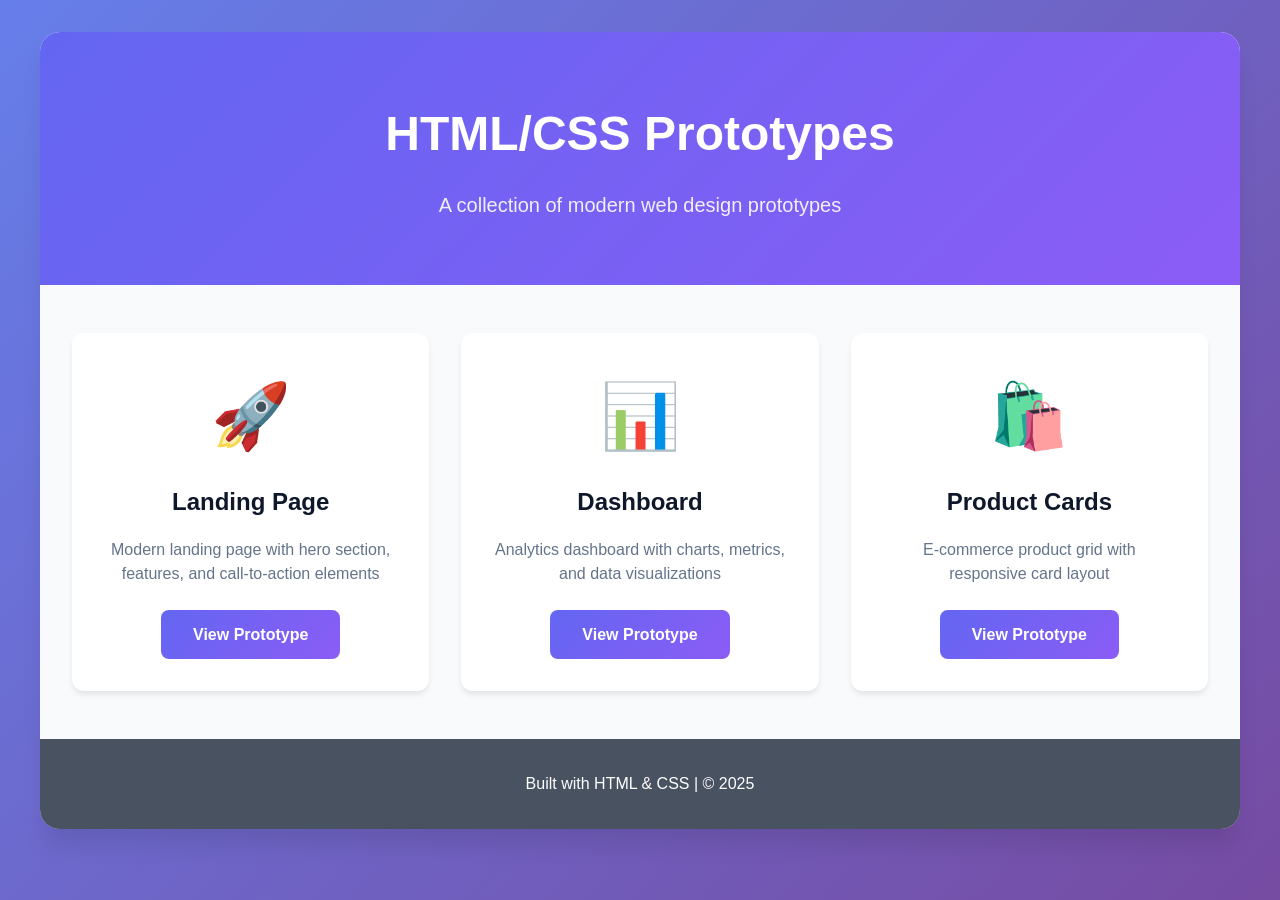
<file: index.html>
<!DOCTYPE html>
<html lang="en">
<head>
    <meta charset="UTF-8">
    <meta name="viewport" content="width=device-width, initial-scale=1.0">
    <title>HTML/CSS Prototypes - Design Gallery</title>
    <link rel="stylesheet" href="css/main.css">
</head>
<body>
    <div class="container">
        <header class="hero">
            <h1>HTML/CSS Prototypes</h1>
            <p class="subtitle">A collection of modern web design prototypes</p>
        </header>

        <main class="prototype-grid">
            <div class="prototype-card">
                <div class="card-icon">🚀</div>
                <h2>Landing Page</h2>
                <p>Modern landing page with hero section, features, and call-to-action elements</p>
                <a href="prototypes/landing/index.html" class="btn">View Prototype</a>
            </div>

            <div class="prototype-card">
                <div class="card-icon">📊</div>
                <h2>Dashboard</h2>
                <p>Analytics dashboard with charts, metrics, and data visualizations</p>
                <a href="prototypes/dashboard/index.html" class="btn">View Prototype</a>
            </div>

            <div class="prototype-card">
                <div class="card-icon">🛍️</div>
                <h2>Product Cards</h2>
                <p>E-commerce product grid with responsive card layout</p>
                <a href="prototypes/products/index.html" class="btn">View Prototype</a>
            </div>
        </main>

        <footer>
            <p>Built with HTML & CSS | © 2025</p>
        </footer>
    </div>
</body>
</html>
</file>
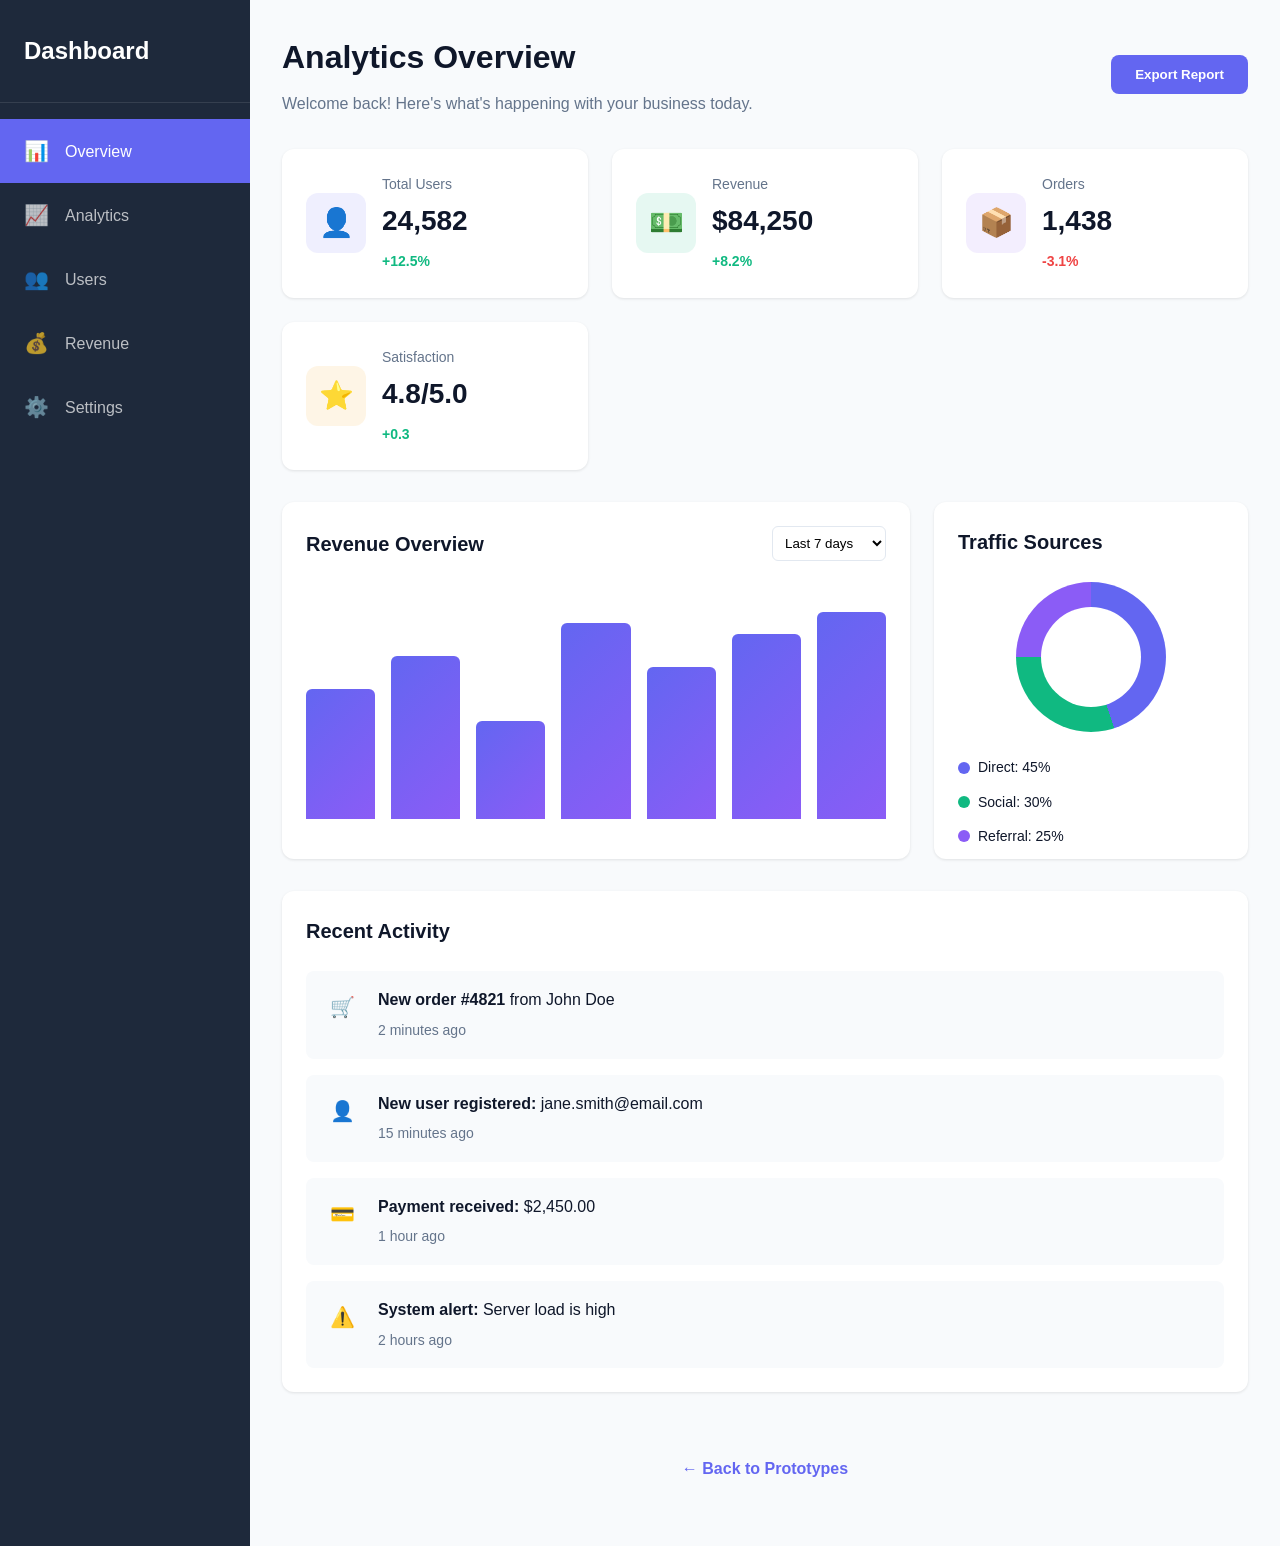
<file: prototypes/dashboard/index.html>
<!DOCTYPE html>
<html lang="en">
<head>
    <meta charset="UTF-8">
    <meta name="viewport" content="width=device-width, initial-scale=1.0">
    <title>Dashboard Prototype</title>
    <link rel="stylesheet" href="style.css">
</head>
<body>
    <div class="dashboard">
        <!-- Sidebar -->
        <aside class="sidebar">
            <div class="sidebar-header">
                <h2>Dashboard</h2>
            </div>
            <nav class="sidebar-nav">
                <a href="#" class="nav-item active">
                    <span class="icon">📊</span>
                    Overview
                </a>
                <a href="#" class="nav-item">
                    <span class="icon">📈</span>
                    Analytics
                </a>
                <a href="#" class="nav-item">
                    <span class="icon">👥</span>
                    Users
                </a>
                <a href="#" class="nav-item">
                    <span class="icon">💰</span>
                    Revenue
                </a>
                <a href="#" class="nav-item">
                    <span class="icon">⚙️</span>
                    Settings
                </a>
            </nav>
        </aside>

        <!-- Main Content -->
        <main class="main-content">
            <!-- Header -->
            <header class="dashboard-header">
                <div class="header-left">
                    <h1>Analytics Overview</h1>
                    <p>Welcome back! Here's what's happening with your business today.</p>
                </div>
                <div class="header-right">
                    <button class="btn">Export Report</button>
                </div>
            </header>

            <!-- Stats Grid -->
            <div class="stats-grid">
                <div class="stat-card">
                    <div class="stat-icon blue">👤</div>
                    <div class="stat-details">
                        <h3>Total Users</h3>
                        <p class="stat-value">24,582</p>
                        <span class="stat-change positive">+12.5%</span>
                    </div>
                </div>
                <div class="stat-card">
                    <div class="stat-icon green">💵</div>
                    <div class="stat-details">
                        <h3>Revenue</h3>
                        <p class="stat-value">$84,250</p>
                        <span class="stat-change positive">+8.2%</span>
                    </div>
                </div>
                <div class="stat-card">
                    <div class="stat-icon purple">📦</div>
                    <div class="stat-details">
                        <h3>Orders</h3>
                        <p class="stat-value">1,438</p>
                        <span class="stat-change negative">-3.1%</span>
                    </div>
                </div>
                <div class="stat-card">
                    <div class="stat-icon orange">⭐</div>
                    <div class="stat-details">
                        <h3>Satisfaction</h3>
                        <p class="stat-value">4.8/5.0</p>
                        <span class="stat-change positive">+0.3</span>
                    </div>
                </div>
            </div>

            <!-- Charts Section -->
            <div class="charts-section">
                <div class="chart-card large">
                    <div class="card-header">
                        <h3>Revenue Overview</h3>
                        <select class="time-selector">
                            <option>Last 7 days</option>
                            <option>Last 30 days</option>
                            <option>Last 90 days</option>
                        </select>
                    </div>
                    <div class="chart-placeholder">
                        <div class="bar-chart">
                            <div class="bar" style="height: 60%"></div>
                            <div class="bar" style="height: 75%"></div>
                            <div class="bar" style="height: 45%"></div>
                            <div class="bar" style="height: 90%"></div>
                            <div class="bar" style="height: 70%"></div>
                            <div class="bar" style="height: 85%"></div>
                            <div class="bar" style="height: 95%"></div>
                        </div>
                    </div>
                </div>

                <div class="chart-card">
                    <div class="card-header">
                        <h3>Traffic Sources</h3>
                    </div>
                    <div class="chart-placeholder">
                        <div class="donut-chart">
                            <div class="donut-hole"></div>
                        </div>
                        <div class="legend">
                            <div class="legend-item">
                                <span class="dot blue"></span>
                                <span>Direct: 45%</span>
                            </div>
                            <div class="legend-item">
                                <span class="dot green"></span>
                                <span>Social: 30%</span>
                            </div>
                            <div class="legend-item">
                                <span class="dot purple"></span>
                                <span>Referral: 25%</span>
                            </div>
                        </div>
                    </div>
                </div>
            </div>

            <!-- Recent Activity -->
            <div class="activity-section">
                <div class="card-header">
                    <h3>Recent Activity</h3>
                </div>
                <div class="activity-list">
                    <div class="activity-item">
                        <div class="activity-icon blue">🛒</div>
                        <div class="activity-content">
                            <p><strong>New order #4821</strong> from John Doe</p>
                            <span class="activity-time">2 minutes ago</span>
                        </div>
                    </div>
                    <div class="activity-item">
                        <div class="activity-icon green">👤</div>
                        <div class="activity-content">
                            <p><strong>New user registered:</strong> jane.smith@email.com</p>
                            <span class="activity-time">15 minutes ago</span>
                        </div>
                    </div>
                    <div class="activity-item">
                        <div class="activity-icon purple">💳</div>
                        <div class="activity-content">
                            <p><strong>Payment received:</strong> $2,450.00</p>
                            <span class="activity-time">1 hour ago</span>
                        </div>
                    </div>
                    <div class="activity-item">
                        <div class="activity-icon orange">⚠️</div>
                        <div class="activity-content">
                            <p><strong>System alert:</strong> Server load is high</p>
                            <span class="activity-time">2 hours ago</span>
                        </div>
                    </div>
                </div>
            </div>

            <!-- Back Link -->
            <div class="back-section">
                <a href="../../index.html" class="back-link">← Back to Prototypes</a>
            </div>
        </main>
    </div>
</body>
</html>
</file>
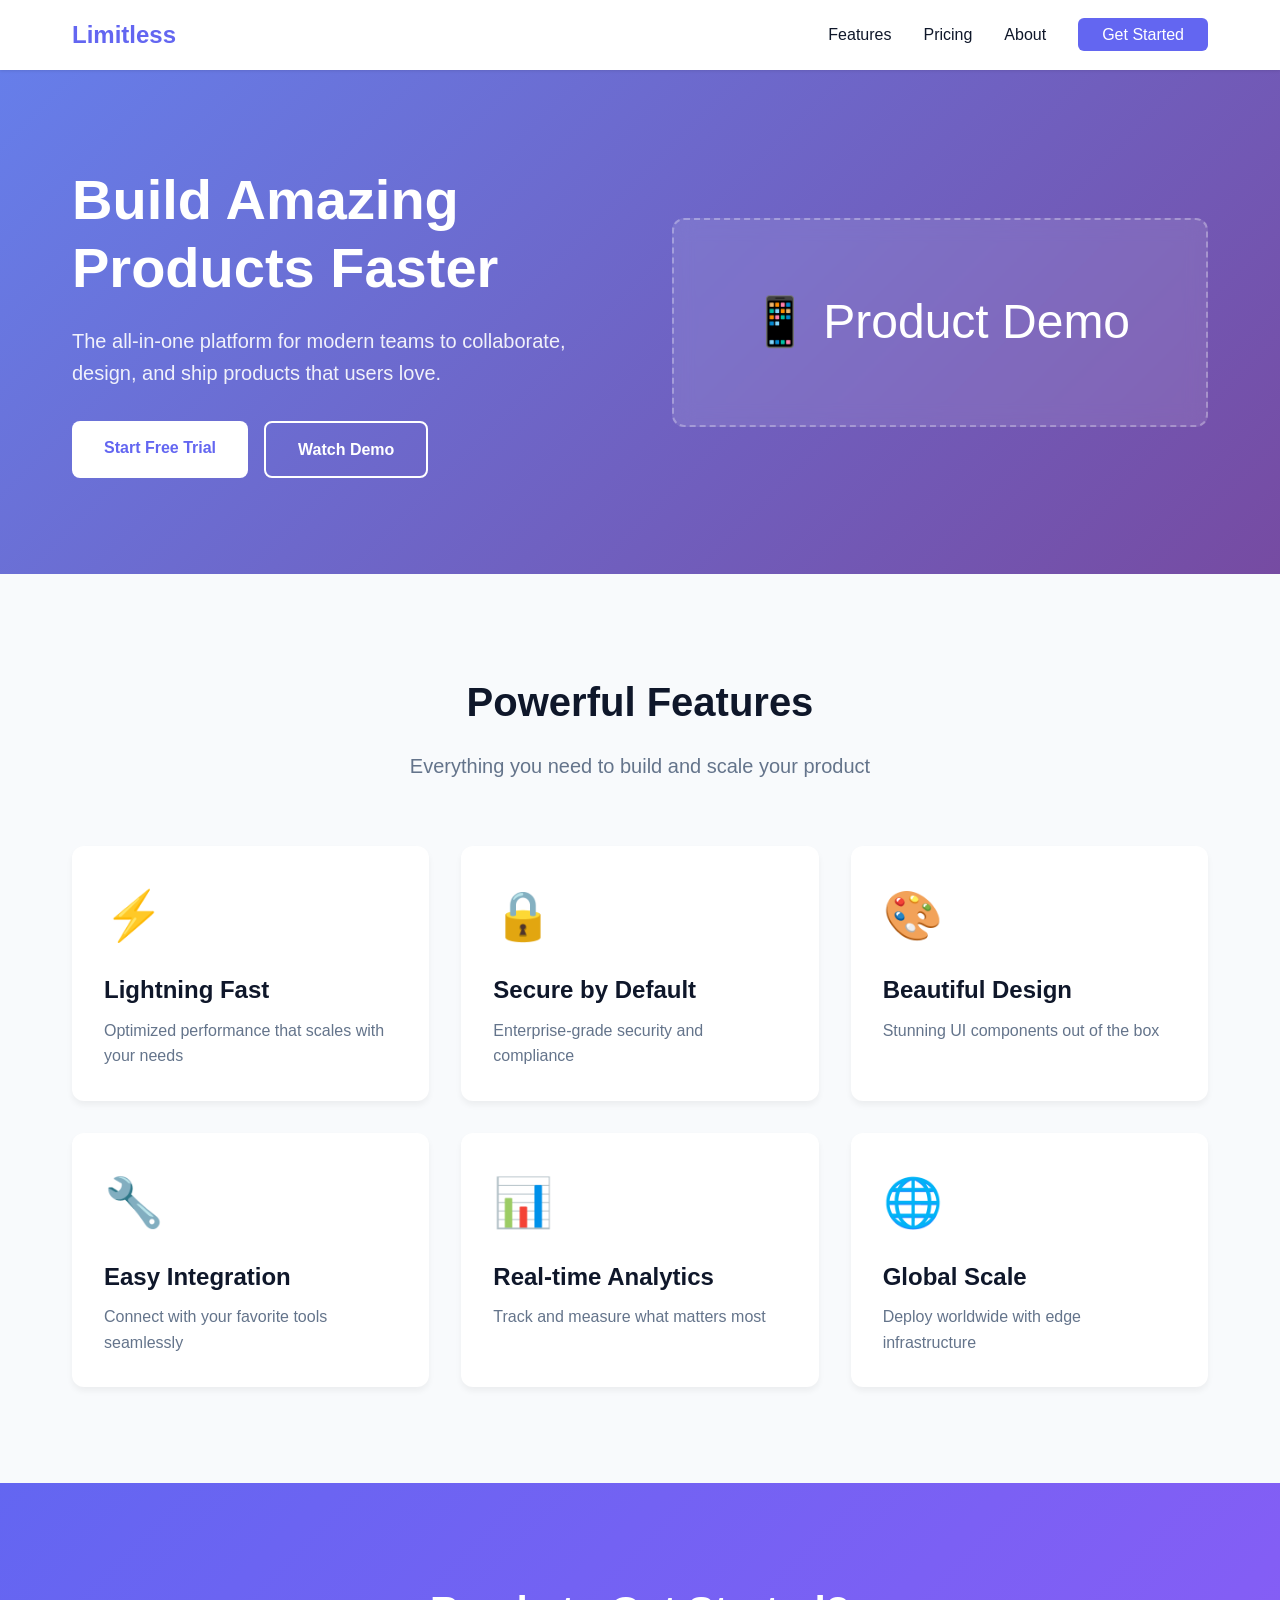
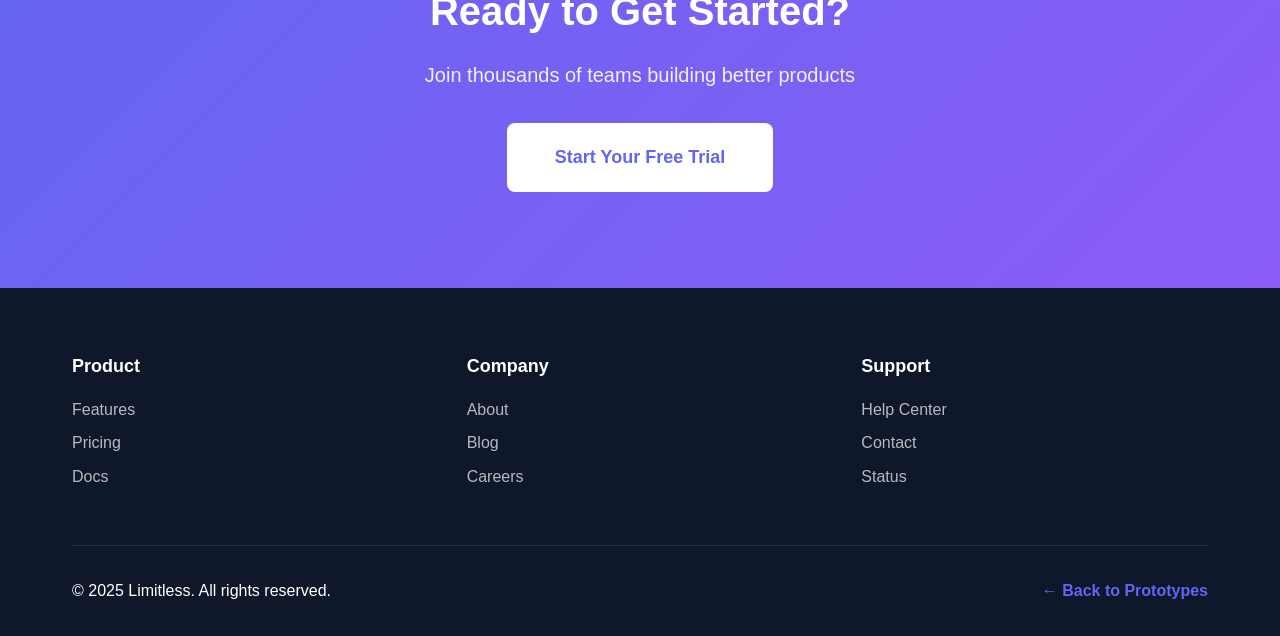
<file: prototypes/landing/index.html>
<!DOCTYPE html>
<html lang="en">
<head>
    <meta charset="UTF-8">
    <meta name="viewport" content="width=device-width, initial-scale=1.0">
    <title>Landing Page Prototype</title>
    <link rel="stylesheet" href="style.css">
</head>
<body>
    <!-- Navigation -->
    <nav class="navbar">
        <div class="container">
            <div class="logo">Limitless</div>
            <ul class="nav-menu">
                <li><a href="#features">Features</a></li>
                <li><a href="#pricing">Pricing</a></li>
                <li><a href="#about">About</a></li>
                <li><a href="#" class="btn-nav">Get Started</a></li>
            </ul>
        </div>
    </nav>

    <!-- Hero Section -->
    <section class="hero">
        <div class="container">
            <div class="hero-content">
                <h1 class="hero-title">Build Amazing Products Faster</h1>
                <p class="hero-subtitle">The all-in-one platform for modern teams to collaborate, design, and ship products that users love.</p>
                <div class="hero-buttons">
                    <a href="#" class="btn btn-primary">Start Free Trial</a>
                    <a href="#" class="btn btn-secondary">Watch Demo</a>
                </div>
            </div>
            <div class="hero-image">
                <div class="placeholder-image">📱 Product Demo</div>
            </div>
        </div>
    </section>

    <!-- Features Section -->
    <section id="features" class="features">
        <div class="container">
            <h2 class="section-title">Powerful Features</h2>
            <p class="section-subtitle">Everything you need to build and scale your product</p>

            <div class="features-grid">
                <div class="feature-card">
                    <div class="feature-icon">⚡</div>
                    <h3>Lightning Fast</h3>
                    <p>Optimized performance that scales with your needs</p>
                </div>
                <div class="feature-card">
                    <div class="feature-icon">🔒</div>
                    <h3>Secure by Default</h3>
                    <p>Enterprise-grade security and compliance</p>
                </div>
                <div class="feature-card">
                    <div class="feature-icon">🎨</div>
                    <h3>Beautiful Design</h3>
                    <p>Stunning UI components out of the box</p>
                </div>
                <div class="feature-card">
                    <div class="feature-icon">🔧</div>
                    <h3>Easy Integration</h3>
                    <p>Connect with your favorite tools seamlessly</p>
                </div>
                <div class="feature-card">
                    <div class="feature-icon">📊</div>
                    <h3>Real-time Analytics</h3>
                    <p>Track and measure what matters most</p>
                </div>
                <div class="feature-card">
                    <div class="feature-icon">🌐</div>
                    <h3>Global Scale</h3>
                    <p>Deploy worldwide with edge infrastructure</p>
                </div>
            </div>
        </div>
    </section>

    <!-- CTA Section -->
    <section class="cta">
        <div class="container">
            <h2>Ready to Get Started?</h2>
            <p>Join thousands of teams building better products</p>
            <a href="#" class="btn btn-large">Start Your Free Trial</a>
        </div>
    </section>

    <!-- Footer -->
    <footer class="footer">
        <div class="container">
            <div class="footer-content">
                <div class="footer-section">
                    <h4>Product</h4>
                    <ul>
                        <li><a href="#">Features</a></li>
                        <li><a href="#">Pricing</a></li>
                        <li><a href="#">Docs</a></li>
                    </ul>
                </div>
                <div class="footer-section">
                    <h4>Company</h4>
                    <ul>
                        <li><a href="#">About</a></li>
                        <li><a href="#">Blog</a></li>
                        <li><a href="#">Careers</a></li>
                    </ul>
                </div>
                <div class="footer-section">
                    <h4>Support</h4>
                    <ul>
                        <li><a href="#">Help Center</a></li>
                        <li><a href="#">Contact</a></li>
                        <li><a href="#">Status</a></li>
                    </ul>
                </div>
            </div>
            <div class="footer-bottom">
                <p>&copy; 2025 Limitless. All rights reserved.</p>
                <a href="../../index.html" class="back-link">← Back to Prototypes</a>
            </div>
        </div>
    </footer>
</body>
</html>
</file>
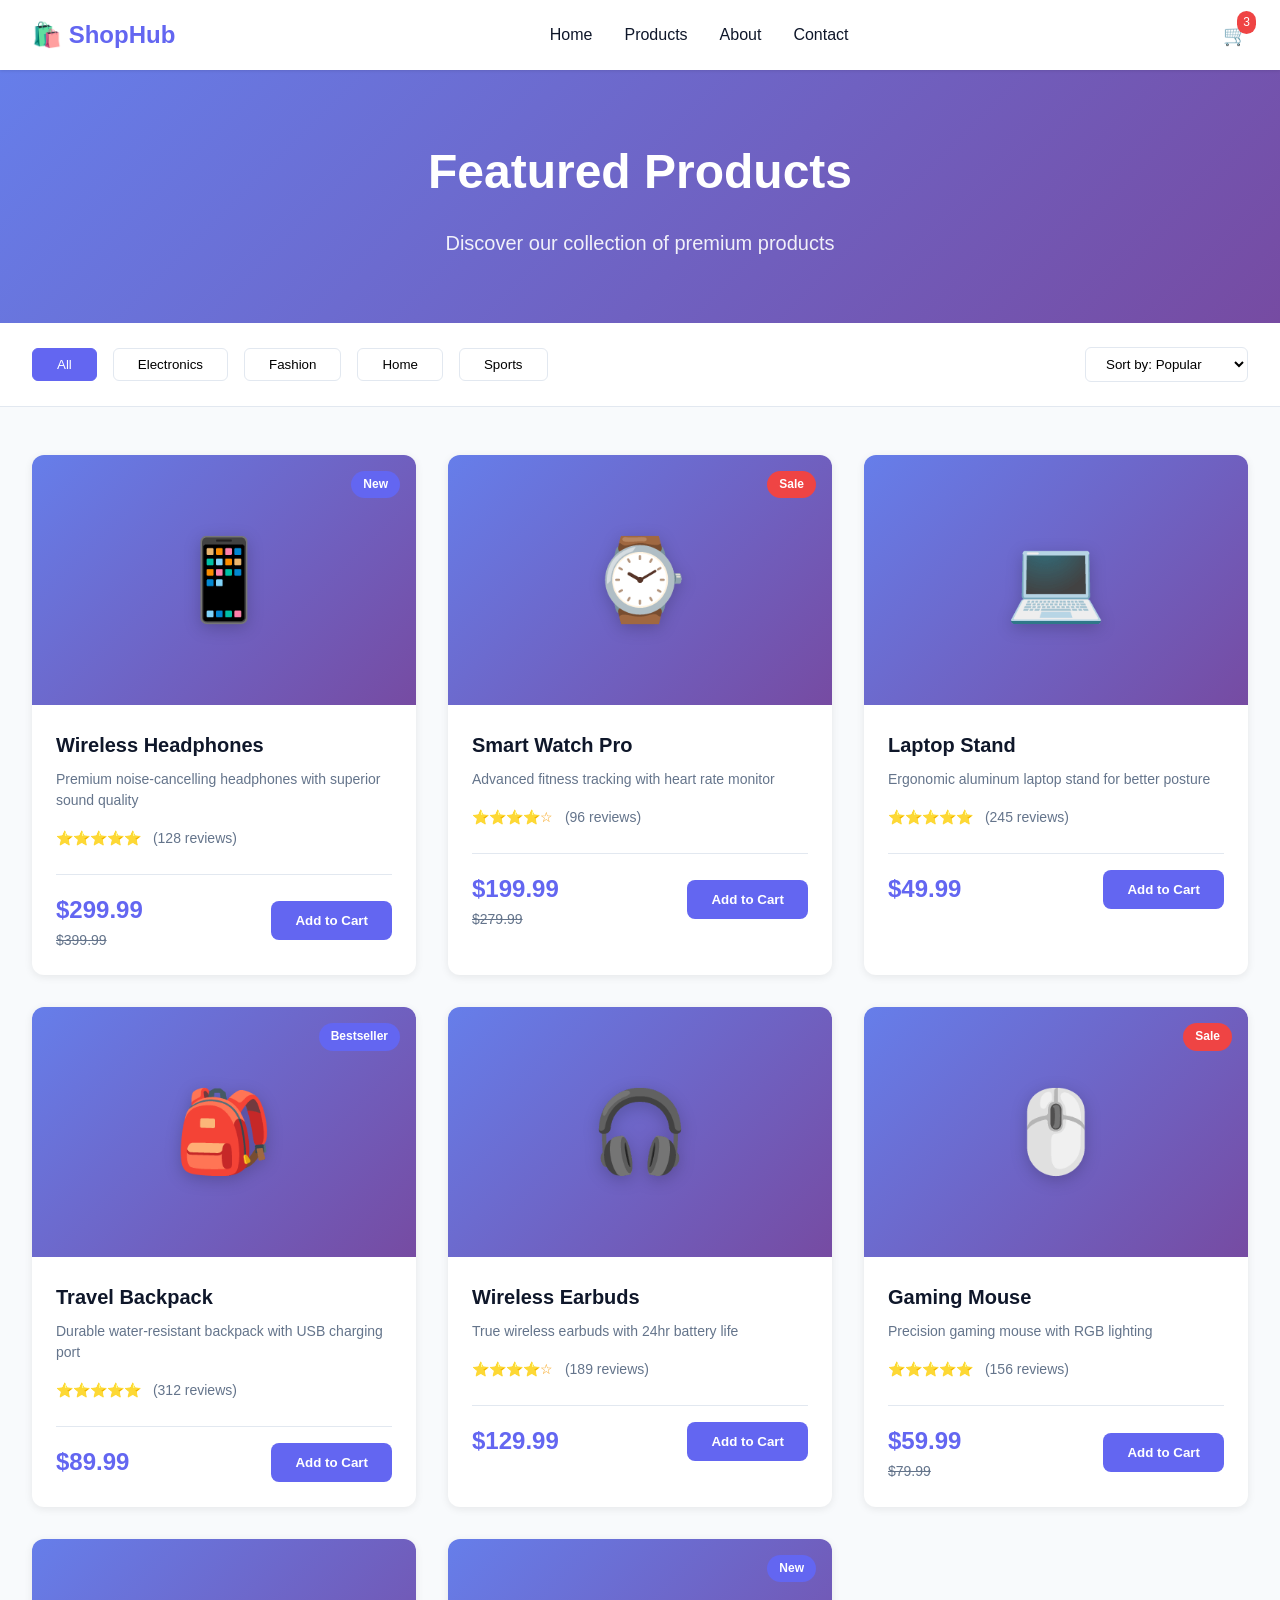
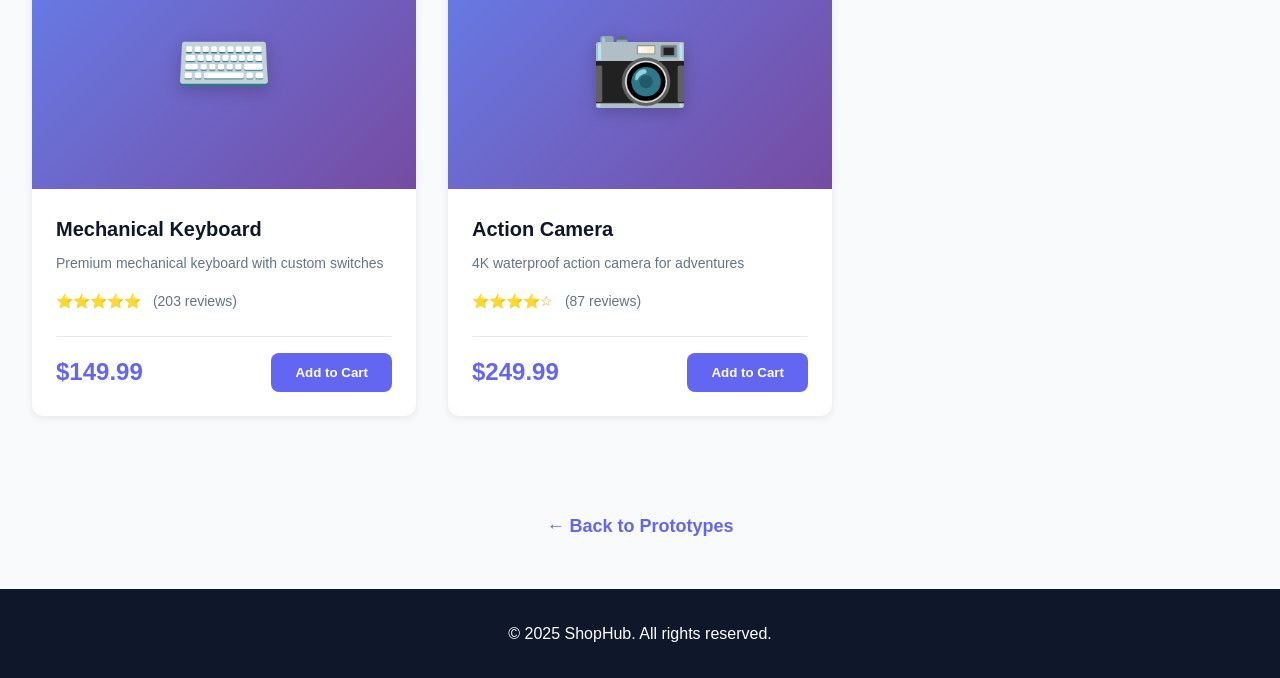
<file: prototypes/products/index.html>
<!DOCTYPE html>
<html lang="en">
<head>
    <meta charset="UTF-8">
    <meta name="viewport" content="width=device-width, initial-scale=1.0">
    <title>Product Cards Prototype</title>
    <link rel="stylesheet" href="style.css">
</head>
<body>
    <!-- Header -->
    <header class="site-header">
        <div class="container">
            <nav class="navbar">
                <div class="logo">🛍️ ShopHub</div>
                <div class="nav-links">
                    <a href="#">Home</a>
                    <a href="#">Products</a>
                    <a href="#">About</a>
                    <a href="#">Contact</a>
                </div>
                <div class="cart-icon">
                    🛒 <span class="cart-count">3</span>
                </div>
            </nav>
        </div>
    </header>

    <!-- Hero Section -->
    <section class="hero-section">
        <div class="container">
            <h1>Featured Products</h1>
            <p>Discover our collection of premium products</p>
        </div>
    </section>

    <!-- Filters -->
    <section class="filters-section">
        <div class="container">
            <div class="filters">
                <button class="filter-btn active">All</button>
                <button class="filter-btn">Electronics</button>
                <button class="filter-btn">Fashion</button>
                <button class="filter-btn">Home</button>
                <button class="filter-btn">Sports</button>
            </div>
            <select class="sort-select">
                <option>Sort by: Popular</option>
                <option>Price: Low to High</option>
                <option>Price: High to Low</option>
                <option>Newest</option>
            </select>
        </div>
    </section>

    <!-- Products Grid -->
    <section class="products-section">
        <div class="container">
            <div class="products-grid">
                <!-- Product Card 1 -->
                <div class="product-card">
                    <div class="product-badge">New</div>
                    <div class="product-image">
                        <div class="image-placeholder">📱</div>
                    </div>
                    <div class="product-info">
                        <h3 class="product-title">Wireless Headphones</h3>
                        <p class="product-description">Premium noise-cancelling headphones with superior sound quality</p>
                        <div class="product-rating">
                            ⭐⭐⭐⭐⭐ <span>(128 reviews)</span>
                        </div>
                        <div class="product-footer">
                            <div class="product-price">
                                <span class="price">$299.99</span>
                                <span class="original-price">$399.99</span>
                            </div>
                            <button class="add-to-cart">Add to Cart</button>
                        </div>
                    </div>
                </div>

                <!-- Product Card 2 -->
                <div class="product-card">
                    <div class="product-badge sale">Sale</div>
                    <div class="product-image">
                        <div class="image-placeholder">⌚</div>
                    </div>
                    <div class="product-info">
                        <h3 class="product-title">Smart Watch Pro</h3>
                        <p class="product-description">Advanced fitness tracking with heart rate monitor</p>
                        <div class="product-rating">
                            ⭐⭐⭐⭐☆ <span>(96 reviews)</span>
                        </div>
                        <div class="product-footer">
                            <div class="product-price">
                                <span class="price">$199.99</span>
                                <span class="original-price">$279.99</span>
                            </div>
                            <button class="add-to-cart">Add to Cart</button>
                        </div>
                    </div>
                </div>

                <!-- Product Card 3 -->
                <div class="product-card">
                    <div class="product-image">
                        <div class="image-placeholder">💻</div>
                    </div>
                    <div class="product-info">
                        <h3 class="product-title">Laptop Stand</h3>
                        <p class="product-description">Ergonomic aluminum laptop stand for better posture</p>
                        <div class="product-rating">
                            ⭐⭐⭐⭐⭐ <span>(245 reviews)</span>
                        </div>
                        <div class="product-footer">
                            <div class="product-price">
                                <span class="price">$49.99</span>
                            </div>
                            <button class="add-to-cart">Add to Cart</button>
                        </div>
                    </div>
                </div>

                <!-- Product Card 4 -->
                <div class="product-card">
                    <div class="product-badge">Bestseller</div>
                    <div class="product-image">
                        <div class="image-placeholder">🎒</div>
                    </div>
                    <div class="product-info">
                        <h3 class="product-title">Travel Backpack</h3>
                        <p class="product-description">Durable water-resistant backpack with USB charging port</p>
                        <div class="product-rating">
                            ⭐⭐⭐⭐⭐ <span>(312 reviews)</span>
                        </div>
                        <div class="product-footer">
                            <div class="product-price">
                                <span class="price">$89.99</span>
                            </div>
                            <button class="add-to-cart">Add to Cart</button>
                        </div>
                    </div>
                </div>

                <!-- Product Card 5 -->
                <div class="product-card">
                    <div class="product-image">
                        <div class="image-placeholder">🎧</div>
                    </div>
                    <div class="product-info">
                        <h3 class="product-title">Wireless Earbuds</h3>
                        <p class="product-description">True wireless earbuds with 24hr battery life</p>
                        <div class="product-rating">
                            ⭐⭐⭐⭐☆ <span>(189 reviews)</span>
                        </div>
                        <div class="product-footer">
                            <div class="product-price">
                                <span class="price">$129.99</span>
                            </div>
                            <button class="add-to-cart">Add to Cart</button>
                        </div>
                    </div>
                </div>

                <!-- Product Card 6 -->
                <div class="product-card">
                    <div class="product-badge sale">Sale</div>
                    <div class="product-image">
                        <div class="image-placeholder">🖱️</div>
                    </div>
                    <div class="product-info">
                        <h3 class="product-title">Gaming Mouse</h3>
                        <p class="product-description">Precision gaming mouse with RGB lighting</p>
                        <div class="product-rating">
                            ⭐⭐⭐⭐⭐ <span>(156 reviews)</span>
                        </div>
                        <div class="product-footer">
                            <div class="product-price">
                                <span class="price">$59.99</span>
                                <span class="original-price">$79.99</span>
                            </div>
                            <button class="add-to-cart">Add to Cart</button>
                        </div>
                    </div>
                </div>

                <!-- Product Card 7 -->
                <div class="product-card">
                    <div class="product-image">
                        <div class="image-placeholder">⌨️</div>
                    </div>
                    <div class="product-info">
                        <h3 class="product-title">Mechanical Keyboard</h3>
                        <p class="product-description">Premium mechanical keyboard with custom switches</p>
                        <div class="product-rating">
                            ⭐⭐⭐⭐⭐ <span>(203 reviews)</span>
                        </div>
                        <div class="product-footer">
                            <div class="product-price">
                                <span class="price">$149.99</span>
                            </div>
                            <button class="add-to-cart">Add to Cart</button>
                        </div>
                    </div>
                </div>

                <!-- Product Card 8 -->
                <div class="product-card">
                    <div class="product-badge">New</div>
                    <div class="product-image">
                        <div class="image-placeholder">📷</div>
                    </div>
                    <div class="product-info">
                        <h3 class="product-title">Action Camera</h3>
                        <p class="product-description">4K waterproof action camera for adventures</p>
                        <div class="product-rating">
                            ⭐⭐⭐⭐☆ <span>(87 reviews)</span>
                        </div>
                        <div class="product-footer">
                            <div class="product-price">
                                <span class="price">$249.99</span>
                            </div>
                            <button class="add-to-cart">Add to Cart</button>
                        </div>
                    </div>
                </div>
            </div>
        </div>
    </section>

    <!-- Back Link -->
    <section class="back-section">
        <div class="container">
            <a href="../../index.html" class="back-link">← Back to Prototypes</a>
        </div>
    </section>

    <!-- Footer -->
    <footer class="footer">
        <div class="container">
            <p>&copy; 2025 ShopHub. All rights reserved.</p>
        </div>
    </footer>
</body>
</html>
</file>
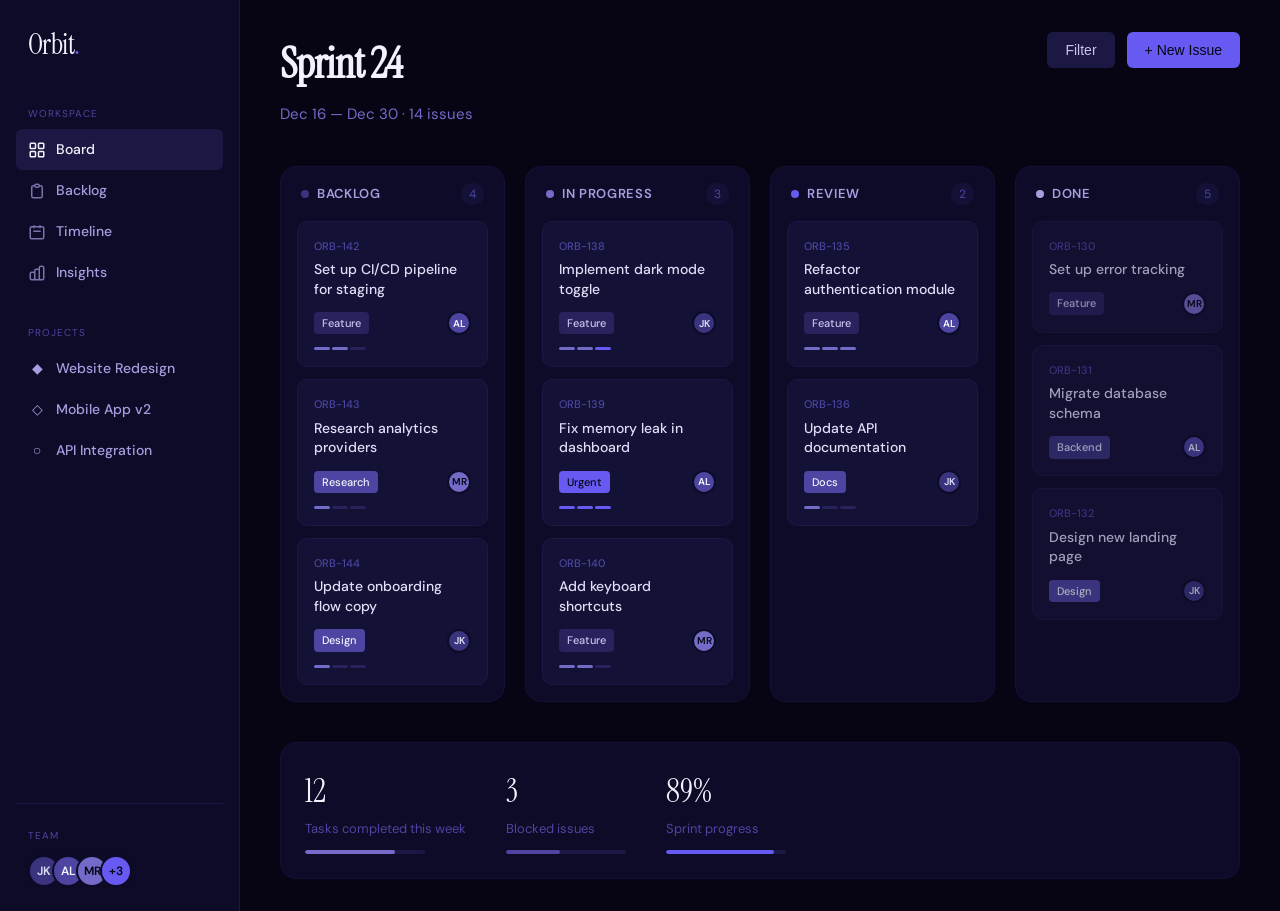
<file: pm-color-theory/01-monochromatic-indigo.html>
<!DOCTYPE html>
<html lang="en">
<head>
  <meta charset="UTF-8">
  <meta name="viewport" content="width=device-width, initial-scale=1.0">
  <title>Orbit — Monochromatic Indigo</title>
  <link rel="preconnect" href="https://fonts.googleapis.com">
  <link rel="preconnect" href="https://fonts.gstatic.com" crossorigin>
  <link href="https://fonts.googleapis.com/css2?family=Instrument+Serif:ital@0;1&family=DM+Sans:wght@400;500;600&display=swap" rel="stylesheet">
  <style>
    /*
     * COLOR THEORY: MONOCHROMATIC
     * Using a single hue (indigo ~240°) with variations in:
     * - Lightness: 5% to 95%
     * - Saturation: 15% to 85%
     * Creates depth through tonal contrast while maintaining visual unity
     */

    :root {
      /* Indigo scale - same hue (245°), varying saturation and lightness */
      --indigo-950: hsl(245, 58%, 5%);
      --indigo-900: hsl(245, 55%, 10%);
      --indigo-850: hsl(245, 52%, 14%);
      --indigo-800: hsl(245, 48%, 18%);
      --indigo-700: hsl(245, 45%, 25%);
      --indigo-600: hsl(245, 42%, 35%);
      --indigo-500: hsl(245, 40%, 45%);
      --indigo-400: hsl(245, 45%, 60%);
      --indigo-300: hsl(245, 50%, 75%);
      --indigo-200: hsl(245, 55%, 85%);
      --indigo-100: hsl(245, 60%, 92%);
      --indigo-50: hsl(245, 65%, 97%);

      /* Accent - same hue, high saturation for emphasis */
      --accent: hsl(245, 85%, 65%);
      --accent-glow: hsl(245, 90%, 70%);

      --font-display: 'Instrument Serif', Georgia, serif;
      --font-body: 'DM Sans', -apple-system, sans-serif;

      --radius-sm: 6px;
      --radius-md: 10px;
      --radius-lg: 16px;
    }

    * {
      margin: 0;
      padding: 0;
      box-sizing: border-box;
    }

    body {
      font-family: var(--font-body);
      background: var(--indigo-950);
      color: var(--indigo-200);
      min-height: 100vh;
      line-height: 1.5;
    }

    /* Layout */
    .app {
      display: grid;
      grid-template-columns: 240px 1fr;
      min-height: 100vh;
    }

    /* Sidebar */
    .sidebar {
      background: var(--indigo-900);
      border-right: 1px solid var(--indigo-800);
      padding: 24px 16px;
      display: flex;
      flex-direction: column;
    }

    .logo {
      font-family: var(--font-display);
      font-size: 28px;
      color: var(--indigo-50);
      margin-bottom: 40px;
      padding-left: 12px;
      letter-spacing: -0.02em;
    }

    .logo span {
      color: var(--accent);
    }

    .nav-section {
      margin-bottom: 32px;
    }

    .nav-label {
      font-size: 10px;
      text-transform: uppercase;
      letter-spacing: 0.1em;
      color: var(--indigo-500);
      padding: 0 12px;
      margin-bottom: 8px;
    }

    .nav-item {
      display: flex;
      align-items: center;
      gap: 10px;
      padding: 10px 12px;
      border-radius: var(--radius-sm);
      color: var(--indigo-300);
      font-size: 14px;
      font-weight: 500;
      cursor: pointer;
      transition: all 0.15s ease;
    }

    .nav-item:hover {
      background: var(--indigo-850);
      color: var(--indigo-100);
    }

    .nav-item.active {
      background: var(--indigo-800);
      color: var(--indigo-50);
    }

    .nav-icon {
      width: 18px;
      height: 18px;
      opacity: 0.7;
    }

    .nav-item.active .nav-icon {
      opacity: 1;
    }

    .team-section {
      margin-top: auto;
      padding-top: 24px;
      border-top: 1px solid var(--indigo-800);
    }

    .team-avatars {
      display: flex;
      padding: 0 12px;
      margin-top: 12px;
    }

    .avatar {
      width: 32px;
      height: 32px;
      border-radius: 50%;
      border: 2px solid var(--indigo-900);
      margin-left: -8px;
      display: flex;
      align-items: center;
      justify-content: center;
      font-size: 12px;
      font-weight: 600;
    }

    .avatar:first-child { margin-left: 0; }
    .avatar-1 { background: var(--indigo-600); color: var(--indigo-100); }
    .avatar-2 { background: var(--indigo-500); color: var(--indigo-50); }
    .avatar-3 { background: var(--indigo-400); color: var(--indigo-950); }
    .avatar-4 { background: var(--accent); color: var(--indigo-950); }

    /* Main content */
    .main {
      padding: 32px 40px;
      overflow-y: auto;
    }

    .header {
      display: flex;
      justify-content: space-between;
      align-items: flex-start;
      margin-bottom: 40px;
    }

    .page-title {
      font-family: var(--font-display);
      font-size: 42px;
      color: var(--indigo-50);
      letter-spacing: -0.02em;
      margin-bottom: 8px;
    }

    .page-subtitle {
      color: var(--indigo-400);
      font-size: 15px;
    }

    .header-actions {
      display: flex;
      gap: 12px;
    }

    .btn {
      padding: 10px 18px;
      border-radius: var(--radius-sm);
      font-size: 14px;
      font-weight: 500;
      cursor: pointer;
      border: none;
      transition: all 0.15s ease;
    }

    .btn-secondary {
      background: var(--indigo-800);
      color: var(--indigo-200);
    }

    .btn-secondary:hover {
      background: var(--indigo-700);
      color: var(--indigo-100);
    }

    .btn-primary {
      background: var(--accent);
      color: var(--indigo-950);
    }

    .btn-primary:hover {
      background: var(--accent-glow);
      box-shadow: 0 4px 20px hsla(245, 85%, 65%, 0.3);
    }

    /* Board */
    .board {
      display: grid;
      grid-template-columns: repeat(4, 1fr);
      gap: 20px;
    }

    .column {
      background: var(--indigo-900);
      border-radius: var(--radius-lg);
      padding: 16px;
      border: 1px solid var(--indigo-850);
    }

    .column-header {
      display: flex;
      align-items: center;
      justify-content: space-between;
      margin-bottom: 16px;
      padding: 0 4px;
    }

    .column-title {
      display: flex;
      align-items: center;
      gap: 8px;
      font-size: 13px;
      font-weight: 600;
      color: var(--indigo-300);
      text-transform: uppercase;
      letter-spacing: 0.05em;
    }

    .column-dot {
      width: 8px;
      height: 8px;
      border-radius: 50%;
    }

    .dot-backlog { background: var(--indigo-600); }
    .dot-progress { background: var(--indigo-400); }
    .dot-review { background: var(--accent); }
    .dot-done { background: var(--indigo-300); }

    .column-count {
      font-size: 12px;
      color: var(--indigo-500);
      background: var(--indigo-850);
      padding: 2px 8px;
      border-radius: 10px;
    }

    .cards {
      display: flex;
      flex-direction: column;
      gap: 12px;
    }

    .card {
      background: var(--indigo-850);
      border-radius: var(--radius-md);
      padding: 16px;
      border: 1px solid var(--indigo-800);
      transition: all 0.2s ease;
    }

    .card:hover {
      border-color: var(--indigo-700);
      transform: translateY(-2px);
      box-shadow: 0 8px 24px hsla(245, 58%, 5%, 0.5);
    }

    .card-id {
      font-size: 11px;
      color: var(--indigo-500);
      font-weight: 500;
      margin-bottom: 6px;
    }

    .card-title {
      font-size: 14px;
      color: var(--indigo-100);
      font-weight: 500;
      margin-bottom: 12px;
      line-height: 1.4;
    }

    .card-meta {
      display: flex;
      align-items: center;
      justify-content: space-between;
    }

    .card-tags {
      display: flex;
      gap: 6px;
    }

    .tag {
      font-size: 11px;
      padding: 3px 8px;
      border-radius: 4px;
      font-weight: 500;
    }

    /* Tags using monochromatic variations */
    .tag-feature { background: var(--indigo-700); color: var(--indigo-200); }
    .tag-bug { background: var(--indigo-600); color: var(--indigo-100); }
    .tag-design { background: var(--indigo-500); color: var(--indigo-50); }
    .tag-urgent { background: var(--accent); color: var(--indigo-950); }

    .card-assignee {
      width: 24px;
      height: 24px;
      border-radius: 50%;
      font-size: 10px;
      display: flex;
      align-items: center;
      justify-content: center;
      font-weight: 600;
    }

    .card-priority {
      display: flex;
      gap: 2px;
      margin-top: 12px;
    }

    .priority-bar {
      width: 16px;
      height: 3px;
      border-radius: 2px;
      background: var(--indigo-700);
    }

    .priority-bar.filled {
      background: var(--indigo-400);
    }

    .priority-bar.filled.high {
      background: var(--accent);
    }

    /* Footer stats */
    .stats {
      display: flex;
      gap: 40px;
      margin-top: 40px;
      padding: 24px;
      background: var(--indigo-900);
      border-radius: var(--radius-lg);
      border: 1px solid var(--indigo-850);
    }

    .stat {
      display: flex;
      flex-direction: column;
      gap: 4px;
    }

    .stat-value {
      font-family: var(--font-display);
      font-size: 32px;
      color: var(--indigo-50);
    }

    .stat-label {
      font-size: 13px;
      color: var(--indigo-500);
    }

    .stat-bar {
      width: 120px;
      height: 4px;
      background: var(--indigo-800);
      border-radius: 2px;
      margin-top: 8px;
      overflow: hidden;
    }

    .stat-bar-fill {
      height: 100%;
      border-radius: 2px;
    }

    .fill-1 { width: 75%; background: var(--indigo-400); }
    .fill-2 { width: 45%; background: var(--indigo-500); }
    .fill-3 { width: 90%; background: var(--accent); }
  </style>
</head>
<body>
  <div class="app">
    <aside class="sidebar">
      <div class="logo">Orbit<span>.</span></div>

      <nav class="nav-section">
        <div class="nav-label">Workspace</div>
        <div class="nav-item active">
          <svg class="nav-icon" fill="none" viewBox="0 0 24 24" stroke="currentColor" stroke-width="2">
            <rect x="3" y="3" width="7" height="7" rx="1"/>
            <rect x="14" y="3" width="7" height="7" rx="1"/>
            <rect x="3" y="14" width="7" height="7" rx="1"/>
            <rect x="14" y="14" width="7" height="7" rx="1"/>
          </svg>
          Board
        </div>
        <div class="nav-item">
          <svg class="nav-icon" fill="none" viewBox="0 0 24 24" stroke="currentColor" stroke-width="2">
            <path d="M9 5H7a2 2 0 00-2 2v12a2 2 0 002 2h10a2 2 0 002-2V7a2 2 0 00-2-2h-2M9 5a2 2 0 002 2h2a2 2 0 002-2M9 5a2 2 0 012-2h2a2 2 0 012 2"/>
          </svg>
          Backlog
        </div>
        <div class="nav-item">
          <svg class="nav-icon" fill="none" viewBox="0 0 24 24" stroke="currentColor" stroke-width="2">
            <path d="M8 7V3m8 4V3m-9 8h10M5 21h14a2 2 0 002-2V7a2 2 0 00-2-2H5a2 2 0 00-2 2v12a2 2 0 002 2z"/>
          </svg>
          Timeline
        </div>
        <div class="nav-item">
          <svg class="nav-icon" fill="none" viewBox="0 0 24 24" stroke="currentColor" stroke-width="2">
            <path d="M9 19v-6a2 2 0 00-2-2H5a2 2 0 00-2 2v6a2 2 0 002 2h2a2 2 0 002-2zm0 0V9a2 2 0 012-2h2a2 2 0 012 2v10m-6 0a2 2 0 002 2h2a2 2 0 002-2m0 0V5a2 2 0 012-2h2a2 2 0 012 2v14a2 2 0 01-2 2h-2a2 2 0 01-2-2z"/>
          </svg>
          Insights
        </div>
      </nav>

      <nav class="nav-section">
        <div class="nav-label">Projects</div>
        <div class="nav-item">
          <span style="width: 18px; text-align: center;">◆</span>
          Website Redesign
        </div>
        <div class="nav-item">
          <span style="width: 18px; text-align: center;">◇</span>
          Mobile App v2
        </div>
        <div class="nav-item">
          <span style="width: 18px; text-align: center;">○</span>
          API Integration
        </div>
      </nav>

      <div class="team-section">
        <div class="nav-label">Team</div>
        <div class="team-avatars">
          <div class="avatar avatar-1">JK</div>
          <div class="avatar avatar-2">AL</div>
          <div class="avatar avatar-3">MR</div>
          <div class="avatar avatar-4">+3</div>
        </div>
      </div>
    </aside>

    <main class="main">
      <header class="header">
        <div>
          <h1 class="page-title">Sprint 24</h1>
          <p class="page-subtitle">Dec 16 — Dec 30 · 14 issues</p>
        </div>
        <div class="header-actions">
          <button class="btn btn-secondary">Filter</button>
          <button class="btn btn-primary">+ New Issue</button>
        </div>
      </header>

      <div class="board">
        <div class="column">
          <div class="column-header">
            <div class="column-title">
              <span class="column-dot dot-backlog"></span>
              Backlog
            </div>
            <span class="column-count">4</span>
          </div>
          <div class="cards">
            <div class="card">
              <div class="card-id">ORB-142</div>
              <div class="card-title">Set up CI/CD pipeline for staging</div>
              <div class="card-meta">
                <div class="card-tags">
                  <span class="tag tag-feature">Feature</span>
                </div>
                <div class="avatar avatar-2" style="width:24px;height:24px;font-size:10px;">AL</div>
              </div>
              <div class="card-priority">
                <span class="priority-bar filled"></span>
                <span class="priority-bar filled"></span>
                <span class="priority-bar"></span>
              </div>
            </div>
            <div class="card">
              <div class="card-id">ORB-143</div>
              <div class="card-title">Research analytics providers</div>
              <div class="card-meta">
                <div class="card-tags">
                  <span class="tag tag-design">Research</span>
                </div>
                <div class="avatar avatar-3" style="width:24px;height:24px;font-size:10px;">MR</div>
              </div>
              <div class="card-priority">
                <span class="priority-bar filled"></span>
                <span class="priority-bar"></span>
                <span class="priority-bar"></span>
              </div>
            </div>
            <div class="card">
              <div class="card-id">ORB-144</div>
              <div class="card-title">Update onboarding flow copy</div>
              <div class="card-meta">
                <div class="card-tags">
                  <span class="tag tag-design">Design</span>
                </div>
                <div class="avatar avatar-1" style="width:24px;height:24px;font-size:10px;">JK</div>
              </div>
              <div class="card-priority">
                <span class="priority-bar filled"></span>
                <span class="priority-bar"></span>
                <span class="priority-bar"></span>
              </div>
            </div>
          </div>
        </div>

        <div class="column">
          <div class="column-header">
            <div class="column-title">
              <span class="column-dot dot-progress"></span>
              In Progress
            </div>
            <span class="column-count">3</span>
          </div>
          <div class="cards">
            <div class="card">
              <div class="card-id">ORB-138</div>
              <div class="card-title">Implement dark mode toggle</div>
              <div class="card-meta">
                <div class="card-tags">
                  <span class="tag tag-feature">Feature</span>
                </div>
                <div class="avatar avatar-1" style="width:24px;height:24px;font-size:10px;">JK</div>
              </div>
              <div class="card-priority">
                <span class="priority-bar filled"></span>
                <span class="priority-bar filled"></span>
                <span class="priority-bar filled high"></span>
              </div>
            </div>
            <div class="card">
              <div class="card-id">ORB-139</div>
              <div class="card-title">Fix memory leak in dashboard</div>
              <div class="card-meta">
                <div class="card-tags">
                  <span class="tag tag-urgent">Urgent</span>
                </div>
                <div class="avatar avatar-2" style="width:24px;height:24px;font-size:10px;">AL</div>
              </div>
              <div class="card-priority">
                <span class="priority-bar filled high"></span>
                <span class="priority-bar filled high"></span>
                <span class="priority-bar filled high"></span>
              </div>
            </div>
            <div class="card">
              <div class="card-id">ORB-140</div>
              <div class="card-title">Add keyboard shortcuts</div>
              <div class="card-meta">
                <div class="card-tags">
                  <span class="tag tag-feature">Feature</span>
                </div>
                <div class="avatar avatar-3" style="width:24px;height:24px;font-size:10px;">MR</div>
              </div>
              <div class="card-priority">
                <span class="priority-bar filled"></span>
                <span class="priority-bar filled"></span>
                <span class="priority-bar"></span>
              </div>
            </div>
          </div>
        </div>

        <div class="column">
          <div class="column-header">
            <div class="column-title">
              <span class="column-dot dot-review"></span>
              Review
            </div>
            <span class="column-count">2</span>
          </div>
          <div class="cards">
            <div class="card">
              <div class="card-id">ORB-135</div>
              <div class="card-title">Refactor authentication module</div>
              <div class="card-meta">
                <div class="card-tags">
                  <span class="tag tag-feature">Feature</span>
                </div>
                <div class="avatar avatar-2" style="width:24px;height:24px;font-size:10px;">AL</div>
              </div>
              <div class="card-priority">
                <span class="priority-bar filled"></span>
                <span class="priority-bar filled"></span>
                <span class="priority-bar filled"></span>
              </div>
            </div>
            <div class="card">
              <div class="card-id">ORB-136</div>
              <div class="card-title">Update API documentation</div>
              <div class="card-meta">
                <div class="card-tags">
                  <span class="tag tag-design">Docs</span>
                </div>
                <div class="avatar avatar-1" style="width:24px;height:24px;font-size:10px;">JK</div>
              </div>
              <div class="card-priority">
                <span class="priority-bar filled"></span>
                <span class="priority-bar"></span>
                <span class="priority-bar"></span>
              </div>
            </div>
          </div>
        </div>

        <div class="column">
          <div class="column-header">
            <div class="column-title">
              <span class="column-dot dot-done"></span>
              Done
            </div>
            <span class="column-count">5</span>
          </div>
          <div class="cards">
            <div class="card" style="opacity: 0.7;">
              <div class="card-id">ORB-130</div>
              <div class="card-title">Set up error tracking</div>
              <div class="card-meta">
                <div class="card-tags">
                  <span class="tag tag-feature">Feature</span>
                </div>
                <div class="avatar avatar-3" style="width:24px;height:24px;font-size:10px;">MR</div>
              </div>
            </div>
            <div class="card" style="opacity: 0.7;">
              <div class="card-id">ORB-131</div>
              <div class="card-title">Migrate database schema</div>
              <div class="card-meta">
                <div class="card-tags">
                  <span class="tag tag-bug">Backend</span>
                </div>
                <div class="avatar avatar-2" style="width:24px;height:24px;font-size:10px;">AL</div>
              </div>
            </div>
            <div class="card" style="opacity: 0.7;">
              <div class="card-id">ORB-132</div>
              <div class="card-title">Design new landing page</div>
              <div class="card-meta">
                <div class="card-tags">
                  <span class="tag tag-design">Design</span>
                </div>
                <div class="avatar avatar-1" style="width:24px;height:24px;font-size:10px;">JK</div>
              </div>
            </div>
          </div>
        </div>
      </div>

      <div class="stats">
        <div class="stat">
          <div class="stat-value">12</div>
          <div class="stat-label">Tasks completed this week</div>
          <div class="stat-bar"><div class="stat-bar-fill fill-1"></div></div>
        </div>
        <div class="stat">
          <div class="stat-value">3</div>
          <div class="stat-label">Blocked issues</div>
          <div class="stat-bar"><div class="stat-bar-fill fill-2"></div></div>
        </div>
        <div class="stat">
          <div class="stat-value">89%</div>
          <div class="stat-label">Sprint progress</div>
          <div class="stat-bar"><div class="stat-bar-fill fill-3"></div></div>
        </div>
      </div>
    </main>
  </div>
</body>
</html>
</file>
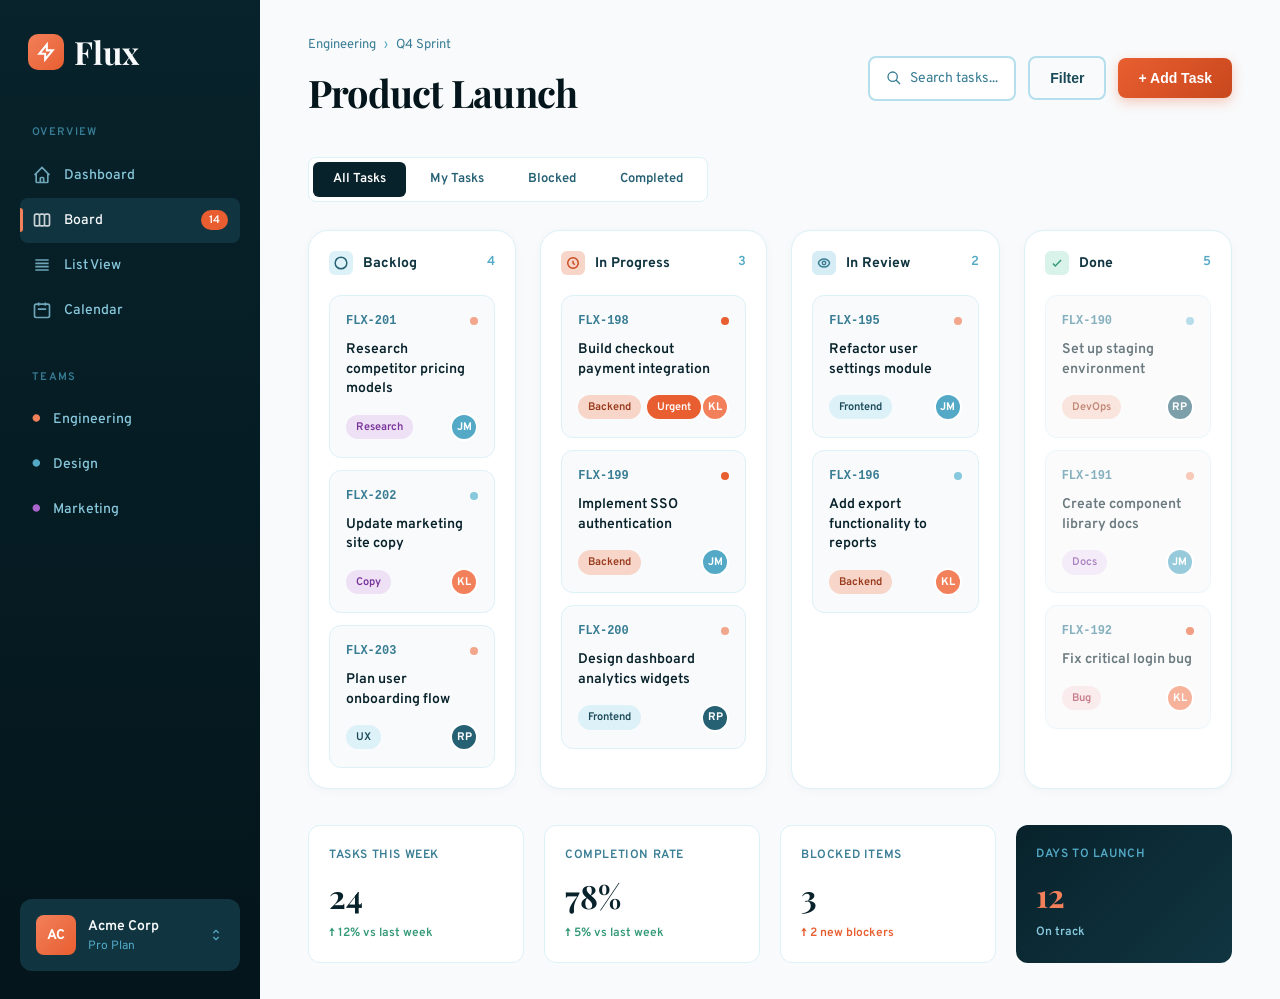
<file: pm-color-theory/02-complementary-coral-teal.html>
<!DOCTYPE html>
<html lang="en">
<head>
  <meta charset="UTF-8">
  <meta name="viewport" content="width=device-width, initial-scale=1.0">
  <title>Flux — Complementary Coral & Teal</title>
  <link rel="preconnect" href="https://fonts.googleapis.com">
  <link rel="preconnect" href="https://fonts.gstatic.com" crossorigin>
  <link href="https://fonts.googleapis.com/css2?family=Playfair+Display:wght@500;700&family=Overpass:wght@400;500;600;700&display=swap" rel="stylesheet">
  <style>
    /*
     * COLOR THEORY: COMPLEMENTARY
     * Two hues 180° apart on the color wheel:
     * - Coral/Warm: ~15° (red-orange)
     * - Teal/Cool: ~195° (blue-green)
     * Creates maximum contrast and visual energy
     * Strategy: Teal dominant, coral as accent
     */

    :root {
      /* Teal scale - dominant color (195°) */
      --teal-950: hsl(195, 75%, 6%);
      --teal-900: hsl(195, 70%, 10%);
      --teal-800: hsl(195, 60%, 16%);
      --teal-700: hsl(195, 55%, 22%);
      --teal-600: hsl(195, 50%, 30%);
      --teal-500: hsl(195, 45%, 40%);
      --teal-400: hsl(195, 50%, 55%);
      --teal-300: hsl(195, 55%, 70%);
      --teal-200: hsl(195, 60%, 82%);
      --teal-100: hsl(195, 65%, 92%);
      --teal-50: hsl(195, 70%, 97%);

      /* Coral scale - accent color (~15°, 180° from teal) */
      --coral-700: hsl(15, 70%, 35%);
      --coral-600: hsl(15, 75%, 45%);
      --coral-500: hsl(15, 80%, 55%);
      --coral-400: hsl(15, 85%, 65%);
      --coral-300: hsl(15, 80%, 75%);
      --coral-200: hsl(15, 75%, 88%);

      /* Neutral warm grays */
      --warm-900: hsl(195, 10%, 12%);
      --warm-800: hsl(195, 8%, 18%);
      --warm-700: hsl(195, 6%, 28%);
      --warm-100: hsl(195, 15%, 95%);
      --warm-50: hsl(195, 20%, 98%);

      --font-display: 'Playfair Display', Georgia, serif;
      --font-body: 'Overpass', -apple-system, sans-serif;

      --radius-sm: 8px;
      --radius-md: 12px;
      --radius-lg: 20px;
    }

    * {
      margin: 0;
      padding: 0;
      box-sizing: border-box;
    }

    body {
      font-family: var(--font-body);
      background: var(--warm-50);
      color: var(--teal-900);
      min-height: 100vh;
      line-height: 1.5;
    }

    /* Layout */
    .app {
      display: grid;
      grid-template-columns: 260px 1fr;
      min-height: 100vh;
    }

    /* Sidebar - Teal dominant */
    .sidebar {
      background: linear-gradient(180deg, var(--teal-900) 0%, var(--teal-950) 100%);
      padding: 28px 20px;
      display: flex;
      flex-direction: column;
    }

    .logo {
      font-family: var(--font-display);
      font-size: 32px;
      font-weight: 700;
      color: var(--warm-50);
      margin-bottom: 48px;
      padding-left: 8px;
      display: flex;
      align-items: center;
      gap: 10px;
    }

    .logo-mark {
      width: 36px;
      height: 36px;
      background: linear-gradient(135deg, var(--coral-400) 0%, var(--coral-500) 100%);
      border-radius: 10px;
      display: flex;
      align-items: center;
      justify-content: center;
    }

    .logo-mark svg {
      width: 20px;
      height: 20px;
      color: white;
    }

    .nav-section {
      margin-bottom: 36px;
    }

    .nav-label {
      font-size: 11px;
      text-transform: uppercase;
      letter-spacing: 0.12em;
      color: var(--teal-500);
      padding: 0 12px;
      margin-bottom: 12px;
      font-weight: 600;
    }

    .nav-item {
      display: flex;
      align-items: center;
      gap: 12px;
      padding: 12px;
      border-radius: var(--radius-sm);
      color: var(--teal-300);
      font-size: 14px;
      font-weight: 500;
      cursor: pointer;
      transition: all 0.2s ease;
      position: relative;
    }

    .nav-item:hover {
      background: var(--teal-800);
      color: var(--teal-100);
    }

    .nav-item.active {
      background: var(--teal-800);
      color: var(--warm-50);
    }

    .nav-item.active::before {
      content: '';
      position: absolute;
      left: 0;
      top: 50%;
      transform: translateY(-50%);
      width: 3px;
      height: 24px;
      background: var(--coral-400);
      border-radius: 0 3px 3px 0;
    }

    .nav-icon {
      width: 20px;
      height: 20px;
      opacity: 0.8;
    }

    .nav-badge {
      margin-left: auto;
      background: var(--coral-500);
      color: white;
      font-size: 11px;
      font-weight: 600;
      padding: 2px 8px;
      border-radius: 10px;
    }

    .workspace-switcher {
      margin-top: auto;
      padding: 16px;
      background: var(--teal-800);
      border-radius: var(--radius-md);
      display: flex;
      align-items: center;
      gap: 12px;
    }

    .workspace-avatar {
      width: 40px;
      height: 40px;
      background: linear-gradient(135deg, var(--coral-400), var(--coral-500));
      border-radius: var(--radius-sm);
      display: flex;
      align-items: center;
      justify-content: center;
      font-weight: 700;
      color: white;
      font-size: 14px;
    }

    .workspace-info {
      flex: 1;
    }

    .workspace-name {
      font-weight: 600;
      color: var(--warm-50);
      font-size: 14px;
    }

    .workspace-plan {
      font-size: 12px;
      color: var(--teal-400);
    }

    /* Main content */
    .main {
      padding: 36px 48px;
      background: var(--warm-50);
      overflow-y: auto;
    }

    .header {
      display: flex;
      justify-content: space-between;
      align-items: center;
      margin-bottom: 36px;
    }

    .breadcrumb {
      font-size: 13px;
      color: var(--teal-500);
      margin-bottom: 8px;
      display: flex;
      align-items: center;
      gap: 8px;
    }

    .breadcrumb span {
      color: var(--teal-400);
    }

    .page-title {
      font-family: var(--font-display);
      font-size: 38px;
      font-weight: 700;
      color: var(--teal-950);
      letter-spacing: -0.02em;
    }

    .header-actions {
      display: flex;
      gap: 12px;
      align-items: center;
    }

    .search-box {
      display: flex;
      align-items: center;
      gap: 8px;
      padding: 10px 16px;
      background: white;
      border: 2px solid var(--teal-200);
      border-radius: var(--radius-sm);
      color: var(--teal-500);
      font-size: 14px;
    }

    .btn {
      padding: 12px 20px;
      border-radius: var(--radius-sm);
      font-size: 14px;
      font-weight: 600;
      cursor: pointer;
      border: none;
      transition: all 0.2s ease;
    }

    .btn-ghost {
      background: transparent;
      color: var(--teal-700);
      border: 2px solid var(--teal-200);
    }

    .btn-ghost:hover {
      border-color: var(--teal-400);
      color: var(--teal-900);
    }

    .btn-primary {
      background: linear-gradient(135deg, var(--coral-500) 0%, var(--coral-600) 100%);
      color: white;
      box-shadow: 0 4px 12px hsla(15, 80%, 55%, 0.3);
    }

    .btn-primary:hover {
      transform: translateY(-1px);
      box-shadow: 0 6px 20px hsla(15, 80%, 55%, 0.4);
    }

    /* Filter tabs */
    .tabs {
      display: flex;
      gap: 4px;
      background: white;
      padding: 4px;
      border-radius: var(--radius-sm);
      margin-bottom: 28px;
      border: 1px solid var(--teal-100);
      width: fit-content;
    }

    .tab {
      padding: 8px 20px;
      border-radius: 6px;
      font-size: 13px;
      font-weight: 600;
      color: var(--teal-600);
      cursor: pointer;
      transition: all 0.2s ease;
    }

    .tab:hover {
      color: var(--teal-800);
    }

    .tab.active {
      background: var(--teal-900);
      color: white;
    }

    /* Board */
    .board {
      display: grid;
      grid-template-columns: repeat(4, 1fr);
      gap: 24px;
    }

    .column {
      background: white;
      border-radius: var(--radius-lg);
      padding: 20px;
      border: 1px solid var(--teal-100);
      box-shadow: 0 2px 8px hsla(195, 50%, 20%, 0.04);
    }

    .column-header {
      display: flex;
      align-items: center;
      justify-content: space-between;
      margin-bottom: 20px;
    }

    .column-title {
      display: flex;
      align-items: center;
      gap: 10px;
      font-size: 14px;
      font-weight: 700;
      color: var(--teal-800);
    }

    .column-icon {
      width: 24px;
      height: 24px;
      border-radius: 6px;
      display: flex;
      align-items: center;
      justify-content: center;
    }

    .icon-backlog { background: var(--teal-100); color: var(--teal-600); }
    .icon-progress { background: var(--coral-200); color: var(--coral-600); }
    .icon-review { background: hsl(195, 60%, 90%); color: var(--teal-500); }
    .icon-done { background: hsl(160, 50%, 90%); color: hsl(160, 50%, 40%); }

    .column-count {
      font-size: 13px;
      font-weight: 600;
      color: var(--teal-400);
    }

    .cards {
      display: flex;
      flex-direction: column;
      gap: 12px;
    }

    .card {
      background: var(--warm-50);
      border-radius: var(--radius-md);
      padding: 16px;
      border: 1px solid var(--teal-100);
      transition: all 0.2s ease;
      cursor: pointer;
    }

    .card:hover {
      border-color: var(--coral-300);
      box-shadow: 0 4px 16px hsla(15, 80%, 55%, 0.1);
      transform: translateY(-2px);
    }

    .card-header {
      display: flex;
      align-items: center;
      justify-content: space-between;
      margin-bottom: 10px;
    }

    .card-id {
      font-size: 12px;
      color: var(--teal-500);
      font-weight: 600;
      font-family: 'SF Mono', monospace;
    }

    .card-priority {
      width: 8px;
      height: 8px;
      border-radius: 50%;
    }

    .priority-high { background: var(--coral-500); }
    .priority-medium { background: var(--coral-300); }
    .priority-low { background: var(--teal-300); }

    .card-title {
      font-size: 14px;
      color: var(--teal-900);
      font-weight: 600;
      margin-bottom: 14px;
      line-height: 1.4;
    }

    .card-footer {
      display: flex;
      align-items: center;
      justify-content: space-between;
    }

    .card-tags {
      display: flex;
      gap: 6px;
    }

    .tag {
      font-size: 11px;
      padding: 4px 10px;
      border-radius: 20px;
      font-weight: 600;
    }

    /* Tags using complementary colors */
    .tag-frontend { background: var(--teal-100); color: var(--teal-700); }
    .tag-backend { background: var(--coral-200); color: var(--coral-700); }
    .tag-design { background: hsl(280, 50%, 92%); color: hsl(280, 50%, 40%); }
    .tag-urgent { background: var(--coral-500); color: white; }
    .tag-bug { background: hsl(350, 60%, 92%); color: hsl(350, 60%, 40%); }

    .card-assignee {
      width: 28px;
      height: 28px;
      border-radius: 50%;
      font-size: 11px;
      display: flex;
      align-items: center;
      justify-content: center;
      font-weight: 700;
      border: 2px solid white;
    }

    .assignee-1 { background: var(--teal-400); color: white; }
    .assignee-2 { background: var(--coral-400); color: white; }
    .assignee-3 { background: var(--teal-600); color: white; }

    /* Stats bar */
    .stats-bar {
      display: grid;
      grid-template-columns: repeat(4, 1fr);
      gap: 20px;
      margin-top: 36px;
    }

    .stat-card {
      background: white;
      border-radius: var(--radius-md);
      padding: 20px;
      border: 1px solid var(--teal-100);
    }

    .stat-card.highlighted {
      background: linear-gradient(135deg, var(--teal-900) 0%, var(--teal-800) 100%);
      border: none;
    }

    .stat-label {
      font-size: 12px;
      color: var(--teal-500);
      font-weight: 600;
      text-transform: uppercase;
      letter-spacing: 0.05em;
      margin-bottom: 8px;
    }

    .stat-card.highlighted .stat-label {
      color: var(--teal-400);
    }

    .stat-value {
      font-family: var(--font-display);
      font-size: 32px;
      font-weight: 700;
      color: var(--teal-900);
    }

    .stat-card.highlighted .stat-value {
      color: var(--coral-400);
    }

    .stat-change {
      font-size: 12px;
      color: hsl(160, 50%, 40%);
      font-weight: 600;
      margin-top: 4px;
    }

    .stat-change.negative {
      color: var(--coral-500);
    }

    .stat-card.highlighted .stat-change {
      color: var(--teal-300);
    }
  </style>
</head>
<body>
  <div class="app">
    <aside class="sidebar">
      <div class="logo">
        <div class="logo-mark">
          <svg fill="none" viewBox="0 0 24 24" stroke="currentColor" stroke-width="2.5">
            <path d="M13 10V3L4 14h7v7l9-11h-7z"/>
          </svg>
        </div>
        Flux
      </div>

      <nav class="nav-section">
        <div class="nav-label">Overview</div>
        <div class="nav-item">
          <svg class="nav-icon" fill="none" viewBox="0 0 24 24" stroke="currentColor" stroke-width="2">
            <path d="M3 12l2-2m0 0l7-7 7 7M5 10v10a1 1 0 001 1h3m10-11l2 2m-2-2v10a1 1 0 01-1 1h-3m-6 0a1 1 0 001-1v-4a1 1 0 011-1h2a1 1 0 011 1v4a1 1 0 001 1m-6 0h6"/>
          </svg>
          Dashboard
        </div>
        <div class="nav-item active">
          <svg class="nav-icon" fill="none" viewBox="0 0 24 24" stroke="currentColor" stroke-width="2">
            <path d="M9 17V7m0 10a2 2 0 01-2 2H5a2 2 0 01-2-2V7a2 2 0 012-2h2a2 2 0 012 2m0 10a2 2 0 002 2h2a2 2 0 002-2M9 7a2 2 0 012-2h2a2 2 0 012 2m0 10V7m0 10a2 2 0 002 2h2a2 2 0 002-2V7a2 2 0 00-2-2h-2a2 2 0 00-2 2"/>
          </svg>
          Board
          <span class="nav-badge">14</span>
        </div>
        <div class="nav-item">
          <svg class="nav-icon" fill="none" viewBox="0 0 24 24" stroke="currentColor" stroke-width="2">
            <path d="M4 6h16M4 10h16M4 14h16M4 18h16"/>
          </svg>
          List View
        </div>
        <div class="nav-item">
          <svg class="nav-icon" fill="none" viewBox="0 0 24 24" stroke="currentColor" stroke-width="2">
            <path d="M8 7V3m8 4V3m-9 8h10M5 21h14a2 2 0 002-2V7a2 2 0 00-2-2H5a2 2 0 00-2 2v12a2 2 0 002 2z"/>
          </svg>
          Calendar
        </div>
      </nav>

      <nav class="nav-section">
        <div class="nav-label">Teams</div>
        <div class="nav-item">
          <span style="color: var(--coral-400);">●</span>
          Engineering
        </div>
        <div class="nav-item">
          <span style="color: var(--teal-400);">●</span>
          Design
        </div>
        <div class="nav-item">
          <span style="color: hsl(280, 50%, 60%);">●</span>
          Marketing
        </div>
      </nav>

      <div class="workspace-switcher">
        <div class="workspace-avatar">AC</div>
        <div class="workspace-info">
          <div class="workspace-name">Acme Corp</div>
          <div class="workspace-plan">Pro Plan</div>
        </div>
        <svg width="16" height="16" fill="none" viewBox="0 0 24 24" stroke="var(--teal-400)" stroke-width="2">
          <path d="M8 9l4-4 4 4m0 6l-4 4-4-4"/>
        </svg>
      </div>
    </aside>

    <main class="main">
      <header class="header">
        <div>
          <div class="breadcrumb">
            Engineering <span>›</span> Q4 Sprint
          </div>
          <h1 class="page-title">Product Launch</h1>
        </div>
        <div class="header-actions">
          <div class="search-box">
            <svg width="16" height="16" fill="none" viewBox="0 0 24 24" stroke="currentColor" stroke-width="2">
              <path d="M21 21l-6-6m2-5a7 7 0 11-14 0 7 7 0 0114 0z"/>
            </svg>
            Search tasks...
          </div>
          <button class="btn btn-ghost">Filter</button>
          <button class="btn btn-primary">+ Add Task</button>
        </div>
      </header>

      <div class="tabs">
        <div class="tab active">All Tasks</div>
        <div class="tab">My Tasks</div>
        <div class="tab">Blocked</div>
        <div class="tab">Completed</div>
      </div>

      <div class="board">
        <div class="column">
          <div class="column-header">
            <div class="column-title">
              <div class="column-icon icon-backlog">
                <svg width="14" height="14" fill="none" viewBox="0 0 24 24" stroke="currentColor" stroke-width="2.5">
                  <circle cx="12" cy="12" r="10"/>
                </svg>
              </div>
              Backlog
            </div>
            <span class="column-count">4</span>
          </div>
          <div class="cards">
            <div class="card">
              <div class="card-header">
                <span class="card-id">FLX-201</span>
                <span class="card-priority priority-medium"></span>
              </div>
              <div class="card-title">Research competitor pricing models</div>
              <div class="card-footer">
                <div class="card-tags">
                  <span class="tag tag-design">Research</span>
                </div>
                <div class="card-assignee assignee-1">JM</div>
              </div>
            </div>
            <div class="card">
              <div class="card-header">
                <span class="card-id">FLX-202</span>
                <span class="card-priority priority-low"></span>
              </div>
              <div class="card-title">Update marketing site copy</div>
              <div class="card-footer">
                <div class="card-tags">
                  <span class="tag tag-design">Copy</span>
                </div>
                <div class="card-assignee assignee-2">KL</div>
              </div>
            </div>
            <div class="card">
              <div class="card-header">
                <span class="card-id">FLX-203</span>
                <span class="card-priority priority-medium"></span>
              </div>
              <div class="card-title">Plan user onboarding flow</div>
              <div class="card-footer">
                <div class="card-tags">
                  <span class="tag tag-frontend">UX</span>
                </div>
                <div class="card-assignee assignee-3">RP</div>
              </div>
            </div>
          </div>
        </div>

        <div class="column">
          <div class="column-header">
            <div class="column-title">
              <div class="column-icon icon-progress">
                <svg width="14" height="14" fill="none" viewBox="0 0 24 24" stroke="currentColor" stroke-width="2.5">
                  <path d="M12 8v4l3 3m6-3a9 9 0 11-18 0 9 9 0 0118 0z"/>
                </svg>
              </div>
              In Progress
            </div>
            <span class="column-count">3</span>
          </div>
          <div class="cards">
            <div class="card">
              <div class="card-header">
                <span class="card-id">FLX-198</span>
                <span class="card-priority priority-high"></span>
              </div>
              <div class="card-title">Build checkout payment integration</div>
              <div class="card-footer">
                <div class="card-tags">
                  <span class="tag tag-backend">Backend</span>
                  <span class="tag tag-urgent">Urgent</span>
                </div>
                <div class="card-assignee assignee-2">KL</div>
              </div>
            </div>
            <div class="card">
              <div class="card-header">
                <span class="card-id">FLX-199</span>
                <span class="card-priority priority-high"></span>
              </div>
              <div class="card-title">Implement SSO authentication</div>
              <div class="card-footer">
                <div class="card-tags">
                  <span class="tag tag-backend">Backend</span>
                </div>
                <div class="card-assignee assignee-1">JM</div>
              </div>
            </div>
            <div class="card">
              <div class="card-header">
                <span class="card-id">FLX-200</span>
                <span class="card-priority priority-medium"></span>
              </div>
              <div class="card-title">Design dashboard analytics widgets</div>
              <div class="card-footer">
                <div class="card-tags">
                  <span class="tag tag-frontend">Frontend</span>
                </div>
                <div class="card-assignee assignee-3">RP</div>
              </div>
            </div>
          </div>
        </div>

        <div class="column">
          <div class="column-header">
            <div class="column-title">
              <div class="column-icon icon-review">
                <svg width="14" height="14" fill="none" viewBox="0 0 24 24" stroke="currentColor" stroke-width="2.5">
                  <path d="M15 12a3 3 0 11-6 0 3 3 0 016 0z"/>
                  <path d="M2.458 12C3.732 7.943 7.523 5 12 5c4.478 0 8.268 2.943 9.542 7-1.274 4.057-5.064 7-9.542 7-4.477 0-8.268-2.943-9.542-7z"/>
                </svg>
              </div>
              In Review
            </div>
            <span class="column-count">2</span>
          </div>
          <div class="cards">
            <div class="card">
              <div class="card-header">
                <span class="card-id">FLX-195</span>
                <span class="card-priority priority-medium"></span>
              </div>
              <div class="card-title">Refactor user settings module</div>
              <div class="card-footer">
                <div class="card-tags">
                  <span class="tag tag-frontend">Frontend</span>
                </div>
                <div class="card-assignee assignee-1">JM</div>
              </div>
            </div>
            <div class="card">
              <div class="card-header">
                <span class="card-id">FLX-196</span>
                <span class="card-priority priority-low"></span>
              </div>
              <div class="card-title">Add export functionality to reports</div>
              <div class="card-footer">
                <div class="card-tags">
                  <span class="tag tag-backend">Backend</span>
                </div>
                <div class="card-assignee assignee-2">KL</div>
              </div>
            </div>
          </div>
        </div>

        <div class="column">
          <div class="column-header">
            <div class="column-title">
              <div class="column-icon icon-done">
                <svg width="14" height="14" fill="none" viewBox="0 0 24 24" stroke="currentColor" stroke-width="2.5">
                  <path d="M5 13l4 4L19 7"/>
                </svg>
              </div>
              Done
            </div>
            <span class="column-count">5</span>
          </div>
          <div class="cards">
            <div class="card" style="opacity: 0.6;">
              <div class="card-header">
                <span class="card-id">FLX-190</span>
                <span class="card-priority priority-low"></span>
              </div>
              <div class="card-title">Set up staging environment</div>
              <div class="card-footer">
                <div class="card-tags">
                  <span class="tag tag-backend">DevOps</span>
                </div>
                <div class="card-assignee assignee-3">RP</div>
              </div>
            </div>
            <div class="card" style="opacity: 0.6;">
              <div class="card-header">
                <span class="card-id">FLX-191</span>
                <span class="card-priority priority-medium"></span>
              </div>
              <div class="card-title">Create component library docs</div>
              <div class="card-footer">
                <div class="card-tags">
                  <span class="tag tag-design">Docs</span>
                </div>
                <div class="card-assignee assignee-1">JM</div>
              </div>
            </div>
            <div class="card" style="opacity: 0.6;">
              <div class="card-header">
                <span class="card-id">FLX-192</span>
                <span class="card-priority priority-high"></span>
              </div>
              <div class="card-title">Fix critical login bug</div>
              <div class="card-footer">
                <div class="card-tags">
                  <span class="tag tag-bug">Bug</span>
                </div>
                <div class="card-assignee assignee-2">KL</div>
              </div>
            </div>
          </div>
        </div>
      </div>

      <div class="stats-bar">
        <div class="stat-card">
          <div class="stat-label">Tasks This Week</div>
          <div class="stat-value">24</div>
          <div class="stat-change">↑ 12% vs last week</div>
        </div>
        <div class="stat-card">
          <div class="stat-label">Completion Rate</div>
          <div class="stat-value">78%</div>
          <div class="stat-change">↑ 5% vs last week</div>
        </div>
        <div class="stat-card">
          <div class="stat-label">Blocked Items</div>
          <div class="stat-value">3</div>
          <div class="stat-change negative">↑ 2 new blockers</div>
        </div>
        <div class="stat-card highlighted">
          <div class="stat-label">Days to Launch</div>
          <div class="stat-value">12</div>
          <div class="stat-change">On track</div>
        </div>
      </div>
    </main>
  </div>
</body>
</html>
</file>
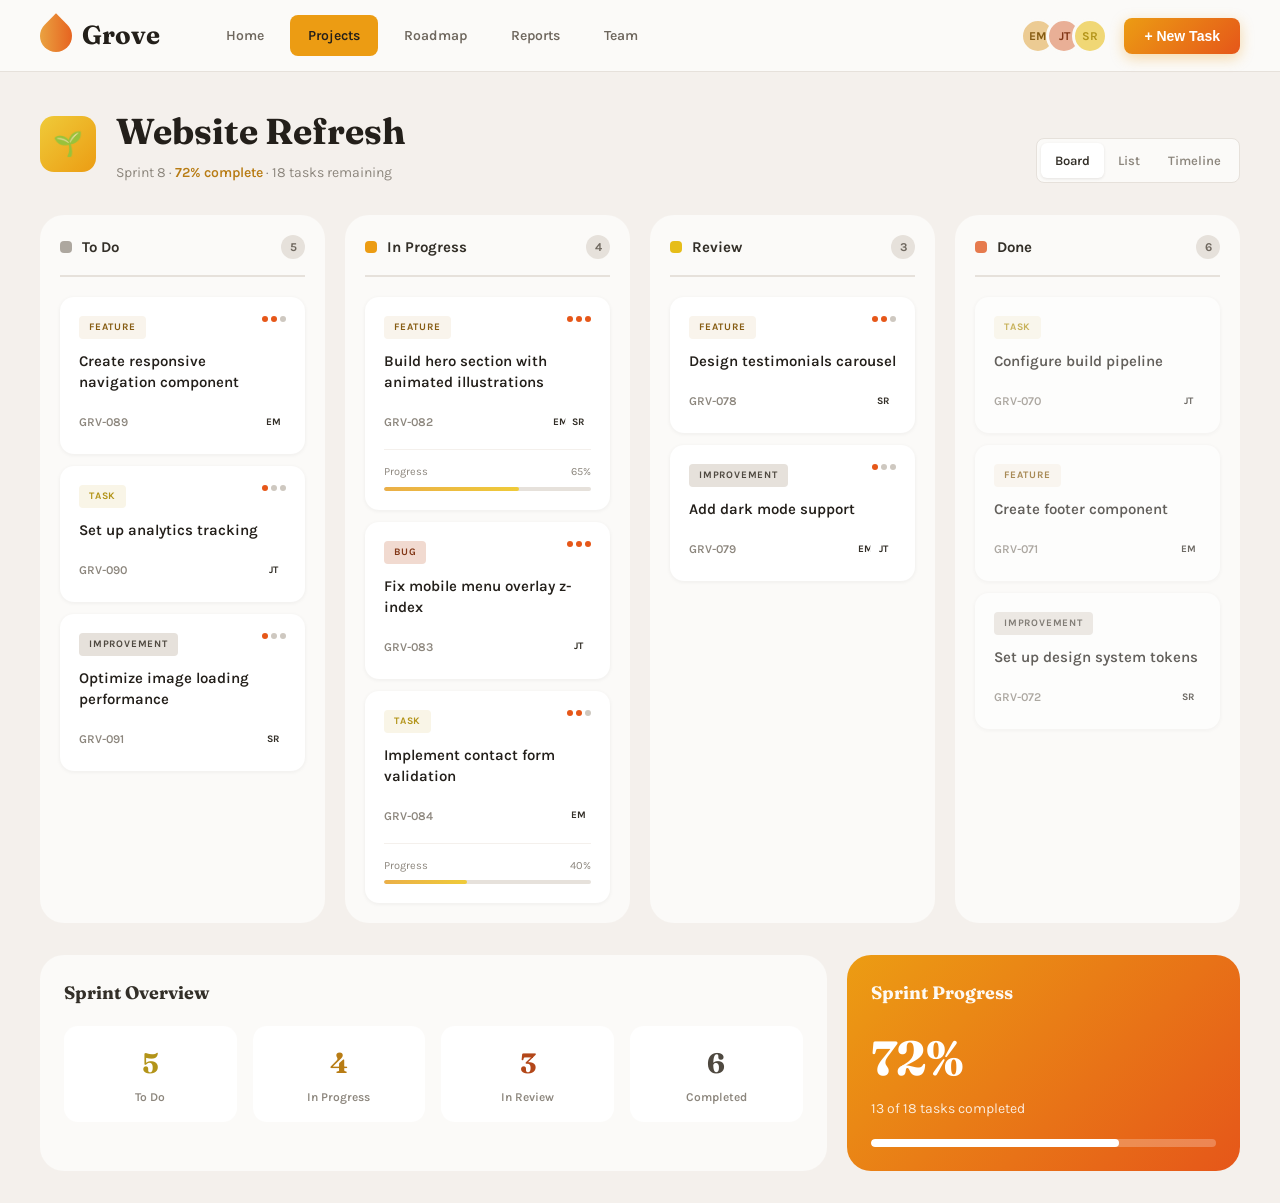
<file: pm-color-theory/03-analogous-earth.html>
<!DOCTYPE html>
<html lang="en">
<head>
  <meta charset="UTF-8">
  <meta name="viewport" content="width=device-width, initial-scale=1.0">
  <title>Grove — Analogous Earth Tones</title>
  <link rel="preconnect" href="https://fonts.googleapis.com">
  <link rel="preconnect" href="https://fonts.gstatic.com" crossorigin>
  <link href="https://fonts.googleapis.com/css2?family=Fraunces:opsz,wght@9..144,500;9..144,700&family=Karla:wght@400;500;600;700&display=swap" rel="stylesheet">
  <style>
    /*
     * COLOR THEORY: ANALOGOUS
     * Three adjacent hues on the color wheel (30-60° apart):
     * - Gold: ~50° (golden yellow)
     * - Amber: ~40° (yellow-orange)
     * - Rust: ~20° (orange-red)
     * Creates natural harmony and warmth
     * Anchored with warm neutrals (stone/sand)
     */

    :root {
      /* Gold scale (~50°) */
      --gold-600: hsl(48, 75%, 40%);
      --gold-500: hsl(48, 80%, 50%);
      --gold-400: hsl(48, 85%, 58%);
      --gold-300: hsl(48, 80%, 70%);
      --gold-200: hsl(48, 70%, 85%);
      --gold-100: hsl(48, 60%, 94%);

      /* Amber scale (~40°) - primary */
      --amber-700: hsl(38, 75%, 30%);
      --amber-600: hsl(38, 80%, 40%);
      --amber-500: hsl(38, 85%, 50%);
      --amber-400: hsl(38, 80%, 60%);
      --amber-300: hsl(38, 70%, 75%);
      --amber-200: hsl(38, 60%, 88%);
      --amber-100: hsl(38, 50%, 95%);

      /* Rust scale (~20°) - accent */
      --rust-700: hsl(18, 70%, 30%);
      --rust-600: hsl(18, 75%, 40%);
      --rust-500: hsl(18, 80%, 50%);
      --rust-400: hsl(18, 75%, 60%);
      --rust-300: hsl(18, 65%, 75%);
      --rust-200: hsl(18, 55%, 88%);

      /* Warm neutrals (stone/sand) */
      --stone-900: hsl(35, 15%, 12%);
      --stone-800: hsl(35, 12%, 18%);
      --stone-700: hsl(35, 10%, 28%);
      --stone-600: hsl(35, 8%, 40%);
      --stone-500: hsl(35, 6%, 52%);
      --stone-400: hsl(35, 8%, 65%);
      --stone-300: hsl(35, 12%, 78%);
      --stone-200: hsl(35, 18%, 88%);
      --stone-100: hsl(35, 25%, 94%);
      --stone-50: hsl(35, 30%, 98%);

      --font-display: 'Fraunces', Georgia, serif;
      --font-body: 'Karla', -apple-system, sans-serif;

      --radius-sm: 8px;
      --radius-md: 14px;
      --radius-lg: 24px;
      --radius-xl: 32px;
    }

    * {
      margin: 0;
      padding: 0;
      box-sizing: border-box;
    }

    body {
      font-family: var(--font-body);
      background: var(--stone-100);
      color: var(--stone-800);
      min-height: 100vh;
      line-height: 1.5;
    }

    /* Layout - horizontal nav */
    .app {
      display: flex;
      flex-direction: column;
      min-height: 100vh;
    }

    /* Top navigation */
    .topnav {
      background: var(--stone-50);
      border-bottom: 1px solid var(--stone-200);
      padding: 0 40px;
      display: flex;
      align-items: center;
      height: 72px;
      gap: 48px;
    }

    .logo {
      font-family: var(--font-display);
      font-size: 26px;
      font-weight: 700;
      color: var(--stone-900);
      display: flex;
      align-items: center;
      gap: 10px;
    }

    .logo-leaf {
      width: 32px;
      height: 32px;
      background: linear-gradient(135deg, var(--amber-400) 0%, var(--rust-500) 100%);
      border-radius: 50% 0 50% 50%;
      transform: rotate(-45deg);
    }

    .nav-links {
      display: flex;
      gap: 8px;
      flex: 1;
    }

    .nav-link {
      padding: 10px 18px;
      border-radius: var(--radius-sm);
      font-size: 14px;
      font-weight: 600;
      color: var(--stone-600);
      cursor: pointer;
      transition: all 0.2s ease;
    }

    .nav-link:hover {
      color: var(--stone-800);
      background: var(--stone-100);
    }

    .nav-link.active {
      background: var(--amber-500);
      color: var(--stone-900);
    }

    .nav-right {
      display: flex;
      align-items: center;
      gap: 16px;
    }

    .avatar-group {
      display: flex;
    }

    .nav-avatar {
      width: 36px;
      height: 36px;
      border-radius: 50%;
      border: 3px solid var(--stone-50);
      margin-left: -10px;
      display: flex;
      align-items: center;
      justify-content: center;
      font-size: 12px;
      font-weight: 700;
    }

    .nav-avatar:first-child { margin-left: 0; }
    .nav-avatar.a1 { background: var(--amber-300); color: var(--amber-700); }
    .nav-avatar.a2 { background: var(--rust-300); color: var(--rust-700); }
    .nav-avatar.a3 { background: var(--gold-300); color: var(--gold-600); }

    .btn {
      padding: 10px 20px;
      border-radius: var(--radius-sm);
      font-size: 14px;
      font-weight: 600;
      cursor: pointer;
      border: none;
      transition: all 0.2s ease;
    }

    .btn-warm {
      background: linear-gradient(135deg, var(--amber-500) 0%, var(--rust-500) 100%);
      color: white;
      box-shadow: 0 4px 14px hsla(38, 85%, 50%, 0.35);
    }

    .btn-warm:hover {
      transform: translateY(-1px);
      box-shadow: 0 6px 20px hsla(38, 85%, 50%, 0.45);
    }

    /* Main content */
    .main {
      flex: 1;
      padding: 32px 40px;
      max-width: 1400px;
      margin: 0 auto;
      width: 100%;
    }

    .page-header {
      display: flex;
      justify-content: space-between;
      align-items: flex-end;
      margin-bottom: 32px;
    }

    .page-info {
      display: flex;
      align-items: center;
      gap: 20px;
    }

    .project-icon {
      width: 56px;
      height: 56px;
      background: linear-gradient(135deg, var(--gold-400) 0%, var(--amber-500) 100%);
      border-radius: var(--radius-md);
      display: flex;
      align-items: center;
      justify-content: center;
      font-size: 24px;
    }

    .page-title {
      font-family: var(--font-display);
      font-size: 36px;
      font-weight: 700;
      color: var(--stone-900);
      margin-bottom: 4px;
    }

    .page-meta {
      font-size: 14px;
      color: var(--stone-500);
    }

    .page-meta span {
      color: var(--amber-600);
      font-weight: 600;
    }

    .view-toggle {
      display: flex;
      background: var(--stone-50);
      border-radius: var(--radius-sm);
      padding: 4px;
      border: 1px solid var(--stone-200);
    }

    .view-btn {
      padding: 8px 14px;
      border-radius: 6px;
      font-size: 13px;
      font-weight: 600;
      color: var(--stone-500);
      cursor: pointer;
      transition: all 0.15s ease;
    }

    .view-btn:hover {
      color: var(--stone-700);
    }

    .view-btn.active {
      background: white;
      color: var(--stone-800);
      box-shadow: 0 1px 3px hsla(35, 15%, 12%, 0.1);
    }

    /* Board */
    .board {
      display: grid;
      grid-template-columns: repeat(4, 1fr);
      gap: 20px;
    }

    .column {
      background: var(--stone-50);
      border-radius: var(--radius-lg);
      padding: 20px;
      min-height: 500px;
    }

    .column-header {
      display: flex;
      align-items: center;
      justify-content: space-between;
      margin-bottom: 20px;
      padding-bottom: 16px;
      border-bottom: 2px solid var(--stone-200);
    }

    .column-left {
      display: flex;
      align-items: center;
      gap: 10px;
    }

    .column-indicator {
      width: 12px;
      height: 12px;
      border-radius: 4px;
    }

    .indicator-todo { background: var(--stone-400); }
    .indicator-progress { background: var(--amber-500); }
    .indicator-review { background: var(--gold-500); }
    .indicator-done { background: var(--rust-400); }

    .column-title {
      font-size: 15px;
      font-weight: 700;
      color: var(--stone-800);
    }

    .column-count {
      width: 24px;
      height: 24px;
      border-radius: 50%;
      background: var(--stone-200);
      display: flex;
      align-items: center;
      justify-content: center;
      font-size: 12px;
      font-weight: 700;
      color: var(--stone-600);
    }

    .cards {
      display: flex;
      flex-direction: column;
      gap: 12px;
    }

    .card {
      background: white;
      border-radius: var(--radius-md);
      padding: 18px;
      box-shadow: 0 1px 4px hsla(35, 15%, 12%, 0.06);
      transition: all 0.2s ease;
      cursor: pointer;
      border: 1px solid transparent;
    }

    .card:hover {
      transform: translateY(-3px);
      box-shadow: 0 8px 24px hsla(35, 15%, 12%, 0.12);
      border-color: var(--amber-300);
    }

    .card-top {
      display: flex;
      align-items: flex-start;
      justify-content: space-between;
      margin-bottom: 12px;
    }

    .card-type {
      font-size: 10px;
      text-transform: uppercase;
      letter-spacing: 0.08em;
      font-weight: 700;
      padding: 4px 10px;
      border-radius: 4px;
    }

    /* Using analogous colors for types */
    .type-feature { background: var(--amber-100); color: var(--amber-700); }
    .type-bug { background: var(--rust-200); color: var(--rust-700); }
    .type-task { background: var(--gold-100); color: var(--gold-600); }
    .type-improvement { background: var(--stone-200); color: var(--stone-700); }

    .card-priority {
      display: flex;
      gap: 3px;
    }

    .priority-dot {
      width: 6px;
      height: 6px;
      border-radius: 50%;
      background: var(--stone-300);
    }

    .priority-dot.active { background: var(--rust-500); }

    .card-title {
      font-size: 15px;
      font-weight: 600;
      color: var(--stone-900);
      line-height: 1.4;
      margin-bottom: 16px;
    }

    .card-footer {
      display: flex;
      align-items: center;
      justify-content: space-between;
    }

    .card-id {
      font-size: 12px;
      color: var(--stone-500);
      font-weight: 600;
    }

    .card-assignees {
      display: flex;
    }

    .card-avatar {
      width: 26px;
      height: 26px;
      border-radius: 50%;
      border: 2px solid white;
      margin-left: -8px;
      font-size: 10px;
      display: flex;
      align-items: center;
      justify-content: center;
      font-weight: 700;
    }

    .card-avatar:first-child { margin-left: 0; }

    /* Progress bar on cards */
    .card-progress {
      margin-top: 14px;
      padding-top: 14px;
      border-top: 1px solid var(--stone-100);
    }

    .progress-label {
      display: flex;
      justify-content: space-between;
      font-size: 11px;
      color: var(--stone-500);
      margin-bottom: 6px;
    }

    .progress-bar {
      height: 4px;
      background: var(--stone-200);
      border-radius: 2px;
      overflow: hidden;
    }

    .progress-fill {
      height: 100%;
      background: linear-gradient(90deg, var(--amber-400) 0%, var(--gold-400) 100%);
      border-radius: 2px;
    }

    /* Stats section */
    .stats-section {
      margin-top: 32px;
      display: grid;
      grid-template-columns: 2fr 1fr;
      gap: 20px;
    }

    .stats-main {
      background: var(--stone-50);
      border-radius: var(--radius-lg);
      padding: 24px;
    }

    .stats-title {
      font-family: var(--font-display);
      font-size: 18px;
      font-weight: 700;
      color: var(--stone-800);
      margin-bottom: 20px;
    }

    .stats-grid {
      display: grid;
      grid-template-columns: repeat(4, 1fr);
      gap: 16px;
    }

    .stat-item {
      text-align: center;
      padding: 16px;
      background: white;
      border-radius: var(--radius-md);
    }

    .stat-value {
      font-family: var(--font-display);
      font-size: 28px;
      font-weight: 700;
      margin-bottom: 4px;
    }

    .stat-value.gold { color: var(--gold-600); }
    .stat-value.amber { color: var(--amber-600); }
    .stat-value.rust { color: var(--rust-600); }
    .stat-value.stone { color: var(--stone-700); }

    .stat-label {
      font-size: 12px;
      color: var(--stone-500);
      font-weight: 600;
    }

    .stats-side {
      background: linear-gradient(135deg, var(--amber-500) 0%, var(--rust-500) 100%);
      border-radius: var(--radius-lg);
      padding: 24px;
      color: white;
    }

    .side-title {
      font-family: var(--font-display);
      font-size: 18px;
      font-weight: 700;
      margin-bottom: 16px;
      opacity: 0.95;
    }

    .side-stat {
      font-family: var(--font-display);
      font-size: 48px;
      font-weight: 700;
      margin-bottom: 4px;
    }

    .side-label {
      font-size: 14px;
      opacity: 0.85;
    }

    .side-progress {
      margin-top: 20px;
      height: 8px;
      background: hsla(0, 0%, 100%, 0.25);
      border-radius: 4px;
      overflow: hidden;
    }

    .side-progress-fill {
      height: 100%;
      background: white;
      border-radius: 4px;
      width: 72%;
    }
  </style>
</head>
<body>
  <div class="app">
    <nav class="topnav">
      <div class="logo">
        <div class="logo-leaf"></div>
        Grove
      </div>

      <div class="nav-links">
        <div class="nav-link">Home</div>
        <div class="nav-link active">Projects</div>
        <div class="nav-link">Roadmap</div>
        <div class="nav-link">Reports</div>
        <div class="nav-link">Team</div>
      </div>

      <div class="nav-right">
        <div class="avatar-group">
          <div class="nav-avatar a1">EM</div>
          <div class="nav-avatar a2">JT</div>
          <div class="nav-avatar a3">SR</div>
        </div>
        <button class="btn btn-warm">+ New Task</button>
      </div>
    </nav>

    <main class="main">
      <div class="page-header">
        <div class="page-info">
          <div class="project-icon">🌱</div>
          <div>
            <h1 class="page-title">Website Refresh</h1>
            <p class="page-meta">Sprint 8 · <span>72% complete</span> · 18 tasks remaining</p>
          </div>
        </div>
        <div class="view-toggle">
          <div class="view-btn active">Board</div>
          <div class="view-btn">List</div>
          <div class="view-btn">Timeline</div>
        </div>
      </div>

      <div class="board">
        <div class="column">
          <div class="column-header">
            <div class="column-left">
              <div class="column-indicator indicator-todo"></div>
              <span class="column-title">To Do</span>
            </div>
            <div class="column-count">5</div>
          </div>
          <div class="cards">
            <div class="card">
              <div class="card-top">
                <span class="card-type type-feature">Feature</span>
                <div class="card-priority">
                  <span class="priority-dot active"></span>
                  <span class="priority-dot active"></span>
                  <span class="priority-dot"></span>
                </div>
              </div>
              <div class="card-title">Create responsive navigation component</div>
              <div class="card-footer">
                <span class="card-id">GRV-089</span>
                <div class="card-assignees">
                  <div class="card-avatar a1">EM</div>
                </div>
              </div>
            </div>
            <div class="card">
              <div class="card-top">
                <span class="card-type type-task">Task</span>
                <div class="card-priority">
                  <span class="priority-dot active"></span>
                  <span class="priority-dot"></span>
                  <span class="priority-dot"></span>
                </div>
              </div>
              <div class="card-title">Set up analytics tracking</div>
              <div class="card-footer">
                <span class="card-id">GRV-090</span>
                <div class="card-assignees">
                  <div class="card-avatar a2">JT</div>
                </div>
              </div>
            </div>
            <div class="card">
              <div class="card-top">
                <span class="card-type type-improvement">Improvement</span>
                <div class="card-priority">
                  <span class="priority-dot active"></span>
                  <span class="priority-dot"></span>
                  <span class="priority-dot"></span>
                </div>
              </div>
              <div class="card-title">Optimize image loading performance</div>
              <div class="card-footer">
                <span class="card-id">GRV-091</span>
                <div class="card-assignees">
                  <div class="card-avatar a3">SR</div>
                </div>
              </div>
            </div>
          </div>
        </div>

        <div class="column">
          <div class="column-header">
            <div class="column-left">
              <div class="column-indicator indicator-progress"></div>
              <span class="column-title">In Progress</span>
            </div>
            <div class="column-count">4</div>
          </div>
          <div class="cards">
            <div class="card">
              <div class="card-top">
                <span class="card-type type-feature">Feature</span>
                <div class="card-priority">
                  <span class="priority-dot active"></span>
                  <span class="priority-dot active"></span>
                  <span class="priority-dot active"></span>
                </div>
              </div>
              <div class="card-title">Build hero section with animated illustrations</div>
              <div class="card-footer">
                <span class="card-id">GRV-082</span>
                <div class="card-assignees">
                  <div class="card-avatar a1">EM</div>
                  <div class="card-avatar a3">SR</div>
                </div>
              </div>
              <div class="card-progress">
                <div class="progress-label">
                  <span>Progress</span>
                  <span>65%</span>
                </div>
                <div class="progress-bar">
                  <div class="progress-fill" style="width: 65%"></div>
                </div>
              </div>
            </div>
            <div class="card">
              <div class="card-top">
                <span class="card-type type-bug">Bug</span>
                <div class="card-priority">
                  <span class="priority-dot active"></span>
                  <span class="priority-dot active"></span>
                  <span class="priority-dot active"></span>
                </div>
              </div>
              <div class="card-title">Fix mobile menu overlay z-index</div>
              <div class="card-footer">
                <span class="card-id">GRV-083</span>
                <div class="card-assignees">
                  <div class="card-avatar a2">JT</div>
                </div>
              </div>
            </div>
            <div class="card">
              <div class="card-top">
                <span class="card-type type-task">Task</span>
                <div class="card-priority">
                  <span class="priority-dot active"></span>
                  <span class="priority-dot active"></span>
                  <span class="priority-dot"></span>
                </div>
              </div>
              <div class="card-title">Implement contact form validation</div>
              <div class="card-footer">
                <span class="card-id">GRV-084</span>
                <div class="card-assignees">
                  <div class="card-avatar a1">EM</div>
                </div>
              </div>
              <div class="card-progress">
                <div class="progress-label">
                  <span>Progress</span>
                  <span>40%</span>
                </div>
                <div class="progress-bar">
                  <div class="progress-fill" style="width: 40%"></div>
                </div>
              </div>
            </div>
          </div>
        </div>

        <div class="column">
          <div class="column-header">
            <div class="column-left">
              <div class="column-indicator indicator-review"></div>
              <span class="column-title">Review</span>
            </div>
            <div class="column-count">3</div>
          </div>
          <div class="cards">
            <div class="card">
              <div class="card-top">
                <span class="card-type type-feature">Feature</span>
                <div class="card-priority">
                  <span class="priority-dot active"></span>
                  <span class="priority-dot active"></span>
                  <span class="priority-dot"></span>
                </div>
              </div>
              <div class="card-title">Design testimonials carousel</div>
              <div class="card-footer">
                <span class="card-id">GRV-078</span>
                <div class="card-assignees">
                  <div class="card-avatar a3">SR</div>
                </div>
              </div>
            </div>
            <div class="card">
              <div class="card-top">
                <span class="card-type type-improvement">Improvement</span>
                <div class="card-priority">
                  <span class="priority-dot active"></span>
                  <span class="priority-dot"></span>
                  <span class="priority-dot"></span>
                </div>
              </div>
              <div class="card-title">Add dark mode support</div>
              <div class="card-footer">
                <span class="card-id">GRV-079</span>
                <div class="card-assignees">
                  <div class="card-avatar a1">EM</div>
                  <div class="card-avatar a2">JT</div>
                </div>
              </div>
            </div>
          </div>
        </div>

        <div class="column">
          <div class="column-header">
            <div class="column-left">
              <div class="column-indicator indicator-done"></div>
              <span class="column-title">Done</span>
            </div>
            <div class="column-count">6</div>
          </div>
          <div class="cards">
            <div class="card" style="opacity: 0.7;">
              <div class="card-top">
                <span class="card-type type-task">Task</span>
              </div>
              <div class="card-title">Configure build pipeline</div>
              <div class="card-footer">
                <span class="card-id">GRV-070</span>
                <div class="card-assignees">
                  <div class="card-avatar a2">JT</div>
                </div>
              </div>
            </div>
            <div class="card" style="opacity: 0.7;">
              <div class="card-top">
                <span class="card-type type-feature">Feature</span>
              </div>
              <div class="card-title">Create footer component</div>
              <div class="card-footer">
                <span class="card-id">GRV-071</span>
                <div class="card-assignees">
                  <div class="card-avatar a1">EM</div>
                </div>
              </div>
            </div>
            <div class="card" style="opacity: 0.7;">
              <div class="card-top">
                <span class="card-type type-improvement">Improvement</span>
              </div>
              <div class="card-title">Set up design system tokens</div>
              <div class="card-footer">
                <span class="card-id">GRV-072</span>
                <div class="card-assignees">
                  <div class="card-avatar a3">SR</div>
                </div>
              </div>
            </div>
          </div>
        </div>
      </div>

      <div class="stats-section">
        <div class="stats-main">
          <h3 class="stats-title">Sprint Overview</h3>
          <div class="stats-grid">
            <div class="stat-item">
              <div class="stat-value gold">5</div>
              <div class="stat-label">To Do</div>
            </div>
            <div class="stat-item">
              <div class="stat-value amber">4</div>
              <div class="stat-label">In Progress</div>
            </div>
            <div class="stat-item">
              <div class="stat-value rust">3</div>
              <div class="stat-label">In Review</div>
            </div>
            <div class="stat-item">
              <div class="stat-value stone">6</div>
              <div class="stat-label">Completed</div>
            </div>
          </div>
        </div>
        <div class="stats-side">
          <h3 class="side-title">Sprint Progress</h3>
          <div class="side-stat">72%</div>
          <div class="side-label">13 of 18 tasks completed</div>
          <div class="side-progress">
            <div class="side-progress-fill"></div>
          </div>
        </div>
      </div>
    </main>
  </div>
</body>
</html>
</file>
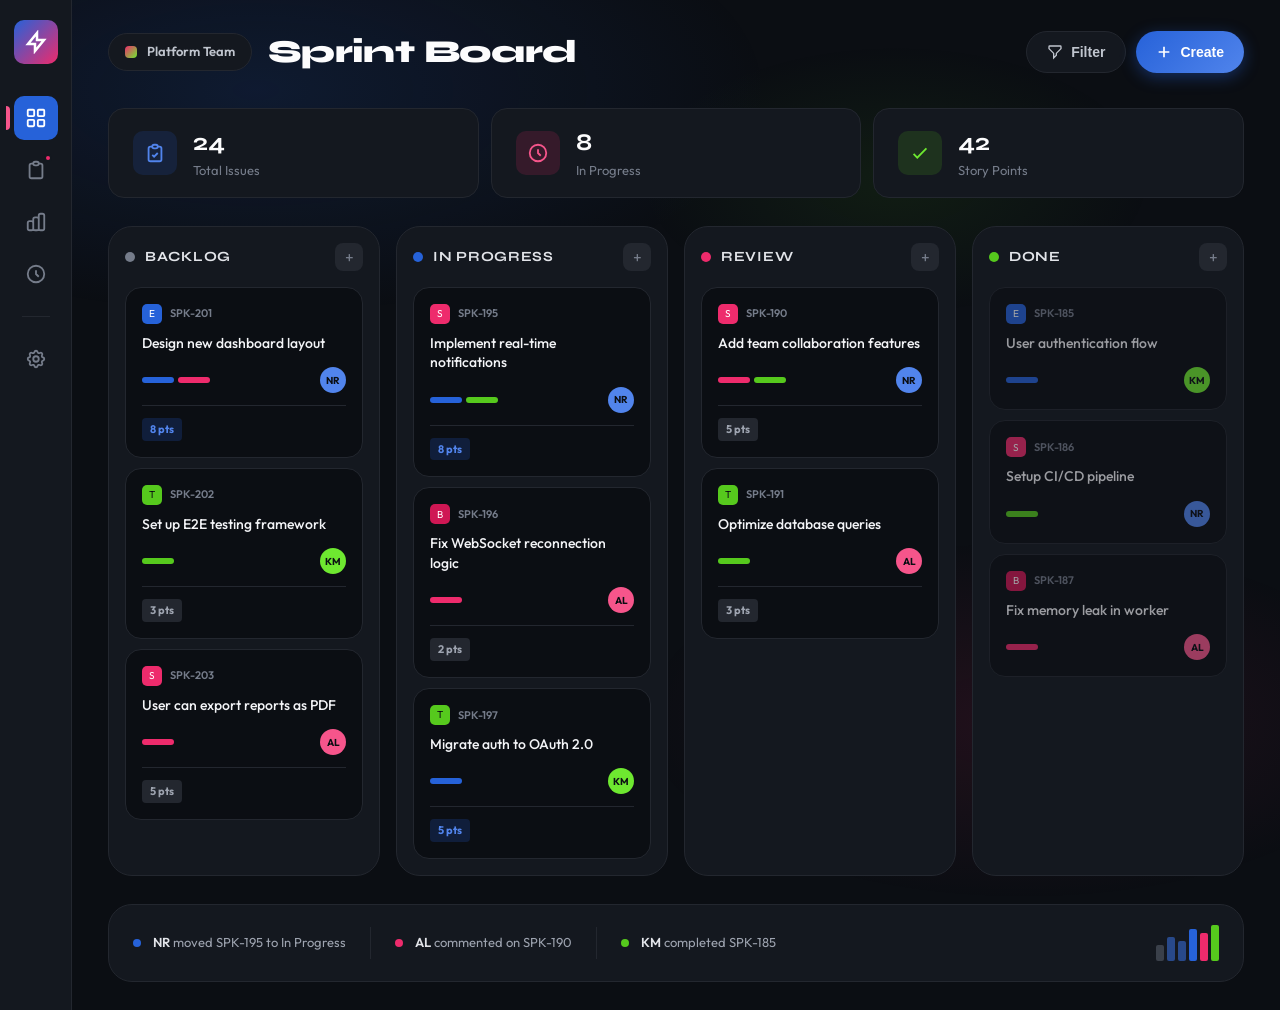
<file: pm-color-theory/04-triadic-bold.html>
<!DOCTYPE html>
<html lang="en">
<head>
  <meta charset="UTF-8">
  <meta name="viewport" content="width=device-width, initial-scale=1.0">
  <title>Spark — Triadic Bold</title>
  <link rel="preconnect" href="https://fonts.googleapis.com">
  <link rel="preconnect" href="https://fonts.gstatic.com" crossorigin>
  <link href="https://fonts.googleapis.com/css2?family=Syne:wght@500;600;700;800&family=Outfit:wght@400;500;600&display=swap" rel="stylesheet">
  <style>
    /*
     * COLOR THEORY: TRIADIC
     * Three hues 120° apart on the color wheel:
     * - Electric Blue: ~220° (primary/dominant)
     * - Hot Pink/Magenta: ~340° (secondary accent)
     * - Lime/Chartreuse: ~100° (tertiary accent)
     * Creates vibrant, balanced energy
     * Strategy: Blue dominant, pink/lime as strategic accents
     */

    :root {
      /* Electric Blue scale (~220°) - dominant */
      --blue-950: hsl(220, 60%, 6%);
      --blue-900: hsl(220, 55%, 10%);
      --blue-800: hsl(220, 50%, 16%);
      --blue-700: hsl(220, 50%, 24%);
      --blue-600: hsl(220, 55%, 35%);
      --blue-500: hsl(220, 70%, 50%);
      --blue-400: hsl(220, 80%, 62%);
      --blue-300: hsl(220, 85%, 75%);
      --blue-200: hsl(220, 80%, 88%);
      --blue-100: hsl(220, 70%, 95%);

      /* Hot Pink/Magenta scale (~340°) - secondary */
      --pink-600: hsl(340, 80%, 45%);
      --pink-500: hsl(340, 85%, 55%);
      --pink-400: hsl(340, 90%, 65%);
      --pink-300: hsl(340, 85%, 78%);
      --pink-200: hsl(340, 75%, 90%);

      /* Lime/Chartreuse scale (~100°) - tertiary */
      --lime-600: hsl(100, 70%, 35%);
      --lime-500: hsl(100, 75%, 45%);
      --lime-400: hsl(100, 80%, 55%);
      --lime-300: hsl(100, 75%, 70%);
      --lime-200: hsl(100, 65%, 88%);

      /* Neutrals - cool tinted */
      --neutral-950: hsl(220, 25%, 6%);
      --neutral-900: hsl(220, 20%, 10%);
      --neutral-800: hsl(220, 15%, 16%);
      --neutral-700: hsl(220, 12%, 26%);
      --neutral-600: hsl(220, 10%, 38%);
      --neutral-500: hsl(220, 8%, 50%);
      --neutral-400: hsl(220, 10%, 65%);
      --neutral-300: hsl(220, 12%, 78%);
      --neutral-200: hsl(220, 15%, 90%);
      --neutral-100: hsl(220, 20%, 96%);
      --neutral-50: hsl(220, 25%, 99%);

      --font-display: 'Syne', sans-serif;
      --font-body: 'Outfit', -apple-system, sans-serif;

      --radius-sm: 10px;
      --radius-md: 16px;
      --radius-lg: 24px;
    }

    * {
      margin: 0;
      padding: 0;
      box-sizing: border-box;
    }

    body {
      font-family: var(--font-body);
      background: var(--neutral-950);
      color: var(--neutral-200);
      min-height: 100vh;
      line-height: 1.5;
    }

    /* Gradient mesh background */
    .app {
      display: grid;
      grid-template-columns: 72px 1fr;
      min-height: 100vh;
      position: relative;
    }

    .app::before {
      content: '';
      position: fixed;
      top: 0;
      left: 0;
      right: 0;
      bottom: 0;
      background:
        radial-gradient(ellipse 80% 50% at 20% 10%, hsla(220, 70%, 50%, 0.15) 0%, transparent 50%),
        radial-gradient(ellipse 60% 40% at 80% 80%, hsla(340, 85%, 55%, 0.1) 0%, transparent 50%),
        radial-gradient(ellipse 40% 30% at 70% 20%, hsla(100, 75%, 45%, 0.08) 0%, transparent 50%);
      pointer-events: none;
      z-index: 0;
    }

    /* Icon sidebar */
    .sidebar {
      background: var(--neutral-900);
      border-right: 1px solid var(--neutral-800);
      padding: 20px 0;
      display: flex;
      flex-direction: column;
      align-items: center;
      gap: 8px;
      position: relative;
      z-index: 1;
    }

    .logo {
      width: 44px;
      height: 44px;
      background: linear-gradient(135deg, var(--blue-500) 0%, var(--pink-500) 100%);
      border-radius: var(--radius-sm);
      display: flex;
      align-items: center;
      justify-content: center;
      margin-bottom: 24px;
    }

    .logo svg {
      width: 24px;
      height: 24px;
      color: white;
    }

    .nav-icon {
      width: 44px;
      height: 44px;
      border-radius: var(--radius-sm);
      display: flex;
      align-items: center;
      justify-content: center;
      color: var(--neutral-500);
      cursor: pointer;
      transition: all 0.2s ease;
      position: relative;
    }

    .nav-icon:hover {
      background: var(--neutral-800);
      color: var(--neutral-300);
    }

    .nav-icon.active {
      background: var(--blue-500);
      color: white;
    }

    .nav-icon.active::before {
      content: '';
      position: absolute;
      left: -8px;
      top: 50%;
      transform: translateY(-50%);
      width: 4px;
      height: 24px;
      background: var(--pink-400);
      border-radius: 0 4px 4px 0;
    }

    .nav-icon svg {
      width: 22px;
      height: 22px;
    }

    .nav-divider {
      width: 28px;
      height: 1px;
      background: var(--neutral-800);
      margin: 12px 0;
    }

    .nav-badge {
      position: absolute;
      top: 6px;
      right: 6px;
      width: 8px;
      height: 8px;
      background: var(--pink-500);
      border-radius: 50%;
      border: 2px solid var(--neutral-900);
    }

    /* Main content */
    .main {
      padding: 28px 36px;
      position: relative;
      z-index: 1;
      overflow-y: auto;
    }

    .header {
      display: flex;
      justify-content: space-between;
      align-items: center;
      margin-bottom: 32px;
    }

    .header-left {
      display: flex;
      align-items: center;
      gap: 16px;
    }

    .project-badge {
      display: flex;
      align-items: center;
      gap: 10px;
      padding: 8px 16px;
      background: var(--neutral-900);
      border: 1px solid var(--neutral-800);
      border-radius: 100px;
    }

    .project-color {
      width: 12px;
      height: 12px;
      border-radius: 4px;
      background: linear-gradient(135deg, var(--pink-500), var(--lime-400));
    }

    .project-name {
      font-size: 13px;
      font-weight: 600;
      color: var(--neutral-300);
    }

    .page-title {
      font-family: var(--font-display);
      font-size: 32px;
      font-weight: 800;
      color: var(--neutral-50);
      letter-spacing: -0.02em;
    }

    .header-actions {
      display: flex;
      gap: 10px;
    }

    .btn {
      padding: 12px 20px;
      border-radius: 100px;
      font-size: 14px;
      font-weight: 600;
      cursor: pointer;
      border: none;
      transition: all 0.2s ease;
      display: flex;
      align-items: center;
      gap: 8px;
    }

    .btn-ghost {
      background: var(--neutral-900);
      color: var(--neutral-300);
      border: 1px solid var(--neutral-800);
    }

    .btn-ghost:hover {
      background: var(--neutral-800);
      color: var(--neutral-100);
    }

    .btn-primary {
      background: linear-gradient(135deg, var(--blue-500) 0%, var(--blue-400) 100%);
      color: white;
      box-shadow: 0 4px 16px hsla(220, 70%, 50%, 0.4);
    }

    .btn-primary:hover {
      transform: translateY(-1px);
      box-shadow: 0 8px 24px hsla(220, 70%, 50%, 0.5);
    }

    /* Quick stats */
    .quick-stats {
      display: flex;
      gap: 12px;
      margin-bottom: 28px;
    }

    .quick-stat {
      padding: 16px 24px;
      background: var(--neutral-900);
      border: 1px solid var(--neutral-800);
      border-radius: var(--radius-md);
      display: flex;
      align-items: center;
      gap: 16px;
      flex: 1;
    }

    .stat-icon {
      width: 44px;
      height: 44px;
      border-radius: var(--radius-sm);
      display: flex;
      align-items: center;
      justify-content: center;
    }

    .stat-icon.blue { background: hsla(220, 70%, 50%, 0.15); color: var(--blue-400); }
    .stat-icon.pink { background: hsla(340, 85%, 55%, 0.15); color: var(--pink-400); }
    .stat-icon.lime { background: hsla(100, 75%, 45%, 0.15); color: var(--lime-400); }

    .stat-icon svg {
      width: 22px;
      height: 22px;
    }

    .stat-content {
      flex: 1;
    }

    .stat-value {
      font-family: var(--font-display);
      font-size: 24px;
      font-weight: 700;
      color: var(--neutral-50);
    }

    .stat-label {
      font-size: 13px;
      color: var(--neutral-500);
    }

    /* Board */
    .board {
      display: grid;
      grid-template-columns: repeat(4, 1fr);
      gap: 16px;
    }

    .column {
      background: var(--neutral-900);
      border: 1px solid var(--neutral-800);
      border-radius: var(--radius-lg);
      padding: 16px;
    }

    .column-header {
      display: flex;
      align-items: center;
      justify-content: space-between;
      margin-bottom: 16px;
    }

    .column-title-wrap {
      display: flex;
      align-items: center;
      gap: 10px;
    }

    .column-dot {
      width: 10px;
      height: 10px;
      border-radius: 50%;
    }

    /* Using triadic colors for column status */
    .dot-todo { background: var(--neutral-500); }
    .dot-progress { background: var(--blue-500); }
    .dot-review { background: var(--pink-500); }
    .dot-done { background: var(--lime-500); }

    .column-title {
      font-family: var(--font-display);
      font-size: 14px;
      font-weight: 700;
      color: var(--neutral-200);
      text-transform: uppercase;
      letter-spacing: 0.05em;
    }

    .column-add {
      width: 28px;
      height: 28px;
      border-radius: 8px;
      background: var(--neutral-800);
      color: var(--neutral-500);
      display: flex;
      align-items: center;
      justify-content: center;
      cursor: pointer;
      transition: all 0.15s ease;
    }

    .column-add:hover {
      background: var(--neutral-700);
      color: var(--neutral-300);
    }

    .cards {
      display: flex;
      flex-direction: column;
      gap: 10px;
    }

    .card {
      background: var(--neutral-950);
      border: 1px solid var(--neutral-800);
      border-radius: var(--radius-md);
      padding: 16px;
      transition: all 0.2s ease;
      cursor: pointer;
    }

    .card:hover {
      border-color: var(--blue-600);
      transform: translateY(-2px);
    }

    .card-header {
      display: flex;
      align-items: center;
      gap: 8px;
      margin-bottom: 10px;
    }

    .card-icon {
      width: 20px;
      height: 20px;
      border-radius: 5px;
      display: flex;
      align-items: center;
      justify-content: center;
      font-size: 10px;
    }

    /* Triadic colors for card types */
    .icon-epic { background: var(--blue-500); color: white; }
    .icon-story { background: var(--pink-500); color: white; }
    .icon-task { background: var(--lime-500); color: var(--neutral-950); }
    .icon-bug { background: var(--pink-600); color: white; }

    .card-id {
      font-size: 11px;
      color: var(--neutral-500);
      font-weight: 600;
    }

    .card-title {
      font-size: 14px;
      font-weight: 500;
      color: var(--neutral-100);
      line-height: 1.4;
      margin-bottom: 14px;
    }

    .card-footer {
      display: flex;
      align-items: center;
      justify-content: space-between;
    }

    .card-labels {
      display: flex;
      gap: 4px;
    }

    .label {
      width: 32px;
      height: 6px;
      border-radius: 3px;
    }

    /* Using triadic for labels */
    .label-blue { background: var(--blue-500); }
    .label-pink { background: var(--pink-500); }
    .label-lime { background: var(--lime-500); }

    .card-avatar {
      width: 26px;
      height: 26px;
      border-radius: 50%;
      font-size: 10px;
      display: flex;
      align-items: center;
      justify-content: center;
      font-weight: 700;
    }

    .av-1 { background: var(--blue-400); color: var(--neutral-950); }
    .av-2 { background: var(--pink-400); color: var(--neutral-950); }
    .av-3 { background: var(--lime-400); color: var(--neutral-950); }

    /* Story points badge */
    .card-points {
      display: flex;
      align-items: center;
      gap: 4px;
      margin-top: 12px;
      padding-top: 12px;
      border-top: 1px solid var(--neutral-800);
    }

    .points-badge {
      font-size: 11px;
      font-weight: 700;
      padding: 3px 8px;
      border-radius: 4px;
      background: var(--neutral-800);
      color: var(--neutral-400);
    }

    .points-badge.highlight {
      background: hsla(220, 70%, 50%, 0.2);
      color: var(--blue-400);
    }

    /* Activity footer */
    .activity-bar {
      margin-top: 28px;
      padding: 20px 24px;
      background: var(--neutral-900);
      border: 1px solid var(--neutral-800);
      border-radius: var(--radius-lg);
      display: flex;
      align-items: center;
      gap: 24px;
    }

    .activity-item {
      display: flex;
      align-items: center;
      gap: 12px;
    }

    .activity-dot {
      width: 8px;
      height: 8px;
      border-radius: 50%;
      animation: pulse 2s infinite;
    }

    @keyframes pulse {
      0%, 100% { opacity: 1; }
      50% { opacity: 0.5; }
    }

    .activity-dot.blue { background: var(--blue-500); }
    .activity-dot.pink { background: var(--pink-500); }
    .activity-dot.lime { background: var(--lime-500); }

    .activity-text {
      font-size: 13px;
      color: var(--neutral-400);
    }

    .activity-text strong {
      color: var(--neutral-200);
      font-weight: 600;
    }

    .activity-time {
      font-size: 12px;
      color: var(--neutral-600);
      margin-left: auto;
    }

    .divider {
      width: 1px;
      height: 32px;
      background: var(--neutral-800);
    }

    /* Velocity chart preview */
    .velocity-mini {
      display: flex;
      align-items: flex-end;
      gap: 3px;
      margin-left: auto;
    }

    .velocity-bar {
      width: 8px;
      border-radius: 2px;
      background: var(--neutral-700);
    }

    .velocity-bar:nth-child(1) { height: 16px; }
    .velocity-bar:nth-child(2) { height: 24px; background: var(--blue-600); }
    .velocity-bar:nth-child(3) { height: 20px; background: var(--blue-600); }
    .velocity-bar:nth-child(4) { height: 32px; background: var(--blue-500); }
    .velocity-bar:nth-child(5) { height: 28px; background: var(--pink-500); }
    .velocity-bar:nth-child(6) { height: 36px; background: var(--lime-500); }
  </style>
</head>
<body>
  <div class="app">
    <aside class="sidebar">
      <div class="logo">
        <svg fill="none" viewBox="0 0 24 24" stroke="currentColor" stroke-width="2.5">
          <path d="M13 10V3L4 14h7v7l9-11h-7z"/>
        </svg>
      </div>

      <div class="nav-icon active">
        <svg fill="none" viewBox="0 0 24 24" stroke="currentColor" stroke-width="2">
          <rect x="3" y="3" width="7" height="7" rx="1"/>
          <rect x="14" y="3" width="7" height="7" rx="1"/>
          <rect x="3" y="14" width="7" height="7" rx="1"/>
          <rect x="14" y="14" width="7" height="7" rx="1"/>
        </svg>
      </div>
      <div class="nav-icon">
        <svg fill="none" viewBox="0 0 24 24" stroke="currentColor" stroke-width="2">
          <path d="M9 5H7a2 2 0 00-2 2v12a2 2 0 002 2h10a2 2 0 002-2V7a2 2 0 00-2-2h-2M9 5a2 2 0 002 2h2a2 2 0 002-2M9 5a2 2 0 012-2h2a2 2 0 012 2"/>
        </svg>
        <span class="nav-badge"></span>
      </div>
      <div class="nav-icon">
        <svg fill="none" viewBox="0 0 24 24" stroke="currentColor" stroke-width="2">
          <path d="M9 19v-6a2 2 0 00-2-2H5a2 2 0 00-2 2v6a2 2 0 002 2h2a2 2 0 002-2zm0 0V9a2 2 0 012-2h2a2 2 0 012 2v10m-6 0a2 2 0 002 2h2a2 2 0 002-2m0 0V5a2 2 0 012-2h2a2 2 0 012 2v14a2 2 0 01-2 2h-2a2 2 0 01-2-2z"/>
        </svg>
      </div>
      <div class="nav-icon">
        <svg fill="none" viewBox="0 0 24 24" stroke="currentColor" stroke-width="2">
          <path d="M12 8v4l3 3m6-3a9 9 0 11-18 0 9 9 0 0118 0z"/>
        </svg>
      </div>

      <div class="nav-divider"></div>

      <div class="nav-icon">
        <svg fill="none" viewBox="0 0 24 24" stroke="currentColor" stroke-width="2">
          <path d="M10.325 4.317c.426-1.756 2.924-1.756 3.35 0a1.724 1.724 0 002.573 1.066c1.543-.94 3.31.826 2.37 2.37a1.724 1.724 0 001.065 2.572c1.756.426 1.756 2.924 0 3.35a1.724 1.724 0 00-1.066 2.573c.94 1.543-.826 3.31-2.37 2.37a1.724 1.724 0 00-2.572 1.065c-.426 1.756-2.924 1.756-3.35 0a1.724 1.724 0 00-2.573-1.066c-1.543.94-3.31-.826-2.37-2.37a1.724 1.724 0 00-1.065-2.572c-1.756-.426-1.756-2.924 0-3.35a1.724 1.724 0 001.066-2.573c-.94-1.543.826-3.31 2.37-2.37.996.608 2.296.07 2.572-1.065z"/>
          <circle cx="12" cy="12" r="3"/>
        </svg>
      </div>
    </aside>

    <main class="main">
      <header class="header">
        <div class="header-left">
          <div class="project-badge">
            <div class="project-color"></div>
            <span class="project-name">Platform Team</span>
          </div>
          <h1 class="page-title">Sprint Board</h1>
        </div>
        <div class="header-actions">
          <button class="btn btn-ghost">
            <svg width="16" height="16" fill="none" viewBox="0 0 24 24" stroke="currentColor" stroke-width="2">
              <path d="M3 4a1 1 0 011-1h16a1 1 0 011 1v2.586a1 1 0 01-.293.707l-6.414 6.414a1 1 0 00-.293.707V17l-4 4v-6.586a1 1 0 00-.293-.707L3.293 7.293A1 1 0 013 6.586V4z"/>
            </svg>
            Filter
          </button>
          <button class="btn btn-primary">
            <svg width="16" height="16" fill="none" viewBox="0 0 24 24" stroke="currentColor" stroke-width="2.5">
              <path d="M12 4v16m8-8H4"/>
            </svg>
            Create
          </button>
        </div>
      </header>

      <div class="quick-stats">
        <div class="quick-stat">
          <div class="stat-icon blue">
            <svg fill="none" viewBox="0 0 24 24" stroke="currentColor" stroke-width="2">
              <path d="M9 5H7a2 2 0 00-2 2v12a2 2 0 002 2h10a2 2 0 002-2V7a2 2 0 00-2-2h-2M9 5a2 2 0 002 2h2a2 2 0 002-2M9 5a2 2 0 012-2h2a2 2 0 012 2m-6 9l2 2 4-4"/>
            </svg>
          </div>
          <div class="stat-content">
            <div class="stat-value">24</div>
            <div class="stat-label">Total Issues</div>
          </div>
        </div>
        <div class="quick-stat">
          <div class="stat-icon pink">
            <svg fill="none" viewBox="0 0 24 24" stroke="currentColor" stroke-width="2">
              <path d="M12 8v4l3 3m6-3a9 9 0 11-18 0 9 9 0 0118 0z"/>
            </svg>
          </div>
          <div class="stat-content">
            <div class="stat-value">8</div>
            <div class="stat-label">In Progress</div>
          </div>
        </div>
        <div class="quick-stat">
          <div class="stat-icon lime">
            <svg fill="none" viewBox="0 0 24 24" stroke="currentColor" stroke-width="2">
              <path d="M5 13l4 4L19 7"/>
            </svg>
          </div>
          <div class="stat-content">
            <div class="stat-value">42</div>
            <div class="stat-label">Story Points</div>
          </div>
        </div>
      </div>

      <div class="board">
        <div class="column">
          <div class="column-header">
            <div class="column-title-wrap">
              <span class="column-dot dot-todo"></span>
              <span class="column-title">Backlog</span>
            </div>
            <div class="column-add">+</div>
          </div>
          <div class="cards">
            <div class="card">
              <div class="card-header">
                <div class="card-icon icon-epic">E</div>
                <span class="card-id">SPK-201</span>
              </div>
              <div class="card-title">Design new dashboard layout</div>
              <div class="card-footer">
                <div class="card-labels">
                  <span class="label label-blue"></span>
                  <span class="label label-pink"></span>
                </div>
                <div class="card-avatar av-1">NR</div>
              </div>
              <div class="card-points">
                <span class="points-badge highlight">8 pts</span>
              </div>
            </div>
            <div class="card">
              <div class="card-header">
                <div class="card-icon icon-task">T</div>
                <span class="card-id">SPK-202</span>
              </div>
              <div class="card-title">Set up E2E testing framework</div>
              <div class="card-footer">
                <div class="card-labels">
                  <span class="label label-lime"></span>
                </div>
                <div class="card-avatar av-3">KM</div>
              </div>
              <div class="card-points">
                <span class="points-badge">3 pts</span>
              </div>
            </div>
            <div class="card">
              <div class="card-header">
                <div class="card-icon icon-story">S</div>
                <span class="card-id">SPK-203</span>
              </div>
              <div class="card-title">User can export reports as PDF</div>
              <div class="card-footer">
                <div class="card-labels">
                  <span class="label label-pink"></span>
                </div>
                <div class="card-avatar av-2">AL</div>
              </div>
              <div class="card-points">
                <span class="points-badge">5 pts</span>
              </div>
            </div>
          </div>
        </div>

        <div class="column">
          <div class="column-header">
            <div class="column-title-wrap">
              <span class="column-dot dot-progress"></span>
              <span class="column-title">In Progress</span>
            </div>
            <div class="column-add">+</div>
          </div>
          <div class="cards">
            <div class="card">
              <div class="card-header">
                <div class="card-icon icon-story">S</div>
                <span class="card-id">SPK-195</span>
              </div>
              <div class="card-title">Implement real-time notifications</div>
              <div class="card-footer">
                <div class="card-labels">
                  <span class="label label-blue"></span>
                  <span class="label label-lime"></span>
                </div>
                <div class="card-avatar av-1">NR</div>
              </div>
              <div class="card-points">
                <span class="points-badge highlight">8 pts</span>
              </div>
            </div>
            <div class="card">
              <div class="card-header">
                <div class="card-icon icon-bug">B</div>
                <span class="card-id">SPK-196</span>
              </div>
              <div class="card-title">Fix WebSocket reconnection logic</div>
              <div class="card-footer">
                <div class="card-labels">
                  <span class="label label-pink"></span>
                </div>
                <div class="card-avatar av-2">AL</div>
              </div>
              <div class="card-points">
                <span class="points-badge">2 pts</span>
              </div>
            </div>
            <div class="card">
              <div class="card-header">
                <div class="card-icon icon-task">T</div>
                <span class="card-id">SPK-197</span>
              </div>
              <div class="card-title">Migrate auth to OAuth 2.0</div>
              <div class="card-footer">
                <div class="card-labels">
                  <span class="label label-blue"></span>
                </div>
                <div class="card-avatar av-3">KM</div>
              </div>
              <div class="card-points">
                <span class="points-badge highlight">5 pts</span>
              </div>
            </div>
          </div>
        </div>

        <div class="column">
          <div class="column-header">
            <div class="column-title-wrap">
              <span class="column-dot dot-review"></span>
              <span class="column-title">Review</span>
            </div>
            <div class="column-add">+</div>
          </div>
          <div class="cards">
            <div class="card">
              <div class="card-header">
                <div class="card-icon icon-story">S</div>
                <span class="card-id">SPK-190</span>
              </div>
              <div class="card-title">Add team collaboration features</div>
              <div class="card-footer">
                <div class="card-labels">
                  <span class="label label-pink"></span>
                  <span class="label label-lime"></span>
                </div>
                <div class="card-avatar av-1">NR</div>
              </div>
              <div class="card-points">
                <span class="points-badge">5 pts</span>
              </div>
            </div>
            <div class="card">
              <div class="card-header">
                <div class="card-icon icon-task">T</div>
                <span class="card-id">SPK-191</span>
              </div>
              <div class="card-title">Optimize database queries</div>
              <div class="card-footer">
                <div class="card-labels">
                  <span class="label label-lime"></span>
                </div>
                <div class="card-avatar av-2">AL</div>
              </div>
              <div class="card-points">
                <span class="points-badge">3 pts</span>
              </div>
            </div>
          </div>
        </div>

        <div class="column">
          <div class="column-header">
            <div class="column-title-wrap">
              <span class="column-dot dot-done"></span>
              <span class="column-title">Done</span>
            </div>
            <div class="column-add">+</div>
          </div>
          <div class="cards">
            <div class="card" style="opacity: 0.6;">
              <div class="card-header">
                <div class="card-icon icon-epic">E</div>
                <span class="card-id">SPK-185</span>
              </div>
              <div class="card-title">User authentication flow</div>
              <div class="card-footer">
                <div class="card-labels">
                  <span class="label label-blue"></span>
                </div>
                <div class="card-avatar av-3">KM</div>
              </div>
            </div>
            <div class="card" style="opacity: 0.6;">
              <div class="card-header">
                <div class="card-icon icon-story">S</div>
                <span class="card-id">SPK-186</span>
              </div>
              <div class="card-title">Setup CI/CD pipeline</div>
              <div class="card-footer">
                <div class="card-labels">
                  <span class="label label-lime"></span>
                </div>
                <div class="card-avatar av-1">NR</div>
              </div>
            </div>
            <div class="card" style="opacity: 0.6;">
              <div class="card-header">
                <div class="card-icon icon-bug">B</div>
                <span class="card-id">SPK-187</span>
              </div>
              <div class="card-title">Fix memory leak in worker</div>
              <div class="card-footer">
                <div class="card-labels">
                  <span class="label label-pink"></span>
                </div>
                <div class="card-avatar av-2">AL</div>
              </div>
            </div>
          </div>
        </div>
      </div>

      <div class="activity-bar">
        <div class="activity-item">
          <span class="activity-dot blue"></span>
          <span class="activity-text"><strong>NR</strong> moved SPK-195 to In Progress</span>
        </div>
        <div class="divider"></div>
        <div class="activity-item">
          <span class="activity-dot pink"></span>
          <span class="activity-text"><strong>AL</strong> commented on SPK-190</span>
        </div>
        <div class="divider"></div>
        <div class="activity-item">
          <span class="activity-dot lime"></span>
          <span class="activity-text"><strong>KM</strong> completed SPK-185</span>
        </div>
        <div class="velocity-mini">
          <div class="velocity-bar"></div>
          <div class="velocity-bar"></div>
          <div class="velocity-bar"></div>
          <div class="velocity-bar"></div>
          <div class="velocity-bar"></div>
          <div class="velocity-bar"></div>
        </div>
      </div>
    </main>
  </div>
</body>
</html>
</file>
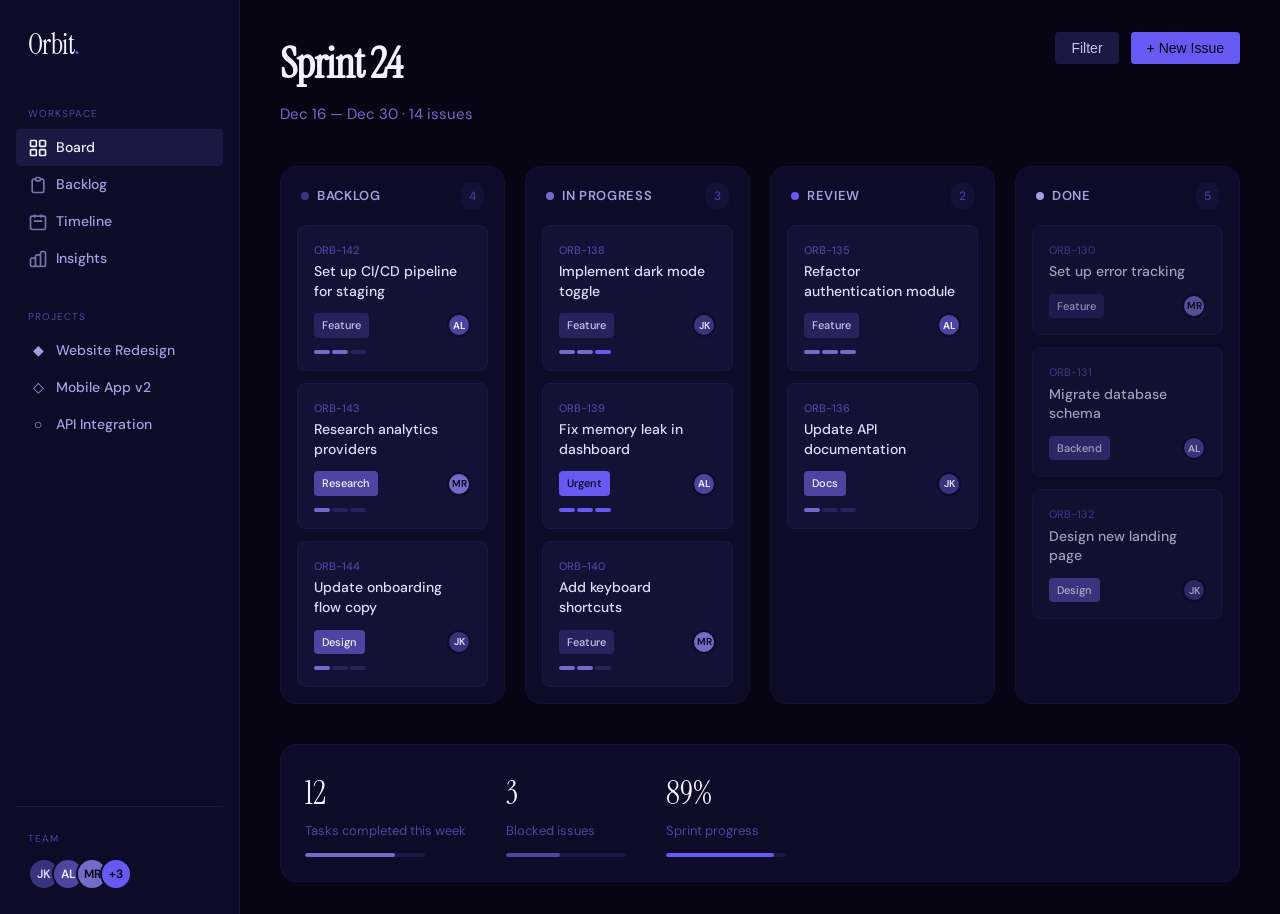
<file: pm-color-theory/v2/01-monochromatic-indigo.html>
<!DOCTYPE html>
<html lang="en">
<head>
  <meta charset="UTF-8">
  <meta name="viewport" content="width=device-width, initial-scale=1.0">
  <title>Orbit — Monochromatic Indigo</title>
  <link rel="preconnect" href="https://fonts.googleapis.com">
  <link rel="preconnect" href="https://fonts.gstatic.com" crossorigin>
  <link href="https://fonts.googleapis.com/css2?family=Instrument+Serif:ital@0;1&family=DM+Sans:wght@400;500;600&display=swap" rel="stylesheet">
  <style>
    /*
     * COLOR THEORY: MONOCHROMATIC
     * Using a single hue (indigo ~240°) with variations in:
     * - Lightness: 5% to 95%
     * - Saturation: 15% to 85%
     * Creates depth through tonal contrast while maintaining visual unity
     */

    :root {
      /* Indigo scale - same hue (245°), varying saturation and lightness */
      --indigo-950: hsl(245, 58%, 5%);
      --indigo-900: hsl(245, 55%, 10%);
      --indigo-850: hsl(245, 52%, 14%);
      --indigo-800: hsl(245, 48%, 18%);
      --indigo-700: hsl(245, 45%, 25%);
      --indigo-600: hsl(245, 42%, 35%);
      --indigo-500: hsl(245, 40%, 45%);
      --indigo-400: hsl(245, 45%, 60%);
      --indigo-300: hsl(245, 50%, 75%);
      --indigo-200: hsl(245, 55%, 85%);
      --indigo-100: hsl(245, 60%, 92%);
      --indigo-50: hsl(245, 65%, 97%);

      /* Accent - same hue, high saturation for emphasis */
      --accent: hsl(245, 85%, 65%);
      --accent-glow: hsl(245, 90%, 70%);

      --font-display: 'Instrument Serif', Georgia, serif;
      --font-body: 'DM Sans', -apple-system, sans-serif;

      /* Base-4 Grid System (4px module) */
      --base: 4px;
      --radius-sm: 4px;
      --radius-md: 8px;
      --radius-lg: 16px;
    }

    * {
      margin: 0;
      padding: 0;
      box-sizing: border-box;
    }

    body {
      font-family: var(--font-body);
      background: var(--indigo-950);
      color: var(--indigo-200);
      min-height: 100vh;
      line-height: 1.5;
    }

    /* Layout */
    .app {
      display: grid;
      grid-template-columns: 240px 1fr;
      min-height: 100vh;
    }

    /* Sidebar */
    .sidebar {
      background: var(--indigo-900);
      border-right: 1px solid var(--indigo-800);
      padding: 24px 16px;
      display: flex;
      flex-direction: column;
    }

    .logo {
      font-family: var(--font-display);
      font-size: 28px;
      color: var(--indigo-50);
      margin-bottom: 40px;
      padding-left: 12px;
      letter-spacing: -0.02em;
    }

    .logo span {
      color: var(--accent);
    }

    .nav-section {
      margin-bottom: 32px;
    }

    .nav-label {
      font-size: 10px;
      text-transform: uppercase;
      letter-spacing: 0.1em;
      color: var(--indigo-500);
      padding: 0 12px;
      margin-bottom: 8px;
    }

    .nav-item {
      display: flex;
      align-items: center;
      gap: 8px;
      padding: 8px 12px;
      border-radius: var(--radius-sm);
      color: var(--indigo-300);
      font-size: 14px;
      font-weight: 500;
      cursor: pointer;
      transition: all 0.15s ease;
    }

    .nav-item:hover {
      background: var(--indigo-850);
      color: var(--indigo-100);
    }

    .nav-item.active {
      background: var(--indigo-800);
      color: var(--indigo-50);
    }

    .nav-icon {
      width: 20px;
      height: 20px;
      opacity: 0.7;
    }

    .nav-item.active .nav-icon {
      opacity: 1;
    }

    .team-section {
      margin-top: auto;
      padding-top: 24px;
      border-top: 1px solid var(--indigo-800);
    }

    .team-avatars {
      display: flex;
      padding: 0 12px;
      margin-top: 12px;
    }

    .avatar {
      width: 32px;
      height: 32px;
      border-radius: 50%;
      border: 2px solid var(--indigo-900);
      margin-left: -8px;
      display: flex;
      align-items: center;
      justify-content: center;
      font-size: 12px;
      font-weight: 600;
    }

    .avatar:first-child { margin-left: 0; }
    .avatar-1 { background: var(--indigo-600); color: var(--indigo-100); }
    .avatar-2 { background: var(--indigo-500); color: var(--indigo-50); }
    .avatar-3 { background: var(--indigo-400); color: var(--indigo-950); }
    .avatar-4 { background: var(--accent); color: var(--indigo-950); }

    /* Main content */
    .main {
      padding: 32px 40px;
      overflow-y: auto;
    }

    .header {
      display: flex;
      justify-content: space-between;
      align-items: flex-start;
      margin-bottom: 40px;
    }

    .page-title {
      font-family: var(--font-display);
      font-size: 42px;
      color: var(--indigo-50);
      letter-spacing: -0.02em;
      margin-bottom: 8px;
    }

    .page-subtitle {
      color: var(--indigo-400);
      font-size: 15px;
    }

    .header-actions {
      display: flex;
      gap: 12px;
    }

    .btn {
      padding: 8px 16px;
      border-radius: var(--radius-sm);
      font-size: 14px;
      font-weight: 500;
      cursor: pointer;
      border: none;
      transition: all 0.15s ease;
    }

    .btn-secondary {
      background: var(--indigo-800);
      color: var(--indigo-200);
    }

    .btn-secondary:hover {
      background: var(--indigo-700);
      color: var(--indigo-100);
    }

    .btn-primary {
      background: var(--accent);
      color: var(--indigo-950);
    }

    .btn-primary:hover {
      background: var(--accent-glow);
      box-shadow: 0 4px 20px hsla(245, 85%, 65%, 0.3);
    }

    /* Board */
    .board {
      display: grid;
      grid-template-columns: repeat(4, 1fr);
      gap: 20px;
    }

    .column {
      background: var(--indigo-900);
      border-radius: var(--radius-lg);
      padding: 16px;
      border: 1px solid var(--indigo-850);
    }

    .column-header {
      display: flex;
      align-items: center;
      justify-content: space-between;
      margin-bottom: 16px;
      padding: 0 4px;
    }

    .column-title {
      display: flex;
      align-items: center;
      gap: 8px;
      font-size: 13px;
      font-weight: 600;
      color: var(--indigo-300);
      text-transform: uppercase;
      letter-spacing: 0.05em;
    }

    .column-dot {
      width: 8px;
      height: 8px;
      border-radius: 50%;
    }

    .dot-backlog { background: var(--indigo-600); }
    .dot-progress { background: var(--indigo-400); }
    .dot-review { background: var(--accent); }
    .dot-done { background: var(--indigo-300); }

    .column-count {
      font-size: 12px;
      color: var(--indigo-500);
      background: var(--indigo-850);
      padding: 4px 8px;
      border-radius: 8px;
    }

    .cards {
      display: flex;
      flex-direction: column;
      gap: 12px;
    }

    .card {
      background: var(--indigo-850);
      border-radius: var(--radius-md);
      padding: 16px;
      border: 1px solid var(--indigo-800);
      transition: all 0.2s ease;
    }

    .card:hover {
      border-color: var(--indigo-700);
      transform: translateY(-2px);
      box-shadow: 0 8px 24px hsla(245, 58%, 5%, 0.5);
    }

    .card-id {
      font-size: 11px;
      color: var(--indigo-500);
      font-weight: 500;
      margin-bottom: 4px;
    }

    .card-title {
      font-size: 14px;
      color: var(--indigo-100);
      font-weight: 500;
      margin-bottom: 12px;
      line-height: 1.4;
    }

    .card-meta {
      display: flex;
      align-items: center;
      justify-content: space-between;
    }

    .card-tags {
      display: flex;
      gap: 4px;
    }

    .tag {
      font-size: 11px;
      padding: 4px 8px;
      border-radius: 4px;
      font-weight: 500;
    }

    /* Tags using monochromatic variations */
    .tag-feature { background: var(--indigo-700); color: var(--indigo-200); }
    .tag-bug { background: var(--indigo-600); color: var(--indigo-100); }
    .tag-design { background: var(--indigo-500); color: var(--indigo-50); }
    .tag-urgent { background: var(--accent); color: var(--indigo-950); }

    .card-assignee {
      width: 24px;
      height: 24px;
      border-radius: 50%;
      font-size: 10px;
      display: flex;
      align-items: center;
      justify-content: center;
      font-weight: 600;
    }

    .card-priority {
      display: flex;
      gap: 2px;
      margin-top: 12px;
    }

    .priority-bar {
      width: 16px;
      height: 4px;
      border-radius: 2px;
      background: var(--indigo-700);
    }

    .priority-bar.filled {
      background: var(--indigo-400);
    }

    .priority-bar.filled.high {
      background: var(--accent);
    }

    /* Footer stats */
    .stats {
      display: flex;
      gap: 40px;
      margin-top: 40px;
      padding: 24px;
      background: var(--indigo-900);
      border-radius: var(--radius-lg);
      border: 1px solid var(--indigo-850);
    }

    .stat {
      display: flex;
      flex-direction: column;
      gap: 4px;
    }

    .stat-value {
      font-family: var(--font-display);
      font-size: 32px;
      color: var(--indigo-50);
    }

    .stat-label {
      font-size: 13px;
      color: var(--indigo-500);
    }

    .stat-bar {
      width: 120px;
      height: 4px;
      background: var(--indigo-800);
      border-radius: 2px;
      margin-top: 8px;
      overflow: hidden;
    }

    .stat-bar-fill {
      height: 100%;
      border-radius: 2px;
    }

    .fill-1 { width: 75%; background: var(--indigo-400); }
    .fill-2 { width: 45%; background: var(--indigo-500); }
    .fill-3 { width: 90%; background: var(--accent); }
  </style>
</head>
<body>
  <div class="app">
    <aside class="sidebar">
      <div class="logo">Orbit<span>.</span></div>

      <nav class="nav-section">
        <div class="nav-label">Workspace</div>
        <div class="nav-item active">
          <svg class="nav-icon" fill="none" viewBox="0 0 24 24" stroke="currentColor" stroke-width="2">
            <rect x="3" y="3" width="7" height="7" rx="1"/>
            <rect x="14" y="3" width="7" height="7" rx="1"/>
            <rect x="3" y="14" width="7" height="7" rx="1"/>
            <rect x="14" y="14" width="7" height="7" rx="1"/>
          </svg>
          Board
        </div>
        <div class="nav-item">
          <svg class="nav-icon" fill="none" viewBox="0 0 24 24" stroke="currentColor" stroke-width="2">
            <path d="M9 5H7a2 2 0 00-2 2v12a2 2 0 002 2h10a2 2 0 002-2V7a2 2 0 00-2-2h-2M9 5a2 2 0 002 2h2a2 2 0 002-2M9 5a2 2 0 012-2h2a2 2 0 012 2"/>
          </svg>
          Backlog
        </div>
        <div class="nav-item">
          <svg class="nav-icon" fill="none" viewBox="0 0 24 24" stroke="currentColor" stroke-width="2">
            <path d="M8 7V3m8 4V3m-9 8h10M5 21h14a2 2 0 002-2V7a2 2 0 00-2-2H5a2 2 0 00-2 2v12a2 2 0 002 2z"/>
          </svg>
          Timeline
        </div>
        <div class="nav-item">
          <svg class="nav-icon" fill="none" viewBox="0 0 24 24" stroke="currentColor" stroke-width="2">
            <path d="M9 19v-6a2 2 0 00-2-2H5a2 2 0 00-2 2v6a2 2 0 002 2h2a2 2 0 002-2zm0 0V9a2 2 0 012-2h2a2 2 0 012 2v10m-6 0a2 2 0 002 2h2a2 2 0 002-2m0 0V5a2 2 0 012-2h2a2 2 0 012 2v14a2 2 0 01-2 2h-2a2 2 0 01-2-2z"/>
          </svg>
          Insights
        </div>
      </nav>

      <nav class="nav-section">
        <div class="nav-label">Projects</div>
        <div class="nav-item">
          <span style="width: 20px; text-align: center;">◆</span>
          Website Redesign
        </div>
        <div class="nav-item">
          <span style="width: 20px; text-align: center;">◇</span>
          Mobile App v2
        </div>
        <div class="nav-item">
          <span style="width: 20px; text-align: center;">○</span>
          API Integration
        </div>
      </nav>

      <div class="team-section">
        <div class="nav-label">Team</div>
        <div class="team-avatars">
          <div class="avatar avatar-1">JK</div>
          <div class="avatar avatar-2">AL</div>
          <div class="avatar avatar-3">MR</div>
          <div class="avatar avatar-4">+3</div>
        </div>
      </div>
    </aside>

    <main class="main">
      <header class="header">
        <div>
          <h1 class="page-title">Sprint 24</h1>
          <p class="page-subtitle">Dec 16 — Dec 30 · 14 issues</p>
        </div>
        <div class="header-actions">
          <button class="btn btn-secondary">Filter</button>
          <button class="btn btn-primary">+ New Issue</button>
        </div>
      </header>

      <div class="board">
        <div class="column">
          <div class="column-header">
            <div class="column-title">
              <span class="column-dot dot-backlog"></span>
              Backlog
            </div>
            <span class="column-count">4</span>
          </div>
          <div class="cards">
            <div class="card">
              <div class="card-id">ORB-142</div>
              <div class="card-title">Set up CI/CD pipeline for staging</div>
              <div class="card-meta">
                <div class="card-tags">
                  <span class="tag tag-feature">Feature</span>
                </div>
                <div class="avatar avatar-2" style="width:24px;height:24px;font-size:10px;">AL</div>
              </div>
              <div class="card-priority">
                <span class="priority-bar filled"></span>
                <span class="priority-bar filled"></span>
                <span class="priority-bar"></span>
              </div>
            </div>
            <div class="card">
              <div class="card-id">ORB-143</div>
              <div class="card-title">Research analytics providers</div>
              <div class="card-meta">
                <div class="card-tags">
                  <span class="tag tag-design">Research</span>
                </div>
                <div class="avatar avatar-3" style="width:24px;height:24px;font-size:10px;">MR</div>
              </div>
              <div class="card-priority">
                <span class="priority-bar filled"></span>
                <span class="priority-bar"></span>
                <span class="priority-bar"></span>
              </div>
            </div>
            <div class="card">
              <div class="card-id">ORB-144</div>
              <div class="card-title">Update onboarding flow copy</div>
              <div class="card-meta">
                <div class="card-tags">
                  <span class="tag tag-design">Design</span>
                </div>
                <div class="avatar avatar-1" style="width:24px;height:24px;font-size:10px;">JK</div>
              </div>
              <div class="card-priority">
                <span class="priority-bar filled"></span>
                <span class="priority-bar"></span>
                <span class="priority-bar"></span>
              </div>
            </div>
          </div>
        </div>

        <div class="column">
          <div class="column-header">
            <div class="column-title">
              <span class="column-dot dot-progress"></span>
              In Progress
            </div>
            <span class="column-count">3</span>
          </div>
          <div class="cards">
            <div class="card">
              <div class="card-id">ORB-138</div>
              <div class="card-title">Implement dark mode toggle</div>
              <div class="card-meta">
                <div class="card-tags">
                  <span class="tag tag-feature">Feature</span>
                </div>
                <div class="avatar avatar-1" style="width:24px;height:24px;font-size:10px;">JK</div>
              </div>
              <div class="card-priority">
                <span class="priority-bar filled"></span>
                <span class="priority-bar filled"></span>
                <span class="priority-bar filled high"></span>
              </div>
            </div>
            <div class="card">
              <div class="card-id">ORB-139</div>
              <div class="card-title">Fix memory leak in dashboard</div>
              <div class="card-meta">
                <div class="card-tags">
                  <span class="tag tag-urgent">Urgent</span>
                </div>
                <div class="avatar avatar-2" style="width:24px;height:24px;font-size:10px;">AL</div>
              </div>
              <div class="card-priority">
                <span class="priority-bar filled high"></span>
                <span class="priority-bar filled high"></span>
                <span class="priority-bar filled high"></span>
              </div>
            </div>
            <div class="card">
              <div class="card-id">ORB-140</div>
              <div class="card-title">Add keyboard shortcuts</div>
              <div class="card-meta">
                <div class="card-tags">
                  <span class="tag tag-feature">Feature</span>
                </div>
                <div class="avatar avatar-3" style="width:24px;height:24px;font-size:10px;">MR</div>
              </div>
              <div class="card-priority">
                <span class="priority-bar filled"></span>
                <span class="priority-bar filled"></span>
                <span class="priority-bar"></span>
              </div>
            </div>
          </div>
        </div>

        <div class="column">
          <div class="column-header">
            <div class="column-title">
              <span class="column-dot dot-review"></span>
              Review
            </div>
            <span class="column-count">2</span>
          </div>
          <div class="cards">
            <div class="card">
              <div class="card-id">ORB-135</div>
              <div class="card-title">Refactor authentication module</div>
              <div class="card-meta">
                <div class="card-tags">
                  <span class="tag tag-feature">Feature</span>
                </div>
                <div class="avatar avatar-2" style="width:24px;height:24px;font-size:10px;">AL</div>
              </div>
              <div class="card-priority">
                <span class="priority-bar filled"></span>
                <span class="priority-bar filled"></span>
                <span class="priority-bar filled"></span>
              </div>
            </div>
            <div class="card">
              <div class="card-id">ORB-136</div>
              <div class="card-title">Update API documentation</div>
              <div class="card-meta">
                <div class="card-tags">
                  <span class="tag tag-design">Docs</span>
                </div>
                <div class="avatar avatar-1" style="width:24px;height:24px;font-size:10px;">JK</div>
              </div>
              <div class="card-priority">
                <span class="priority-bar filled"></span>
                <span class="priority-bar"></span>
                <span class="priority-bar"></span>
              </div>
            </div>
          </div>
        </div>

        <div class="column">
          <div class="column-header">
            <div class="column-title">
              <span class="column-dot dot-done"></span>
              Done
            </div>
            <span class="column-count">5</span>
          </div>
          <div class="cards">
            <div class="card" style="opacity: 0.7;">
              <div class="card-id">ORB-130</div>
              <div class="card-title">Set up error tracking</div>
              <div class="card-meta">
                <div class="card-tags">
                  <span class="tag tag-feature">Feature</span>
                </div>
                <div class="avatar avatar-3" style="width:24px;height:24px;font-size:10px;">MR</div>
              </div>
            </div>
            <div class="card" style="opacity: 0.7;">
              <div class="card-id">ORB-131</div>
              <div class="card-title">Migrate database schema</div>
              <div class="card-meta">
                <div class="card-tags">
                  <span class="tag tag-bug">Backend</span>
                </div>
                <div class="avatar avatar-2" style="width:24px;height:24px;font-size:10px;">AL</div>
              </div>
            </div>
            <div class="card" style="opacity: 0.7;">
              <div class="card-id">ORB-132</div>
              <div class="card-title">Design new landing page</div>
              <div class="card-meta">
                <div class="card-tags">
                  <span class="tag tag-design">Design</span>
                </div>
                <div class="avatar avatar-1" style="width:24px;height:24px;font-size:10px;">JK</div>
              </div>
            </div>
          </div>
        </div>
      </div>

      <div class="stats">
        <div class="stat">
          <div class="stat-value">12</div>
          <div class="stat-label">Tasks completed this week</div>
          <div class="stat-bar"><div class="stat-bar-fill fill-1"></div></div>
        </div>
        <div class="stat">
          <div class="stat-value">3</div>
          <div class="stat-label">Blocked issues</div>
          <div class="stat-bar"><div class="stat-bar-fill fill-2"></div></div>
        </div>
        <div class="stat">
          <div class="stat-value">89%</div>
          <div class="stat-label">Sprint progress</div>
          <div class="stat-bar"><div class="stat-bar-fill fill-3"></div></div>
        </div>
      </div>
    </main>
  </div>
</body>
</html>
</file>
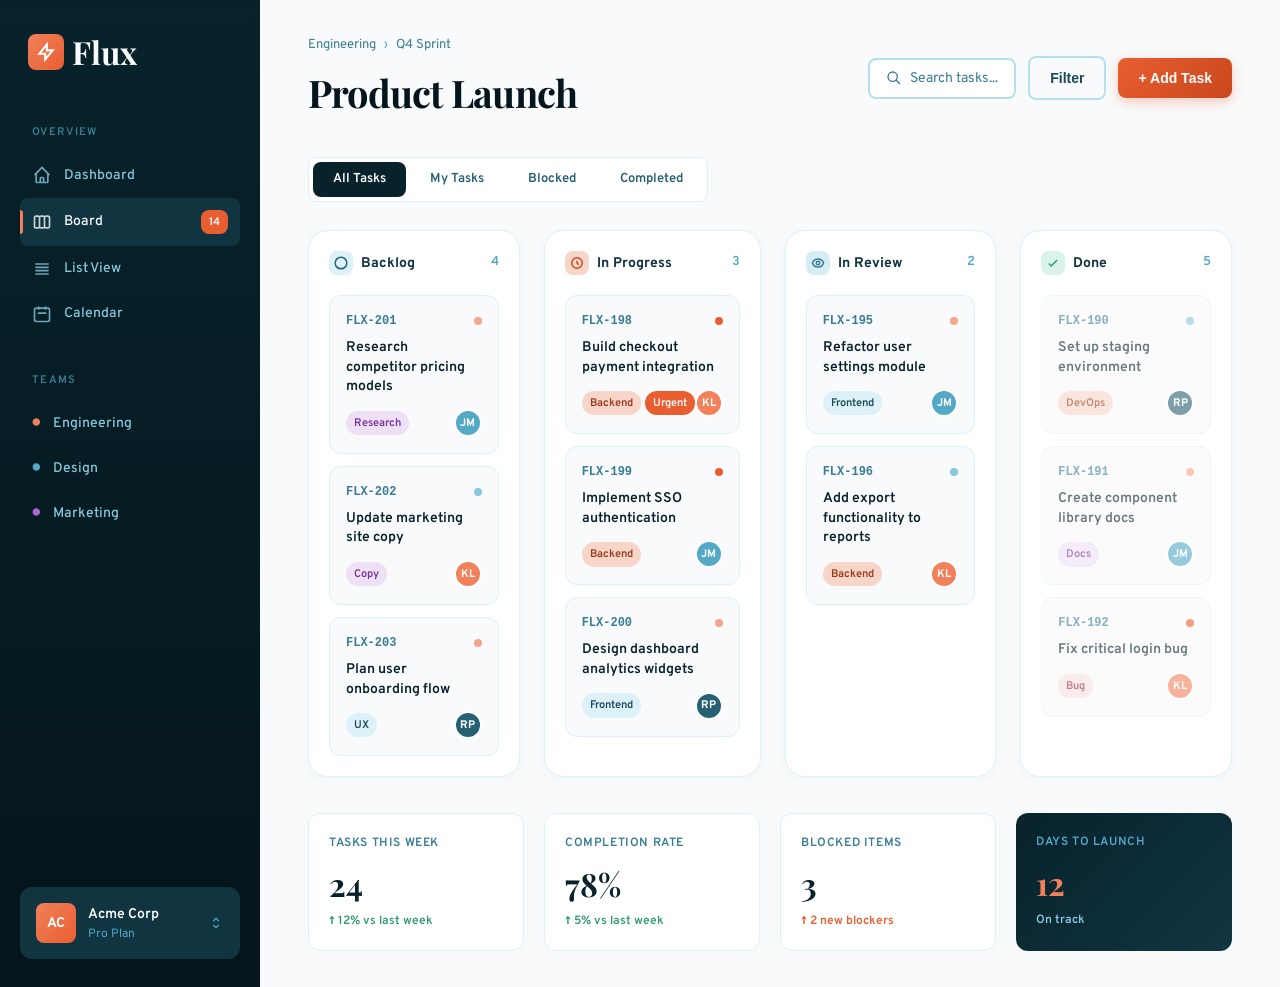
<file: pm-color-theory/v2/02-complementary-coral-teal.html>
<!DOCTYPE html>
<html lang="en">
<head>
  <meta charset="UTF-8">
  <meta name="viewport" content="width=device-width, initial-scale=1.0">
  <title>Flux — Complementary Coral & Teal</title>
  <link rel="preconnect" href="https://fonts.googleapis.com">
  <link rel="preconnect" href="https://fonts.gstatic.com" crossorigin>
  <link href="https://fonts.googleapis.com/css2?family=Playfair+Display:wght@500;700&family=Overpass:wght@400;500;600;700&display=swap" rel="stylesheet">
  <style>
    /*
     * COLOR THEORY: COMPLEMENTARY
     * Two hues 180° apart on the color wheel:
     * - Coral/Warm: ~15° (red-orange)
     * - Teal/Cool: ~195° (blue-green)
     * Creates maximum contrast and visual energy
     * Strategy: Teal dominant, coral as accent
     */

    :root {
      /* Teal scale - dominant color (195°) */
      --teal-950: hsl(195, 75%, 6%);
      --teal-900: hsl(195, 70%, 10%);
      --teal-800: hsl(195, 60%, 16%);
      --teal-700: hsl(195, 55%, 22%);
      --teal-600: hsl(195, 50%, 30%);
      --teal-500: hsl(195, 45%, 40%);
      --teal-400: hsl(195, 50%, 55%);
      --teal-300: hsl(195, 55%, 70%);
      --teal-200: hsl(195, 60%, 82%);
      --teal-100: hsl(195, 65%, 92%);
      --teal-50: hsl(195, 70%, 97%);

      /* Coral scale - accent color (~15°, 180° from teal) */
      --coral-700: hsl(15, 70%, 35%);
      --coral-600: hsl(15, 75%, 45%);
      --coral-500: hsl(15, 80%, 55%);
      --coral-400: hsl(15, 85%, 65%);
      --coral-300: hsl(15, 80%, 75%);
      --coral-200: hsl(15, 75%, 88%);

      /* Neutral warm grays */
      --warm-900: hsl(195, 10%, 12%);
      --warm-800: hsl(195, 8%, 18%);
      --warm-700: hsl(195, 6%, 28%);
      --warm-100: hsl(195, 15%, 95%);
      --warm-50: hsl(195, 20%, 98%);

      --font-display: 'Playfair Display', Georgia, serif;
      --font-body: 'Overpass', -apple-system, sans-serif;

      /* Base-4 Grid System (4px module) */
      --base: 4px;
      --radius-sm: 8px;
      --radius-md: 12px;
      --radius-lg: 20px;
    }

    * {
      margin: 0;
      padding: 0;
      box-sizing: border-box;
    }

    body {
      font-family: var(--font-body);
      background: var(--warm-50);
      color: var(--teal-900);
      min-height: 100vh;
      line-height: 1.5;
    }

    /* Layout */
    .app {
      display: grid;
      grid-template-columns: 260px 1fr;
      min-height: 100vh;
    }

    /* Sidebar - Teal dominant */
    .sidebar {
      background: linear-gradient(180deg, var(--teal-900) 0%, var(--teal-950) 100%);
      padding: 28px 20px;
      display: flex;
      flex-direction: column;
    }

    .logo {
      font-family: var(--font-display);
      font-size: 32px;
      font-weight: 700;
      color: var(--warm-50);
      margin-bottom: 48px;
      padding-left: 8px;
      display: flex;
      align-items: center;
      gap: 8px;
    }

    .logo-mark {
      width: 36px;
      height: 36px;
      background: linear-gradient(135deg, var(--coral-400) 0%, var(--coral-500) 100%);
      border-radius: 8px;
      display: flex;
      align-items: center;
      justify-content: center;
    }

    .logo-mark svg {
      width: 20px;
      height: 20px;
      color: white;
    }

    .nav-section {
      margin-bottom: 36px;
    }

    .nav-label {
      font-size: 11px;
      text-transform: uppercase;
      letter-spacing: 0.12em;
      color: var(--teal-500);
      padding: 0 12px;
      margin-bottom: 12px;
      font-weight: 600;
    }

    .nav-item {
      display: flex;
      align-items: center;
      gap: 12px;
      padding: 12px;
      border-radius: var(--radius-sm);
      color: var(--teal-300);
      font-size: 14px;
      font-weight: 500;
      cursor: pointer;
      transition: all 0.2s ease;
      position: relative;
    }

    .nav-item:hover {
      background: var(--teal-800);
      color: var(--teal-100);
    }

    .nav-item.active {
      background: var(--teal-800);
      color: var(--warm-50);
    }

    .nav-item.active::before {
      content: '';
      position: absolute;
      left: 0;
      top: 50%;
      transform: translateY(-50%);
      width: 3px;
      height: 24px;
      background: var(--coral-400);
      border-radius: 0 3px 3px 0;
    }

    .nav-icon {
      width: 20px;
      height: 20px;
      opacity: 0.8;
    }

    .nav-badge {
      margin-left: auto;
      background: var(--coral-500);
      color: white;
      font-size: 11px;
      font-weight: 600;
      padding: 4px 8px;
      border-radius: 8px;
    }

    .workspace-switcher {
      margin-top: auto;
      padding: 16px;
      background: var(--teal-800);
      border-radius: var(--radius-md);
      display: flex;
      align-items: center;
      gap: 12px;
    }

    .workspace-avatar {
      width: 40px;
      height: 40px;
      background: linear-gradient(135deg, var(--coral-400), var(--coral-500));
      border-radius: var(--radius-sm);
      display: flex;
      align-items: center;
      justify-content: center;
      font-weight: 700;
      color: white;
      font-size: 14px;
    }

    .workspace-info {
      flex: 1;
    }

    .workspace-name {
      font-weight: 600;
      color: var(--warm-50);
      font-size: 14px;
    }

    .workspace-plan {
      font-size: 12px;
      color: var(--teal-400);
    }

    /* Main content */
    .main {
      padding: 36px 48px;
      background: var(--warm-50);
      overflow-y: auto;
    }

    .header {
      display: flex;
      justify-content: space-between;
      align-items: center;
      margin-bottom: 36px;
    }

    .breadcrumb {
      font-size: 13px;
      color: var(--teal-500);
      margin-bottom: 8px;
      display: flex;
      align-items: center;
      gap: 8px;
    }

    .breadcrumb span {
      color: var(--teal-400);
    }

    .page-title {
      font-family: var(--font-display);
      font-size: 38px;
      font-weight: 700;
      color: var(--teal-950);
      letter-spacing: -0.02em;
    }

    .header-actions {
      display: flex;
      gap: 12px;
      align-items: center;
    }

    .search-box {
      display: flex;
      align-items: center;
      gap: 8px;
      padding: 8px 16px;
      background: white;
      border: 2px solid var(--teal-200);
      border-radius: var(--radius-sm);
      color: var(--teal-500);
      font-size: 14px;
    }

    .btn {
      padding: 12px 20px;
      border-radius: var(--radius-sm);
      font-size: 14px;
      font-weight: 600;
      cursor: pointer;
      border: none;
      transition: all 0.2s ease;
    }

    .btn-ghost {
      background: transparent;
      color: var(--teal-700);
      border: 2px solid var(--teal-200);
    }

    .btn-ghost:hover {
      border-color: var(--teal-400);
      color: var(--teal-900);
    }

    .btn-primary {
      background: linear-gradient(135deg, var(--coral-500) 0%, var(--coral-600) 100%);
      color: white;
      box-shadow: 0 4px 12px hsla(15, 80%, 55%, 0.3);
    }

    .btn-primary:hover {
      transform: translateY(-1px);
      box-shadow: 0 6px 20px hsla(15, 80%, 55%, 0.4);
    }

    /* Filter tabs */
    .tabs {
      display: flex;
      gap: 4px;
      background: white;
      padding: 4px;
      border-radius: var(--radius-sm);
      margin-bottom: 28px;
      border: 1px solid var(--teal-100);
      width: fit-content;
    }

    .tab {
      padding: 8px 20px;
      border-radius: 8px;
      font-size: 13px;
      font-weight: 600;
      color: var(--teal-600);
      cursor: pointer;
      transition: all 0.2s ease;
    }

    .tab:hover {
      color: var(--teal-800);
    }

    .tab.active {
      background: var(--teal-900);
      color: white;
    }

    /* Board */
    .board {
      display: grid;
      grid-template-columns: repeat(4, 1fr);
      gap: 24px;
    }

    .column {
      background: white;
      border-radius: var(--radius-lg);
      padding: 20px;
      border: 1px solid var(--teal-100);
      box-shadow: 0 2px 8px hsla(195, 50%, 20%, 0.04);
    }

    .column-header {
      display: flex;
      align-items: center;
      justify-content: space-between;
      margin-bottom: 20px;
    }

    .column-title {
      display: flex;
      align-items: center;
      gap: 8px;
      font-size: 14px;
      font-weight: 700;
      color: var(--teal-800);
    }

    .column-icon {
      width: 24px;
      height: 24px;
      border-radius: 8px;
      display: flex;
      align-items: center;
      justify-content: center;
    }

    .icon-backlog { background: var(--teal-100); color: var(--teal-600); }
    .icon-progress { background: var(--coral-200); color: var(--coral-600); }
    .icon-review { background: hsl(195, 60%, 90%); color: var(--teal-500); }
    .icon-done { background: hsl(160, 50%, 90%); color: hsl(160, 50%, 40%); }

    .column-count {
      font-size: 13px;
      font-weight: 600;
      color: var(--teal-400);
    }

    .cards {
      display: flex;
      flex-direction: column;
      gap: 12px;
    }

    .card {
      background: var(--warm-50);
      border-radius: var(--radius-md);
      padding: 16px;
      border: 1px solid var(--teal-100);
      transition: all 0.2s ease;
      cursor: pointer;
    }

    .card:hover {
      border-color: var(--coral-300);
      box-shadow: 0 4px 16px hsla(15, 80%, 55%, 0.1);
      transform: translateY(-2px);
    }

    .card-header {
      display: flex;
      align-items: center;
      justify-content: space-between;
      margin-bottom: 8px;
    }

    .card-id {
      font-size: 12px;
      color: var(--teal-500);
      font-weight: 600;
      font-family: 'SF Mono', monospace;
    }

    .card-priority {
      width: 8px;
      height: 8px;
      border-radius: 50%;
    }

    .priority-high { background: var(--coral-500); }
    .priority-medium { background: var(--coral-300); }
    .priority-low { background: var(--teal-300); }

    .card-title {
      font-size: 14px;
      color: var(--teal-900);
      font-weight: 600;
      margin-bottom: 12px;
      line-height: 1.4;
    }

    .card-footer {
      display: flex;
      align-items: center;
      justify-content: space-between;
    }

    .card-tags {
      display: flex;
      gap: 4px;
    }

    .tag {
      font-size: 11px;
      padding: 4px 8px;
      border-radius: 20px;
      font-weight: 600;
    }

    /* Tags using complementary colors */
    .tag-frontend { background: var(--teal-100); color: var(--teal-700); }
    .tag-backend { background: var(--coral-200); color: var(--coral-700); }
    .tag-design { background: hsl(280, 50%, 92%); color: hsl(280, 50%, 40%); }
    .tag-urgent { background: var(--coral-500); color: white; }
    .tag-bug { background: hsl(350, 60%, 92%); color: hsl(350, 60%, 40%); }

    .card-assignee {
      width: 28px;
      height: 28px;
      border-radius: 50%;
      font-size: 11px;
      display: flex;
      align-items: center;
      justify-content: center;
      font-weight: 700;
      border: 2px solid white;
    }

    .assignee-1 { background: var(--teal-400); color: white; }
    .assignee-2 { background: var(--coral-400); color: white; }
    .assignee-3 { background: var(--teal-600); color: white; }

    /* Stats bar */
    .stats-bar {
      display: grid;
      grid-template-columns: repeat(4, 1fr);
      gap: 20px;
      margin-top: 36px;
    }

    .stat-card {
      background: white;
      border-radius: var(--radius-md);
      padding: 20px;
      border: 1px solid var(--teal-100);
    }

    .stat-card.highlighted {
      background: linear-gradient(135deg, var(--teal-900) 0%, var(--teal-800) 100%);
      border: none;
    }

    .stat-label {
      font-size: 12px;
      color: var(--teal-500);
      font-weight: 600;
      text-transform: uppercase;
      letter-spacing: 0.05em;
      margin-bottom: 8px;
    }

    .stat-card.highlighted .stat-label {
      color: var(--teal-400);
    }

    .stat-value {
      font-family: var(--font-display);
      font-size: 32px;
      font-weight: 700;
      color: var(--teal-900);
    }

    .stat-card.highlighted .stat-value {
      color: var(--coral-400);
    }

    .stat-change {
      font-size: 12px;
      color: hsl(160, 50%, 40%);
      font-weight: 600;
      margin-top: 4px;
    }

    .stat-change.negative {
      color: var(--coral-500);
    }

    .stat-card.highlighted .stat-change {
      color: var(--teal-300);
    }
  </style>
</head>
<body>
  <div class="app">
    <aside class="sidebar">
      <div class="logo">
        <div class="logo-mark">
          <svg fill="none" viewBox="0 0 24 24" stroke="currentColor" stroke-width="2.5">
            <path d="M13 10V3L4 14h7v7l9-11h-7z"/>
          </svg>
        </div>
        Flux
      </div>

      <nav class="nav-section">
        <div class="nav-label">Overview</div>
        <div class="nav-item">
          <svg class="nav-icon" fill="none" viewBox="0 0 24 24" stroke="currentColor" stroke-width="2">
            <path d="M3 12l2-2m0 0l7-7 7 7M5 10v10a1 1 0 001 1h3m10-11l2 2m-2-2v10a1 1 0 01-1 1h-3m-6 0a1 1 0 001-1v-4a1 1 0 011-1h2a1 1 0 011 1v4a1 1 0 001 1m-6 0h6"/>
          </svg>
          Dashboard
        </div>
        <div class="nav-item active">
          <svg class="nav-icon" fill="none" viewBox="0 0 24 24" stroke="currentColor" stroke-width="2">
            <path d="M9 17V7m0 10a2 2 0 01-2 2H5a2 2 0 01-2-2V7a2 2 0 012-2h2a2 2 0 012 2m0 10a2 2 0 002 2h2a2 2 0 002-2M9 7a2 2 0 012-2h2a2 2 0 012 2m0 10V7m0 10a2 2 0 002 2h2a2 2 0 002-2V7a2 2 0 00-2-2h-2a2 2 0 00-2 2"/>
          </svg>
          Board
          <span class="nav-badge">14</span>
        </div>
        <div class="nav-item">
          <svg class="nav-icon" fill="none" viewBox="0 0 24 24" stroke="currentColor" stroke-width="2">
            <path d="M4 6h16M4 10h16M4 14h16M4 18h16"/>
          </svg>
          List View
        </div>
        <div class="nav-item">
          <svg class="nav-icon" fill="none" viewBox="0 0 24 24" stroke="currentColor" stroke-width="2">
            <path d="M8 7V3m8 4V3m-9 8h10M5 21h14a2 2 0 002-2V7a2 2 0 00-2-2H5a2 2 0 00-2 2v12a2 2 0 002 2z"/>
          </svg>
          Calendar
        </div>
      </nav>

      <nav class="nav-section">
        <div class="nav-label">Teams</div>
        <div class="nav-item">
          <span style="color: var(--coral-400);">●</span>
          Engineering
        </div>
        <div class="nav-item">
          <span style="color: var(--teal-400);">●</span>
          Design
        </div>
        <div class="nav-item">
          <span style="color: hsl(280, 50%, 60%);">●</span>
          Marketing
        </div>
      </nav>

      <div class="workspace-switcher">
        <div class="workspace-avatar">AC</div>
        <div class="workspace-info">
          <div class="workspace-name">Acme Corp</div>
          <div class="workspace-plan">Pro Plan</div>
        </div>
        <svg width="16" height="16" fill="none" viewBox="0 0 24 24" stroke="var(--teal-400)" stroke-width="2">
          <path d="M8 9l4-4 4 4m0 6l-4 4-4-4"/>
        </svg>
      </div>
    </aside>

    <main class="main">
      <header class="header">
        <div>
          <div class="breadcrumb">
            Engineering <span>›</span> Q4 Sprint
          </div>
          <h1 class="page-title">Product Launch</h1>
        </div>
        <div class="header-actions">
          <div class="search-box">
            <svg width="16" height="16" fill="none" viewBox="0 0 24 24" stroke="currentColor" stroke-width="2">
              <path d="M21 21l-6-6m2-5a7 7 0 11-14 0 7 7 0 0114 0z"/>
            </svg>
            Search tasks...
          </div>
          <button class="btn btn-ghost">Filter</button>
          <button class="btn btn-primary">+ Add Task</button>
        </div>
      </header>

      <div class="tabs">
        <div class="tab active">All Tasks</div>
        <div class="tab">My Tasks</div>
        <div class="tab">Blocked</div>
        <div class="tab">Completed</div>
      </div>

      <div class="board">
        <div class="column">
          <div class="column-header">
            <div class="column-title">
              <div class="column-icon icon-backlog">
                <svg width="14" height="14" fill="none" viewBox="0 0 24 24" stroke="currentColor" stroke-width="2.5">
                  <circle cx="12" cy="12" r="10"/>
                </svg>
              </div>
              Backlog
            </div>
            <span class="column-count">4</span>
          </div>
          <div class="cards">
            <div class="card">
              <div class="card-header">
                <span class="card-id">FLX-201</span>
                <span class="card-priority priority-medium"></span>
              </div>
              <div class="card-title">Research competitor pricing models</div>
              <div class="card-footer">
                <div class="card-tags">
                  <span class="tag tag-design">Research</span>
                </div>
                <div class="card-assignee assignee-1">JM</div>
              </div>
            </div>
            <div class="card">
              <div class="card-header">
                <span class="card-id">FLX-202</span>
                <span class="card-priority priority-low"></span>
              </div>
              <div class="card-title">Update marketing site copy</div>
              <div class="card-footer">
                <div class="card-tags">
                  <span class="tag tag-design">Copy</span>
                </div>
                <div class="card-assignee assignee-2">KL</div>
              </div>
            </div>
            <div class="card">
              <div class="card-header">
                <span class="card-id">FLX-203</span>
                <span class="card-priority priority-medium"></span>
              </div>
              <div class="card-title">Plan user onboarding flow</div>
              <div class="card-footer">
                <div class="card-tags">
                  <span class="tag tag-frontend">UX</span>
                </div>
                <div class="card-assignee assignee-3">RP</div>
              </div>
            </div>
          </div>
        </div>

        <div class="column">
          <div class="column-header">
            <div class="column-title">
              <div class="column-icon icon-progress">
                <svg width="14" height="14" fill="none" viewBox="0 0 24 24" stroke="currentColor" stroke-width="2.5">
                  <path d="M12 8v4l3 3m6-3a9 9 0 11-18 0 9 9 0 0118 0z"/>
                </svg>
              </div>
              In Progress
            </div>
            <span class="column-count">3</span>
          </div>
          <div class="cards">
            <div class="card">
              <div class="card-header">
                <span class="card-id">FLX-198</span>
                <span class="card-priority priority-high"></span>
              </div>
              <div class="card-title">Build checkout payment integration</div>
              <div class="card-footer">
                <div class="card-tags">
                  <span class="tag tag-backend">Backend</span>
                  <span class="tag tag-urgent">Urgent</span>
                </div>
                <div class="card-assignee assignee-2">KL</div>
              </div>
            </div>
            <div class="card">
              <div class="card-header">
                <span class="card-id">FLX-199</span>
                <span class="card-priority priority-high"></span>
              </div>
              <div class="card-title">Implement SSO authentication</div>
              <div class="card-footer">
                <div class="card-tags">
                  <span class="tag tag-backend">Backend</span>
                </div>
                <div class="card-assignee assignee-1">JM</div>
              </div>
            </div>
            <div class="card">
              <div class="card-header">
                <span class="card-id">FLX-200</span>
                <span class="card-priority priority-medium"></span>
              </div>
              <div class="card-title">Design dashboard analytics widgets</div>
              <div class="card-footer">
                <div class="card-tags">
                  <span class="tag tag-frontend">Frontend</span>
                </div>
                <div class="card-assignee assignee-3">RP</div>
              </div>
            </div>
          </div>
        </div>

        <div class="column">
          <div class="column-header">
            <div class="column-title">
              <div class="column-icon icon-review">
                <svg width="14" height="14" fill="none" viewBox="0 0 24 24" stroke="currentColor" stroke-width="2.5">
                  <path d="M15 12a3 3 0 11-6 0 3 3 0 016 0z"/>
                  <path d="M2.458 12C3.732 7.943 7.523 5 12 5c4.478 0 8.268 2.943 9.542 7-1.274 4.057-5.064 7-9.542 7-4.477 0-8.268-2.943-9.542-7z"/>
                </svg>
              </div>
              In Review
            </div>
            <span class="column-count">2</span>
          </div>
          <div class="cards">
            <div class="card">
              <div class="card-header">
                <span class="card-id">FLX-195</span>
                <span class="card-priority priority-medium"></span>
              </div>
              <div class="card-title">Refactor user settings module</div>
              <div class="card-footer">
                <div class="card-tags">
                  <span class="tag tag-frontend">Frontend</span>
                </div>
                <div class="card-assignee assignee-1">JM</div>
              </div>
            </div>
            <div class="card">
              <div class="card-header">
                <span class="card-id">FLX-196</span>
                <span class="card-priority priority-low"></span>
              </div>
              <div class="card-title">Add export functionality to reports</div>
              <div class="card-footer">
                <div class="card-tags">
                  <span class="tag tag-backend">Backend</span>
                </div>
                <div class="card-assignee assignee-2">KL</div>
              </div>
            </div>
          </div>
        </div>

        <div class="column">
          <div class="column-header">
            <div class="column-title">
              <div class="column-icon icon-done">
                <svg width="14" height="14" fill="none" viewBox="0 0 24 24" stroke="currentColor" stroke-width="2.5">
                  <path d="M5 13l4 4L19 7"/>
                </svg>
              </div>
              Done
            </div>
            <span class="column-count">5</span>
          </div>
          <div class="cards">
            <div class="card" style="opacity: 0.6;">
              <div class="card-header">
                <span class="card-id">FLX-190</span>
                <span class="card-priority priority-low"></span>
              </div>
              <div class="card-title">Set up staging environment</div>
              <div class="card-footer">
                <div class="card-tags">
                  <span class="tag tag-backend">DevOps</span>
                </div>
                <div class="card-assignee assignee-3">RP</div>
              </div>
            </div>
            <div class="card" style="opacity: 0.6;">
              <div class="card-header">
                <span class="card-id">FLX-191</span>
                <span class="card-priority priority-medium"></span>
              </div>
              <div class="card-title">Create component library docs</div>
              <div class="card-footer">
                <div class="card-tags">
                  <span class="tag tag-design">Docs</span>
                </div>
                <div class="card-assignee assignee-1">JM</div>
              </div>
            </div>
            <div class="card" style="opacity: 0.6;">
              <div class="card-header">
                <span class="card-id">FLX-192</span>
                <span class="card-priority priority-high"></span>
              </div>
              <div class="card-title">Fix critical login bug</div>
              <div class="card-footer">
                <div class="card-tags">
                  <span class="tag tag-bug">Bug</span>
                </div>
                <div class="card-assignee assignee-2">KL</div>
              </div>
            </div>
          </div>
        </div>
      </div>

      <div class="stats-bar">
        <div class="stat-card">
          <div class="stat-label">Tasks This Week</div>
          <div class="stat-value">24</div>
          <div class="stat-change">↑ 12% vs last week</div>
        </div>
        <div class="stat-card">
          <div class="stat-label">Completion Rate</div>
          <div class="stat-value">78%</div>
          <div class="stat-change">↑ 5% vs last week</div>
        </div>
        <div class="stat-card">
          <div class="stat-label">Blocked Items</div>
          <div class="stat-value">3</div>
          <div class="stat-change negative">↑ 2 new blockers</div>
        </div>
        <div class="stat-card highlighted">
          <div class="stat-label">Days to Launch</div>
          <div class="stat-value">12</div>
          <div class="stat-change">On track</div>
        </div>
      </div>
    </main>
  </div>
</body>
</html>
</file>
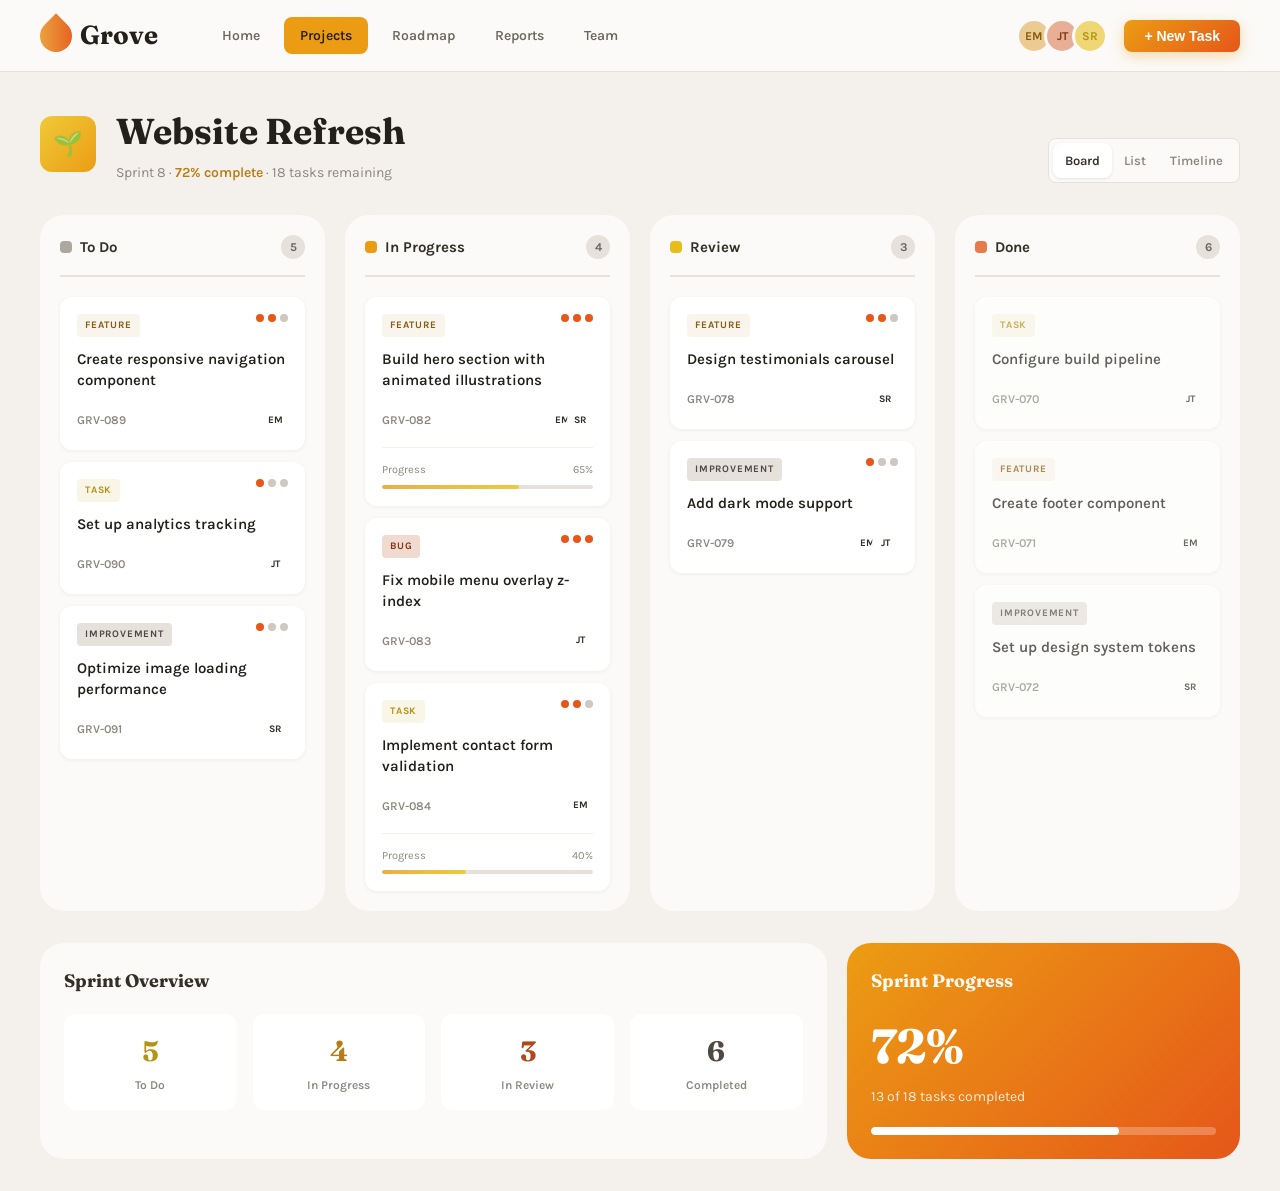
<file: pm-color-theory/v2/03-analogous-earth.html>
<!DOCTYPE html>
<html lang="en">
<head>
  <meta charset="UTF-8">
  <meta name="viewport" content="width=device-width, initial-scale=1.0">
  <title>Grove — Analogous Earth Tones</title>
  <link rel="preconnect" href="https://fonts.googleapis.com">
  <link rel="preconnect" href="https://fonts.gstatic.com" crossorigin>
  <link href="https://fonts.googleapis.com/css2?family=Fraunces:opsz,wght@9..144,500;9..144,700&family=Karla:wght@400;500;600;700&display=swap" rel="stylesheet">
  <style>
    /*
     * COLOR THEORY: ANALOGOUS
     * Three adjacent hues on the color wheel (30-60° apart):
     * - Gold: ~50° (golden yellow)
     * - Amber: ~40° (yellow-orange)
     * - Rust: ~20° (orange-red)
     * Creates natural harmony and warmth
     * Anchored with warm neutrals (stone/sand)
     */

    :root {
      /* Gold scale (~50°) */
      --gold-600: hsl(48, 75%, 40%);
      --gold-500: hsl(48, 80%, 50%);
      --gold-400: hsl(48, 85%, 58%);
      --gold-300: hsl(48, 80%, 70%);
      --gold-200: hsl(48, 70%, 85%);
      --gold-100: hsl(48, 60%, 94%);

      /* Amber scale (~40°) - primary */
      --amber-700: hsl(38, 75%, 30%);
      --amber-600: hsl(38, 80%, 40%);
      --amber-500: hsl(38, 85%, 50%);
      --amber-400: hsl(38, 80%, 60%);
      --amber-300: hsl(38, 70%, 75%);
      --amber-200: hsl(38, 60%, 88%);
      --amber-100: hsl(38, 50%, 95%);

      /* Rust scale (~20°) - accent */
      --rust-700: hsl(18, 70%, 30%);
      --rust-600: hsl(18, 75%, 40%);
      --rust-500: hsl(18, 80%, 50%);
      --rust-400: hsl(18, 75%, 60%);
      --rust-300: hsl(18, 65%, 75%);
      --rust-200: hsl(18, 55%, 88%);

      /* Warm neutrals (stone/sand) */
      --stone-900: hsl(35, 15%, 12%);
      --stone-800: hsl(35, 12%, 18%);
      --stone-700: hsl(35, 10%, 28%);
      --stone-600: hsl(35, 8%, 40%);
      --stone-500: hsl(35, 6%, 52%);
      --stone-400: hsl(35, 8%, 65%);
      --stone-300: hsl(35, 12%, 78%);
      --stone-200: hsl(35, 18%, 88%);
      --stone-100: hsl(35, 25%, 94%);
      --stone-50: hsl(35, 30%, 98%);

      --font-display: 'Fraunces', Georgia, serif;
      --font-body: 'Karla', -apple-system, sans-serif;

      /* Base-4 Grid System (4px module) */
      --base: 4px;
      --radius-sm: 8px;
      --radius-md: 12px;
      --radius-lg: 24px;
      --radius-xl: 32px;
    }

    * {
      margin: 0;
      padding: 0;
      box-sizing: border-box;
    }

    body {
      font-family: var(--font-body);
      background: var(--stone-100);
      color: var(--stone-800);
      min-height: 100vh;
      line-height: 1.5;
    }

    /* Layout - horizontal nav */
    .app {
      display: flex;
      flex-direction: column;
      min-height: 100vh;
    }

    /* Top navigation */
    .topnav {
      background: var(--stone-50);
      border-bottom: 1px solid var(--stone-200);
      padding: 0 40px;
      display: flex;
      align-items: center;
      height: 72px;
      gap: 48px;
    }

    .logo {
      font-family: var(--font-display);
      font-size: 26px;
      font-weight: 700;
      color: var(--stone-900);
      display: flex;
      align-items: center;
      gap: 8px;
    }

    .logo-leaf {
      width: 32px;
      height: 32px;
      background: linear-gradient(135deg, var(--amber-400) 0%, var(--rust-500) 100%);
      border-radius: 50% 0 50% 50%;
      transform: rotate(-45deg);
    }

    .nav-links {
      display: flex;
      gap: 8px;
      flex: 1;
    }

    .nav-link {
      padding: 8px 16px;
      border-radius: var(--radius-sm);
      font-size: 14px;
      font-weight: 600;
      color: var(--stone-600);
      cursor: pointer;
      transition: all 0.2s ease;
    }

    .nav-link:hover {
      color: var(--stone-800);
      background: var(--stone-100);
    }

    .nav-link.active {
      background: var(--amber-500);
      color: var(--stone-900);
    }

    .nav-right {
      display: flex;
      align-items: center;
      gap: 16px;
    }

    .avatar-group {
      display: flex;
    }

    .nav-avatar {
      width: 36px;
      height: 36px;
      border-radius: 50%;
      border: 3px solid var(--stone-50);
      margin-left: -8px;
      display: flex;
      align-items: center;
      justify-content: center;
      font-size: 12px;
      font-weight: 700;
    }

    .nav-avatar:first-child { margin-left: 0; }
    .nav-avatar.a1 { background: var(--amber-300); color: var(--amber-700); }
    .nav-avatar.a2 { background: var(--rust-300); color: var(--rust-700); }
    .nav-avatar.a3 { background: var(--gold-300); color: var(--gold-600); }

    .btn {
      padding: 8px 20px;
      border-radius: var(--radius-sm);
      font-size: 14px;
      font-weight: 600;
      cursor: pointer;
      border: none;
      transition: all 0.2s ease;
    }

    .btn-warm {
      background: linear-gradient(135deg, var(--amber-500) 0%, var(--rust-500) 100%);
      color: white;
      box-shadow: 0 4px 14px hsla(38, 85%, 50%, 0.35);
    }

    .btn-warm:hover {
      transform: translateY(-1px);
      box-shadow: 0 6px 20px hsla(38, 85%, 50%, 0.45);
    }

    /* Main content */
    .main {
      flex: 1;
      padding: 32px 40px;
      max-width: 1400px;
      margin: 0 auto;
      width: 100%;
    }

    .page-header {
      display: flex;
      justify-content: space-between;
      align-items: flex-end;
      margin-bottom: 32px;
    }

    .page-info {
      display: flex;
      align-items: center;
      gap: 20px;
    }

    .project-icon {
      width: 56px;
      height: 56px;
      background: linear-gradient(135deg, var(--gold-400) 0%, var(--amber-500) 100%);
      border-radius: var(--radius-md);
      display: flex;
      align-items: center;
      justify-content: center;
      font-size: 24px;
    }

    .page-title {
      font-family: var(--font-display);
      font-size: 36px;
      font-weight: 700;
      color: var(--stone-900);
      margin-bottom: 4px;
    }

    .page-meta {
      font-size: 14px;
      color: var(--stone-500);
    }

    .page-meta span {
      color: var(--amber-600);
      font-weight: 600;
    }

    .view-toggle {
      display: flex;
      background: var(--stone-50);
      border-radius: var(--radius-sm);
      padding: 4px;
      border: 1px solid var(--stone-200);
    }

    .view-btn {
      padding: 8px 12px;
      border-radius: 8px;
      font-size: 13px;
      font-weight: 600;
      color: var(--stone-500);
      cursor: pointer;
      transition: all 0.15s ease;
    }

    .view-btn:hover {
      color: var(--stone-700);
    }

    .view-btn.active {
      background: white;
      color: var(--stone-800);
      box-shadow: 0 1px 3px hsla(35, 15%, 12%, 0.1);
    }

    /* Board */
    .board {
      display: grid;
      grid-template-columns: repeat(4, 1fr);
      gap: 20px;
    }

    .column {
      background: var(--stone-50);
      border-radius: var(--radius-lg);
      padding: 20px;
      min-height: 500px;
    }

    .column-header {
      display: flex;
      align-items: center;
      justify-content: space-between;
      margin-bottom: 20px;
      padding-bottom: 16px;
      border-bottom: 2px solid var(--stone-200);
    }

    .column-left {
      display: flex;
      align-items: center;
      gap: 8px;
    }

    .column-indicator {
      width: 12px;
      height: 12px;
      border-radius: 4px;
    }

    .indicator-todo { background: var(--stone-400); }
    .indicator-progress { background: var(--amber-500); }
    .indicator-review { background: var(--gold-500); }
    .indicator-done { background: var(--rust-400); }

    .column-title {
      font-size: 15px;
      font-weight: 700;
      color: var(--stone-800);
    }

    .column-count {
      width: 24px;
      height: 24px;
      border-radius: 50%;
      background: var(--stone-200);
      display: flex;
      align-items: center;
      justify-content: center;
      font-size: 12px;
      font-weight: 700;
      color: var(--stone-600);
    }

    .cards {
      display: flex;
      flex-direction: column;
      gap: 12px;
    }

    .card {
      background: white;
      border-radius: var(--radius-md);
      padding: 16px;
      box-shadow: 0 1px 4px hsla(35, 15%, 12%, 0.06);
      transition: all 0.2s ease;
      cursor: pointer;
      border: 1px solid transparent;
    }

    .card:hover {
      transform: translateY(-3px);
      box-shadow: 0 8px 24px hsla(35, 15%, 12%, 0.12);
      border-color: var(--amber-300);
    }

    .card-top {
      display: flex;
      align-items: flex-start;
      justify-content: space-between;
      margin-bottom: 12px;
    }

    .card-type {
      font-size: 10px;
      text-transform: uppercase;
      letter-spacing: 0.08em;
      font-weight: 700;
      padding: 4px 8px;
      border-radius: 4px;
    }

    /* Using analogous colors for types */
    .type-feature { background: var(--amber-100); color: var(--amber-700); }
    .type-bug { background: var(--rust-200); color: var(--rust-700); }
    .type-task { background: var(--gold-100); color: var(--gold-600); }
    .type-improvement { background: var(--stone-200); color: var(--stone-700); }

    .card-priority {
      display: flex;
      gap: 4px;
    }

    .priority-dot {
      width: 8px;
      height: 8px;
      border-radius: 50%;
      background: var(--stone-300);
    }

    .priority-dot.active { background: var(--rust-500); }

    .card-title {
      font-size: 15px;
      font-weight: 600;
      color: var(--stone-900);
      line-height: 1.4;
      margin-bottom: 16px;
    }

    .card-footer {
      display: flex;
      align-items: center;
      justify-content: space-between;
    }

    .card-id {
      font-size: 12px;
      color: var(--stone-500);
      font-weight: 600;
    }

    .card-assignees {
      display: flex;
    }

    .card-avatar {
      width: 26px;
      height: 26px;
      border-radius: 50%;
      border: 2px solid white;
      margin-left: -8px;
      font-size: 10px;
      display: flex;
      align-items: center;
      justify-content: center;
      font-weight: 700;
    }

    .card-avatar:first-child { margin-left: 0; }

    /* Progress bar on cards */
    .card-progress {
      margin-top: 14px;
      padding-top: 14px;
      border-top: 1px solid var(--stone-100);
    }

    .progress-label {
      display: flex;
      justify-content: space-between;
      font-size: 11px;
      color: var(--stone-500);
      margin-bottom: 6px;
    }

    .progress-bar {
      height: 4px;
      background: var(--stone-200);
      border-radius: 2px;
      overflow: hidden;
    }

    .progress-fill {
      height: 100%;
      background: linear-gradient(90deg, var(--amber-400) 0%, var(--gold-400) 100%);
      border-radius: 2px;
    }

    /* Stats section */
    .stats-section {
      margin-top: 32px;
      display: grid;
      grid-template-columns: 2fr 1fr;
      gap: 20px;
    }

    .stats-main {
      background: var(--stone-50);
      border-radius: var(--radius-lg);
      padding: 24px;
    }

    .stats-title {
      font-family: var(--font-display);
      font-size: 18px;
      font-weight: 700;
      color: var(--stone-800);
      margin-bottom: 20px;
    }

    .stats-grid {
      display: grid;
      grid-template-columns: repeat(4, 1fr);
      gap: 16px;
    }

    .stat-item {
      text-align: center;
      padding: 16px;
      background: white;
      border-radius: var(--radius-md);
    }

    .stat-value {
      font-family: var(--font-display);
      font-size: 28px;
      font-weight: 700;
      margin-bottom: 4px;
    }

    .stat-value.gold { color: var(--gold-600); }
    .stat-value.amber { color: var(--amber-600); }
    .stat-value.rust { color: var(--rust-600); }
    .stat-value.stone { color: var(--stone-700); }

    .stat-label {
      font-size: 12px;
      color: var(--stone-500);
      font-weight: 600;
    }

    .stats-side {
      background: linear-gradient(135deg, var(--amber-500) 0%, var(--rust-500) 100%);
      border-radius: var(--radius-lg);
      padding: 24px;
      color: white;
    }

    .side-title {
      font-family: var(--font-display);
      font-size: 18px;
      font-weight: 700;
      margin-bottom: 16px;
      opacity: 0.95;
    }

    .side-stat {
      font-family: var(--font-display);
      font-size: 48px;
      font-weight: 700;
      margin-bottom: 4px;
    }

    .side-label {
      font-size: 14px;
      opacity: 0.85;
    }

    .side-progress {
      margin-top: 20px;
      height: 8px;
      background: hsla(0, 0%, 100%, 0.25);
      border-radius: 4px;
      overflow: hidden;
    }

    .side-progress-fill {
      height: 100%;
      background: white;
      border-radius: 4px;
      width: 72%;
    }
  </style>
</head>
<body>
  <div class="app">
    <nav class="topnav">
      <div class="logo">
        <div class="logo-leaf"></div>
        Grove
      </div>

      <div class="nav-links">
        <div class="nav-link">Home</div>
        <div class="nav-link active">Projects</div>
        <div class="nav-link">Roadmap</div>
        <div class="nav-link">Reports</div>
        <div class="nav-link">Team</div>
      </div>

      <div class="nav-right">
        <div class="avatar-group">
          <div class="nav-avatar a1">EM</div>
          <div class="nav-avatar a2">JT</div>
          <div class="nav-avatar a3">SR</div>
        </div>
        <button class="btn btn-warm">+ New Task</button>
      </div>
    </nav>

    <main class="main">
      <div class="page-header">
        <div class="page-info">
          <div class="project-icon">🌱</div>
          <div>
            <h1 class="page-title">Website Refresh</h1>
            <p class="page-meta">Sprint 8 · <span>72% complete</span> · 18 tasks remaining</p>
          </div>
        </div>
        <div class="view-toggle">
          <div class="view-btn active">Board</div>
          <div class="view-btn">List</div>
          <div class="view-btn">Timeline</div>
        </div>
      </div>

      <div class="board">
        <div class="column">
          <div class="column-header">
            <div class="column-left">
              <div class="column-indicator indicator-todo"></div>
              <span class="column-title">To Do</span>
            </div>
            <div class="column-count">5</div>
          </div>
          <div class="cards">
            <div class="card">
              <div class="card-top">
                <span class="card-type type-feature">Feature</span>
                <div class="card-priority">
                  <span class="priority-dot active"></span>
                  <span class="priority-dot active"></span>
                  <span class="priority-dot"></span>
                </div>
              </div>
              <div class="card-title">Create responsive navigation component</div>
              <div class="card-footer">
                <span class="card-id">GRV-089</span>
                <div class="card-assignees">
                  <div class="card-avatar a1">EM</div>
                </div>
              </div>
            </div>
            <div class="card">
              <div class="card-top">
                <span class="card-type type-task">Task</span>
                <div class="card-priority">
                  <span class="priority-dot active"></span>
                  <span class="priority-dot"></span>
                  <span class="priority-dot"></span>
                </div>
              </div>
              <div class="card-title">Set up analytics tracking</div>
              <div class="card-footer">
                <span class="card-id">GRV-090</span>
                <div class="card-assignees">
                  <div class="card-avatar a2">JT</div>
                </div>
              </div>
            </div>
            <div class="card">
              <div class="card-top">
                <span class="card-type type-improvement">Improvement</span>
                <div class="card-priority">
                  <span class="priority-dot active"></span>
                  <span class="priority-dot"></span>
                  <span class="priority-dot"></span>
                </div>
              </div>
              <div class="card-title">Optimize image loading performance</div>
              <div class="card-footer">
                <span class="card-id">GRV-091</span>
                <div class="card-assignees">
                  <div class="card-avatar a3">SR</div>
                </div>
              </div>
            </div>
          </div>
        </div>

        <div class="column">
          <div class="column-header">
            <div class="column-left">
              <div class="column-indicator indicator-progress"></div>
              <span class="column-title">In Progress</span>
            </div>
            <div class="column-count">4</div>
          </div>
          <div class="cards">
            <div class="card">
              <div class="card-top">
                <span class="card-type type-feature">Feature</span>
                <div class="card-priority">
                  <span class="priority-dot active"></span>
                  <span class="priority-dot active"></span>
                  <span class="priority-dot active"></span>
                </div>
              </div>
              <div class="card-title">Build hero section with animated illustrations</div>
              <div class="card-footer">
                <span class="card-id">GRV-082</span>
                <div class="card-assignees">
                  <div class="card-avatar a1">EM</div>
                  <div class="card-avatar a3">SR</div>
                </div>
              </div>
              <div class="card-progress">
                <div class="progress-label">
                  <span>Progress</span>
                  <span>65%</span>
                </div>
                <div class="progress-bar">
                  <div class="progress-fill" style="width: 65%"></div>
                </div>
              </div>
            </div>
            <div class="card">
              <div class="card-top">
                <span class="card-type type-bug">Bug</span>
                <div class="card-priority">
                  <span class="priority-dot active"></span>
                  <span class="priority-dot active"></span>
                  <span class="priority-dot active"></span>
                </div>
              </div>
              <div class="card-title">Fix mobile menu overlay z-index</div>
              <div class="card-footer">
                <span class="card-id">GRV-083</span>
                <div class="card-assignees">
                  <div class="card-avatar a2">JT</div>
                </div>
              </div>
            </div>
            <div class="card">
              <div class="card-top">
                <span class="card-type type-task">Task</span>
                <div class="card-priority">
                  <span class="priority-dot active"></span>
                  <span class="priority-dot active"></span>
                  <span class="priority-dot"></span>
                </div>
              </div>
              <div class="card-title">Implement contact form validation</div>
              <div class="card-footer">
                <span class="card-id">GRV-084</span>
                <div class="card-assignees">
                  <div class="card-avatar a1">EM</div>
                </div>
              </div>
              <div class="card-progress">
                <div class="progress-label">
                  <span>Progress</span>
                  <span>40%</span>
                </div>
                <div class="progress-bar">
                  <div class="progress-fill" style="width: 40%"></div>
                </div>
              </div>
            </div>
          </div>
        </div>

        <div class="column">
          <div class="column-header">
            <div class="column-left">
              <div class="column-indicator indicator-review"></div>
              <span class="column-title">Review</span>
            </div>
            <div class="column-count">3</div>
          </div>
          <div class="cards">
            <div class="card">
              <div class="card-top">
                <span class="card-type type-feature">Feature</span>
                <div class="card-priority">
                  <span class="priority-dot active"></span>
                  <span class="priority-dot active"></span>
                  <span class="priority-dot"></span>
                </div>
              </div>
              <div class="card-title">Design testimonials carousel</div>
              <div class="card-footer">
                <span class="card-id">GRV-078</span>
                <div class="card-assignees">
                  <div class="card-avatar a3">SR</div>
                </div>
              </div>
            </div>
            <div class="card">
              <div class="card-top">
                <span class="card-type type-improvement">Improvement</span>
                <div class="card-priority">
                  <span class="priority-dot active"></span>
                  <span class="priority-dot"></span>
                  <span class="priority-dot"></span>
                </div>
              </div>
              <div class="card-title">Add dark mode support</div>
              <div class="card-footer">
                <span class="card-id">GRV-079</span>
                <div class="card-assignees">
                  <div class="card-avatar a1">EM</div>
                  <div class="card-avatar a2">JT</div>
                </div>
              </div>
            </div>
          </div>
        </div>

        <div class="column">
          <div class="column-header">
            <div class="column-left">
              <div class="column-indicator indicator-done"></div>
              <span class="column-title">Done</span>
            </div>
            <div class="column-count">6</div>
          </div>
          <div class="cards">
            <div class="card" style="opacity: 0.7;">
              <div class="card-top">
                <span class="card-type type-task">Task</span>
              </div>
              <div class="card-title">Configure build pipeline</div>
              <div class="card-footer">
                <span class="card-id">GRV-070</span>
                <div class="card-assignees">
                  <div class="card-avatar a2">JT</div>
                </div>
              </div>
            </div>
            <div class="card" style="opacity: 0.7;">
              <div class="card-top">
                <span class="card-type type-feature">Feature</span>
              </div>
              <div class="card-title">Create footer component</div>
              <div class="card-footer">
                <span class="card-id">GRV-071</span>
                <div class="card-assignees">
                  <div class="card-avatar a1">EM</div>
                </div>
              </div>
            </div>
            <div class="card" style="opacity: 0.7;">
              <div class="card-top">
                <span class="card-type type-improvement">Improvement</span>
              </div>
              <div class="card-title">Set up design system tokens</div>
              <div class="card-footer">
                <span class="card-id">GRV-072</span>
                <div class="card-assignees">
                  <div class="card-avatar a3">SR</div>
                </div>
              </div>
            </div>
          </div>
        </div>
      </div>

      <div class="stats-section">
        <div class="stats-main">
          <h3 class="stats-title">Sprint Overview</h3>
          <div class="stats-grid">
            <div class="stat-item">
              <div class="stat-value gold">5</div>
              <div class="stat-label">To Do</div>
            </div>
            <div class="stat-item">
              <div class="stat-value amber">4</div>
              <div class="stat-label">In Progress</div>
            </div>
            <div class="stat-item">
              <div class="stat-value rust">3</div>
              <div class="stat-label">In Review</div>
            </div>
            <div class="stat-item">
              <div class="stat-value stone">6</div>
              <div class="stat-label">Completed</div>
            </div>
          </div>
        </div>
        <div class="stats-side">
          <h3 class="side-title">Sprint Progress</h3>
          <div class="side-stat">72%</div>
          <div class="side-label">13 of 18 tasks completed</div>
          <div class="side-progress">
            <div class="side-progress-fill"></div>
          </div>
        </div>
      </div>
    </main>
  </div>
</body>
</html>
</file>
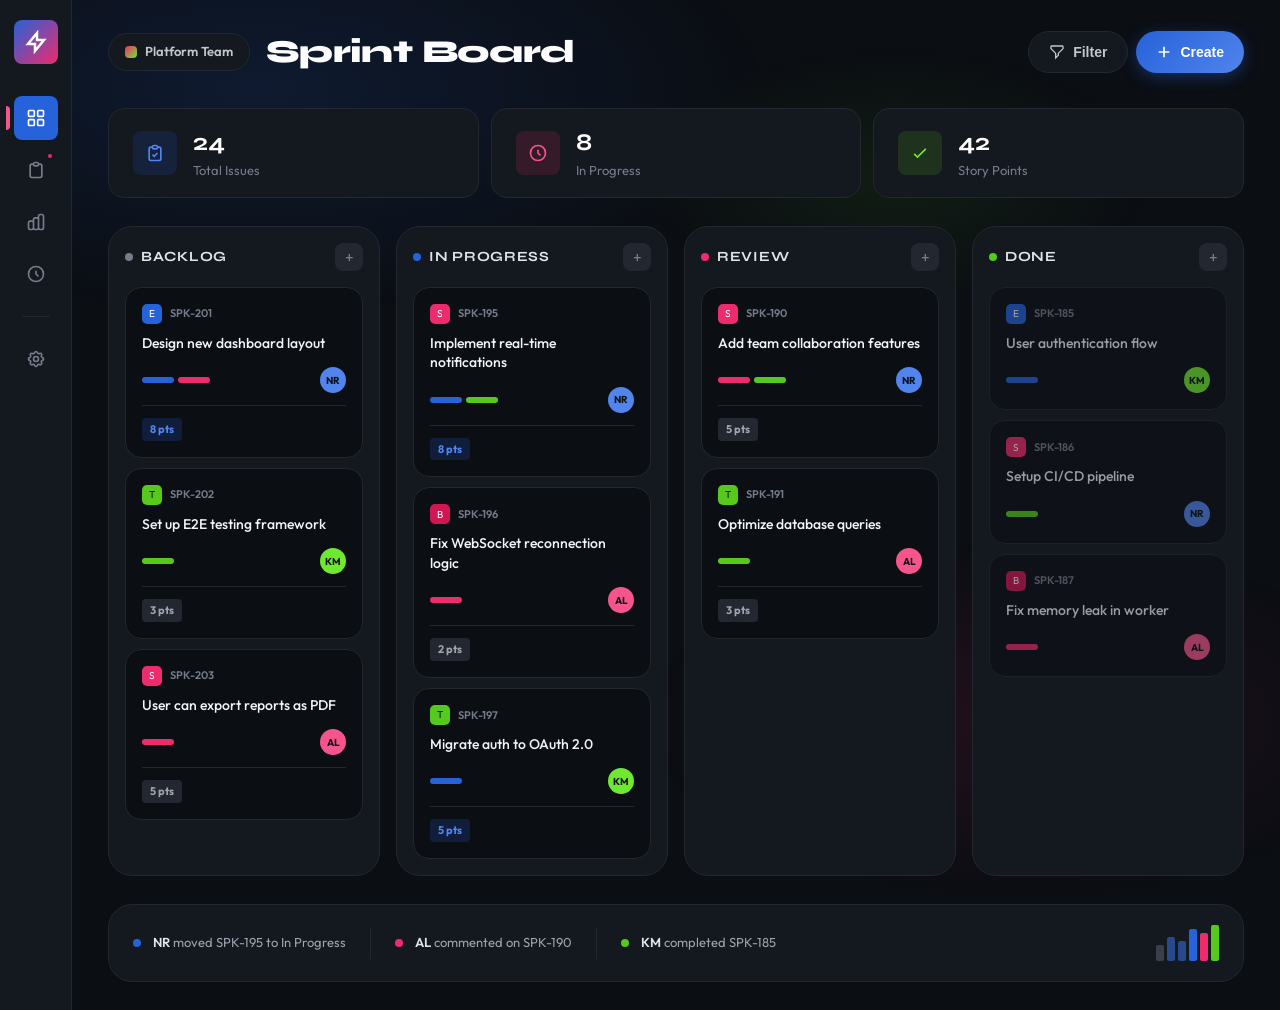
<file: pm-color-theory/v2/04-triadic-bold.html>
<!DOCTYPE html>
<html lang="en">
<head>
  <meta charset="UTF-8">
  <meta name="viewport" content="width=device-width, initial-scale=1.0">
  <title>Spark — Triadic Bold</title>
  <link rel="preconnect" href="https://fonts.googleapis.com">
  <link rel="preconnect" href="https://fonts.gstatic.com" crossorigin>
  <link href="https://fonts.googleapis.com/css2?family=Syne:wght@500;600;700;800&family=Outfit:wght@400;500;600&display=swap" rel="stylesheet">
  <style>
    /*
     * COLOR THEORY: TRIADIC
     * Three hues 120° apart on the color wheel:
     * - Electric Blue: ~220° (primary/dominant)
     * - Hot Pink/Magenta: ~340° (secondary accent)
     * - Lime/Chartreuse: ~100° (tertiary accent)
     * Creates vibrant, balanced energy
     * Strategy: Blue dominant, pink/lime as strategic accents
     */

    :root {
      /* Electric Blue scale (~220°) - dominant */
      --blue-950: hsl(220, 60%, 6%);
      --blue-900: hsl(220, 55%, 10%);
      --blue-800: hsl(220, 50%, 16%);
      --blue-700: hsl(220, 50%, 24%);
      --blue-600: hsl(220, 55%, 35%);
      --blue-500: hsl(220, 70%, 50%);
      --blue-400: hsl(220, 80%, 62%);
      --blue-300: hsl(220, 85%, 75%);
      --blue-200: hsl(220, 80%, 88%);
      --blue-100: hsl(220, 70%, 95%);

      /* Hot Pink/Magenta scale (~340°) - secondary */
      --pink-600: hsl(340, 80%, 45%);
      --pink-500: hsl(340, 85%, 55%);
      --pink-400: hsl(340, 90%, 65%);
      --pink-300: hsl(340, 85%, 78%);
      --pink-200: hsl(340, 75%, 90%);

      /* Lime/Chartreuse scale (~100°) - tertiary */
      --lime-600: hsl(100, 70%, 35%);
      --lime-500: hsl(100, 75%, 45%);
      --lime-400: hsl(100, 80%, 55%);
      --lime-300: hsl(100, 75%, 70%);
      --lime-200: hsl(100, 65%, 88%);

      /* Neutrals - cool tinted */
      --neutral-950: hsl(220, 25%, 6%);
      --neutral-900: hsl(220, 20%, 10%);
      --neutral-800: hsl(220, 15%, 16%);
      --neutral-700: hsl(220, 12%, 26%);
      --neutral-600: hsl(220, 10%, 38%);
      --neutral-500: hsl(220, 8%, 50%);
      --neutral-400: hsl(220, 10%, 65%);
      --neutral-300: hsl(220, 12%, 78%);
      --neutral-200: hsl(220, 15%, 90%);
      --neutral-100: hsl(220, 20%, 96%);
      --neutral-50: hsl(220, 25%, 99%);

      --font-display: 'Syne', sans-serif;
      --font-body: 'Outfit', -apple-system, sans-serif;

      /* Base-4 Grid System (4px module) */
      --base: 4px;
      --radius-sm: 8px;
      --radius-md: 16px;
      --radius-lg: 24px;
    }

    * {
      margin: 0;
      padding: 0;
      box-sizing: border-box;
    }

    body {
      font-family: var(--font-body);
      background: var(--neutral-950);
      color: var(--neutral-200);
      min-height: 100vh;
      line-height: 1.5;
    }

    /* Gradient mesh background */
    .app {
      display: grid;
      grid-template-columns: 72px 1fr;
      min-height: 100vh;
      position: relative;
    }

    .app::before {
      content: '';
      position: fixed;
      top: 0;
      left: 0;
      right: 0;
      bottom: 0;
      background:
        radial-gradient(ellipse 80% 50% at 20% 10%, hsla(220, 70%, 50%, 0.15) 0%, transparent 50%),
        radial-gradient(ellipse 60% 40% at 80% 80%, hsla(340, 85%, 55%, 0.1) 0%, transparent 50%),
        radial-gradient(ellipse 40% 30% at 70% 20%, hsla(100, 75%, 45%, 0.08) 0%, transparent 50%);
      pointer-events: none;
      z-index: 0;
    }

    /* Icon sidebar */
    .sidebar {
      background: var(--neutral-900);
      border-right: 1px solid var(--neutral-800);
      padding: 20px 0;
      display: flex;
      flex-direction: column;
      align-items: center;
      gap: 8px;
      position: relative;
      z-index: 1;
    }

    .logo {
      width: 44px;
      height: 44px;
      background: linear-gradient(135deg, var(--blue-500) 0%, var(--pink-500) 100%);
      border-radius: var(--radius-sm);
      display: flex;
      align-items: center;
      justify-content: center;
      margin-bottom: 24px;
    }

    .logo svg {
      width: 24px;
      height: 24px;
      color: white;
    }

    .nav-icon {
      width: 44px;
      height: 44px;
      border-radius: var(--radius-sm);
      display: flex;
      align-items: center;
      justify-content: center;
      color: var(--neutral-500);
      cursor: pointer;
      transition: all 0.2s ease;
      position: relative;
    }

    .nav-icon:hover {
      background: var(--neutral-800);
      color: var(--neutral-300);
    }

    .nav-icon.active {
      background: var(--blue-500);
      color: white;
    }

    .nav-icon.active::before {
      content: '';
      position: absolute;
      left: -8px;
      top: 50%;
      transform: translateY(-50%);
      width: 4px;
      height: 24px;
      background: var(--pink-400);
      border-radius: 0 4px 4px 0;
    }

    .nav-icon svg {
      width: 20px;
      height: 20px;
    }

    .nav-divider {
      width: 28px;
      height: 1px;
      background: var(--neutral-800);
      margin: 12px 0;
    }

    .nav-badge {
      position: absolute;
      top: 4px;
      right: 4px;
      width: 8px;
      height: 8px;
      background: var(--pink-500);
      border-radius: 50%;
      border: 2px solid var(--neutral-900);
    }

    /* Main content */
    .main {
      padding: 28px 36px;
      position: relative;
      z-index: 1;
      overflow-y: auto;
    }

    .header {
      display: flex;
      justify-content: space-between;
      align-items: center;
      margin-bottom: 32px;
    }

    .header-left {
      display: flex;
      align-items: center;
      gap: 16px;
    }

    .project-badge {
      display: flex;
      align-items: center;
      gap: 8px;
      padding: 8px 16px;
      background: var(--neutral-900);
      border: 1px solid var(--neutral-800);
      border-radius: 100px;
    }

    .project-color {
      width: 12px;
      height: 12px;
      border-radius: 4px;
      background: linear-gradient(135deg, var(--pink-500), var(--lime-400));
    }

    .project-name {
      font-size: 13px;
      font-weight: 600;
      color: var(--neutral-300);
    }

    .page-title {
      font-family: var(--font-display);
      font-size: 32px;
      font-weight: 800;
      color: var(--neutral-50);
      letter-spacing: -0.02em;
    }

    .header-actions {
      display: flex;
      gap: 8px;
    }

    .btn {
      padding: 12px 20px;
      border-radius: 100px;
      font-size: 14px;
      font-weight: 600;
      cursor: pointer;
      border: none;
      transition: all 0.2s ease;
      display: flex;
      align-items: center;
      gap: 8px;
    }

    .btn-ghost {
      background: var(--neutral-900);
      color: var(--neutral-300);
      border: 1px solid var(--neutral-800);
    }

    .btn-ghost:hover {
      background: var(--neutral-800);
      color: var(--neutral-100);
    }

    .btn-primary {
      background: linear-gradient(135deg, var(--blue-500) 0%, var(--blue-400) 100%);
      color: white;
      box-shadow: 0 4px 16px hsla(220, 70%, 50%, 0.4);
    }

    .btn-primary:hover {
      transform: translateY(-1px);
      box-shadow: 0 8px 24px hsla(220, 70%, 50%, 0.5);
    }

    /* Quick stats */
    .quick-stats {
      display: flex;
      gap: 12px;
      margin-bottom: 28px;
    }

    .quick-stat {
      padding: 16px 24px;
      background: var(--neutral-900);
      border: 1px solid var(--neutral-800);
      border-radius: var(--radius-md);
      display: flex;
      align-items: center;
      gap: 16px;
      flex: 1;
    }

    .stat-icon {
      width: 44px;
      height: 44px;
      border-radius: var(--radius-sm);
      display: flex;
      align-items: center;
      justify-content: center;
    }

    .stat-icon.blue { background: hsla(220, 70%, 50%, 0.15); color: var(--blue-400); }
    .stat-icon.pink { background: hsla(340, 85%, 55%, 0.15); color: var(--pink-400); }
    .stat-icon.lime { background: hsla(100, 75%, 45%, 0.15); color: var(--lime-400); }

    .stat-icon svg {
      width: 20px;
      height: 20px;
    }

    .stat-content {
      flex: 1;
    }

    .stat-value {
      font-family: var(--font-display);
      font-size: 24px;
      font-weight: 700;
      color: var(--neutral-50);
    }

    .stat-label {
      font-size: 13px;
      color: var(--neutral-500);
    }

    /* Board */
    .board {
      display: grid;
      grid-template-columns: repeat(4, 1fr);
      gap: 16px;
    }

    .column {
      background: var(--neutral-900);
      border: 1px solid var(--neutral-800);
      border-radius: var(--radius-lg);
      padding: 16px;
    }

    .column-header {
      display: flex;
      align-items: center;
      justify-content: space-between;
      margin-bottom: 16px;
    }

    .column-title-wrap {
      display: flex;
      align-items: center;
      gap: 8px;
    }

    .column-dot {
      width: 8px;
      height: 8px;
      border-radius: 50%;
    }

    /* Using triadic colors for column status */
    .dot-todo { background: var(--neutral-500); }
    .dot-progress { background: var(--blue-500); }
    .dot-review { background: var(--pink-500); }
    .dot-done { background: var(--lime-500); }

    .column-title {
      font-family: var(--font-display);
      font-size: 14px;
      font-weight: 700;
      color: var(--neutral-200);
      text-transform: uppercase;
      letter-spacing: 0.05em;
    }

    .column-add {
      width: 28px;
      height: 28px;
      border-radius: 8px;
      background: var(--neutral-800);
      color: var(--neutral-500);
      display: flex;
      align-items: center;
      justify-content: center;
      cursor: pointer;
      transition: all 0.15s ease;
    }

    .column-add:hover {
      background: var(--neutral-700);
      color: var(--neutral-300);
    }

    .cards {
      display: flex;
      flex-direction: column;
      gap: 10px;
    }

    .card {
      background: var(--neutral-950);
      border: 1px solid var(--neutral-800);
      border-radius: var(--radius-md);
      padding: 16px;
      transition: all 0.2s ease;
      cursor: pointer;
    }

    .card:hover {
      border-color: var(--blue-600);
      transform: translateY(-2px);
    }

    .card-header {
      display: flex;
      align-items: center;
      gap: 8px;
      margin-bottom: 10px;
    }

    .card-icon {
      width: 20px;
      height: 20px;
      border-radius: 5px;
      display: flex;
      align-items: center;
      justify-content: center;
      font-size: 10px;
    }

    /* Triadic colors for card types */
    .icon-epic { background: var(--blue-500); color: white; }
    .icon-story { background: var(--pink-500); color: white; }
    .icon-task { background: var(--lime-500); color: var(--neutral-950); }
    .icon-bug { background: var(--pink-600); color: white; }

    .card-id {
      font-size: 11px;
      color: var(--neutral-500);
      font-weight: 600;
    }

    .card-title {
      font-size: 14px;
      font-weight: 500;
      color: var(--neutral-100);
      line-height: 1.4;
      margin-bottom: 14px;
    }

    .card-footer {
      display: flex;
      align-items: center;
      justify-content: space-between;
    }

    .card-labels {
      display: flex;
      gap: 4px;
    }

    .label {
      width: 32px;
      height: 6px;
      border-radius: 3px;
    }

    /* Using triadic for labels */
    .label-blue { background: var(--blue-500); }
    .label-pink { background: var(--pink-500); }
    .label-lime { background: var(--lime-500); }

    .card-avatar {
      width: 26px;
      height: 26px;
      border-radius: 50%;
      font-size: 10px;
      display: flex;
      align-items: center;
      justify-content: center;
      font-weight: 700;
    }

    .av-1 { background: var(--blue-400); color: var(--neutral-950); }
    .av-2 { background: var(--pink-400); color: var(--neutral-950); }
    .av-3 { background: var(--lime-400); color: var(--neutral-950); }

    /* Story points badge */
    .card-points {
      display: flex;
      align-items: center;
      gap: 4px;
      margin-top: 12px;
      padding-top: 12px;
      border-top: 1px solid var(--neutral-800);
    }

    .points-badge {
      font-size: 11px;
      font-weight: 700;
      padding: 3px 8px;
      border-radius: 4px;
      background: var(--neutral-800);
      color: var(--neutral-400);
    }

    .points-badge.highlight {
      background: hsla(220, 70%, 50%, 0.2);
      color: var(--blue-400);
    }

    /* Activity footer */
    .activity-bar {
      margin-top: 28px;
      padding: 20px 24px;
      background: var(--neutral-900);
      border: 1px solid var(--neutral-800);
      border-radius: var(--radius-lg);
      display: flex;
      align-items: center;
      gap: 24px;
    }

    .activity-item {
      display: flex;
      align-items: center;
      gap: 12px;
    }

    .activity-dot {
      width: 8px;
      height: 8px;
      border-radius: 50%;
      animation: pulse 2s infinite;
    }

    @keyframes pulse {
      0%, 100% { opacity: 1; }
      50% { opacity: 0.5; }
    }

    .activity-dot.blue { background: var(--blue-500); }
    .activity-dot.pink { background: var(--pink-500); }
    .activity-dot.lime { background: var(--lime-500); }

    .activity-text {
      font-size: 13px;
      color: var(--neutral-400);
    }

    .activity-text strong {
      color: var(--neutral-200);
      font-weight: 600;
    }

    .activity-time {
      font-size: 12px;
      color: var(--neutral-600);
      margin-left: auto;
    }

    .divider {
      width: 1px;
      height: 32px;
      background: var(--neutral-800);
    }

    /* Velocity chart preview */
    .velocity-mini {
      display: flex;
      align-items: flex-end;
      gap: 3px;
      margin-left: auto;
    }

    .velocity-bar {
      width: 8px;
      border-radius: 2px;
      background: var(--neutral-700);
    }

    .velocity-bar:nth-child(1) { height: 16px; }
    .velocity-bar:nth-child(2) { height: 24px; background: var(--blue-600); }
    .velocity-bar:nth-child(3) { height: 20px; background: var(--blue-600); }
    .velocity-bar:nth-child(4) { height: 32px; background: var(--blue-500); }
    .velocity-bar:nth-child(5) { height: 28px; background: var(--pink-500); }
    .velocity-bar:nth-child(6) { height: 36px; background: var(--lime-500); }
  </style>
</head>
<body>
  <div class="app">
    <aside class="sidebar">
      <div class="logo">
        <svg fill="none" viewBox="0 0 24 24" stroke="currentColor" stroke-width="2.5">
          <path d="M13 10V3L4 14h7v7l9-11h-7z"/>
        </svg>
      </div>

      <div class="nav-icon active">
        <svg fill="none" viewBox="0 0 24 24" stroke="currentColor" stroke-width="2">
          <rect x="3" y="3" width="7" height="7" rx="1"/>
          <rect x="14" y="3" width="7" height="7" rx="1"/>
          <rect x="3" y="14" width="7" height="7" rx="1"/>
          <rect x="14" y="14" width="7" height="7" rx="1"/>
        </svg>
      </div>
      <div class="nav-icon">
        <svg fill="none" viewBox="0 0 24 24" stroke="currentColor" stroke-width="2">
          <path d="M9 5H7a2 2 0 00-2 2v12a2 2 0 002 2h10a2 2 0 002-2V7a2 2 0 00-2-2h-2M9 5a2 2 0 002 2h2a2 2 0 002-2M9 5a2 2 0 012-2h2a2 2 0 012 2"/>
        </svg>
        <span class="nav-badge"></span>
      </div>
      <div class="nav-icon">
        <svg fill="none" viewBox="0 0 24 24" stroke="currentColor" stroke-width="2">
          <path d="M9 19v-6a2 2 0 00-2-2H5a2 2 0 00-2 2v6a2 2 0 002 2h2a2 2 0 002-2zm0 0V9a2 2 0 012-2h2a2 2 0 012 2v10m-6 0a2 2 0 002 2h2a2 2 0 002-2m0 0V5a2 2 0 012-2h2a2 2 0 012 2v14a2 2 0 01-2 2h-2a2 2 0 01-2-2z"/>
        </svg>
      </div>
      <div class="nav-icon">
        <svg fill="none" viewBox="0 0 24 24" stroke="currentColor" stroke-width="2">
          <path d="M12 8v4l3 3m6-3a9 9 0 11-18 0 9 9 0 0118 0z"/>
        </svg>
      </div>

      <div class="nav-divider"></div>

      <div class="nav-icon">
        <svg fill="none" viewBox="0 0 24 24" stroke="currentColor" stroke-width="2">
          <path d="M10.325 4.317c.426-1.756 2.924-1.756 3.35 0a1.724 1.724 0 002.573 1.066c1.543-.94 3.31.826 2.37 2.37a1.724 1.724 0 001.065 2.572c1.756.426 1.756 2.924 0 3.35a1.724 1.724 0 00-1.066 2.573c.94 1.543-.826 3.31-2.37 2.37a1.724 1.724 0 00-2.572 1.065c-.426 1.756-2.924 1.756-3.35 0a1.724 1.724 0 00-2.573-1.066c-1.543.94-3.31-.826-2.37-2.37a1.724 1.724 0 00-1.065-2.572c-1.756-.426-1.756-2.924 0-3.35a1.724 1.724 0 001.066-2.573c-.94-1.543.826-3.31 2.37-2.37.996.608 2.296.07 2.572-1.065z"/>
          <circle cx="12" cy="12" r="3"/>
        </svg>
      </div>
    </aside>

    <main class="main">
      <header class="header">
        <div class="header-left">
          <div class="project-badge">
            <div class="project-color"></div>
            <span class="project-name">Platform Team</span>
          </div>
          <h1 class="page-title">Sprint Board</h1>
        </div>
        <div class="header-actions">
          <button class="btn btn-ghost">
            <svg width="16" height="16" fill="none" viewBox="0 0 24 24" stroke="currentColor" stroke-width="2">
              <path d="M3 4a1 1 0 011-1h16a1 1 0 011 1v2.586a1 1 0 01-.293.707l-6.414 6.414a1 1 0 00-.293.707V17l-4 4v-6.586a1 1 0 00-.293-.707L3.293 7.293A1 1 0 013 6.586V4z"/>
            </svg>
            Filter
          </button>
          <button class="btn btn-primary">
            <svg width="16" height="16" fill="none" viewBox="0 0 24 24" stroke="currentColor" stroke-width="2.5">
              <path d="M12 4v16m8-8H4"/>
            </svg>
            Create
          </button>
        </div>
      </header>

      <div class="quick-stats">
        <div class="quick-stat">
          <div class="stat-icon blue">
            <svg fill="none" viewBox="0 0 24 24" stroke="currentColor" stroke-width="2">
              <path d="M9 5H7a2 2 0 00-2 2v12a2 2 0 002 2h10a2 2 0 002-2V7a2 2 0 00-2-2h-2M9 5a2 2 0 002 2h2a2 2 0 002-2M9 5a2 2 0 012-2h2a2 2 0 012 2m-6 9l2 2 4-4"/>
            </svg>
          </div>
          <div class="stat-content">
            <div class="stat-value">24</div>
            <div class="stat-label">Total Issues</div>
          </div>
        </div>
        <div class="quick-stat">
          <div class="stat-icon pink">
            <svg fill="none" viewBox="0 0 24 24" stroke="currentColor" stroke-width="2">
              <path d="M12 8v4l3 3m6-3a9 9 0 11-18 0 9 9 0 0118 0z"/>
            </svg>
          </div>
          <div class="stat-content">
            <div class="stat-value">8</div>
            <div class="stat-label">In Progress</div>
          </div>
        </div>
        <div class="quick-stat">
          <div class="stat-icon lime">
            <svg fill="none" viewBox="0 0 24 24" stroke="currentColor" stroke-width="2">
              <path d="M5 13l4 4L19 7"/>
            </svg>
          </div>
          <div class="stat-content">
            <div class="stat-value">42</div>
            <div class="stat-label">Story Points</div>
          </div>
        </div>
      </div>

      <div class="board">
        <div class="column">
          <div class="column-header">
            <div class="column-title-wrap">
              <span class="column-dot dot-todo"></span>
              <span class="column-title">Backlog</span>
            </div>
            <div class="column-add">+</div>
          </div>
          <div class="cards">
            <div class="card">
              <div class="card-header">
                <div class="card-icon icon-epic">E</div>
                <span class="card-id">SPK-201</span>
              </div>
              <div class="card-title">Design new dashboard layout</div>
              <div class="card-footer">
                <div class="card-labels">
                  <span class="label label-blue"></span>
                  <span class="label label-pink"></span>
                </div>
                <div class="card-avatar av-1">NR</div>
              </div>
              <div class="card-points">
                <span class="points-badge highlight">8 pts</span>
              </div>
            </div>
            <div class="card">
              <div class="card-header">
                <div class="card-icon icon-task">T</div>
                <span class="card-id">SPK-202</span>
              </div>
              <div class="card-title">Set up E2E testing framework</div>
              <div class="card-footer">
                <div class="card-labels">
                  <span class="label label-lime"></span>
                </div>
                <div class="card-avatar av-3">KM</div>
              </div>
              <div class="card-points">
                <span class="points-badge">3 pts</span>
              </div>
            </div>
            <div class="card">
              <div class="card-header">
                <div class="card-icon icon-story">S</div>
                <span class="card-id">SPK-203</span>
              </div>
              <div class="card-title">User can export reports as PDF</div>
              <div class="card-footer">
                <div class="card-labels">
                  <span class="label label-pink"></span>
                </div>
                <div class="card-avatar av-2">AL</div>
              </div>
              <div class="card-points">
                <span class="points-badge">5 pts</span>
              </div>
            </div>
          </div>
        </div>

        <div class="column">
          <div class="column-header">
            <div class="column-title-wrap">
              <span class="column-dot dot-progress"></span>
              <span class="column-title">In Progress</span>
            </div>
            <div class="column-add">+</div>
          </div>
          <div class="cards">
            <div class="card">
              <div class="card-header">
                <div class="card-icon icon-story">S</div>
                <span class="card-id">SPK-195</span>
              </div>
              <div class="card-title">Implement real-time notifications</div>
              <div class="card-footer">
                <div class="card-labels">
                  <span class="label label-blue"></span>
                  <span class="label label-lime"></span>
                </div>
                <div class="card-avatar av-1">NR</div>
              </div>
              <div class="card-points">
                <span class="points-badge highlight">8 pts</span>
              </div>
            </div>
            <div class="card">
              <div class="card-header">
                <div class="card-icon icon-bug">B</div>
                <span class="card-id">SPK-196</span>
              </div>
              <div class="card-title">Fix WebSocket reconnection logic</div>
              <div class="card-footer">
                <div class="card-labels">
                  <span class="label label-pink"></span>
                </div>
                <div class="card-avatar av-2">AL</div>
              </div>
              <div class="card-points">
                <span class="points-badge">2 pts</span>
              </div>
            </div>
            <div class="card">
              <div class="card-header">
                <div class="card-icon icon-task">T</div>
                <span class="card-id">SPK-197</span>
              </div>
              <div class="card-title">Migrate auth to OAuth 2.0</div>
              <div class="card-footer">
                <div class="card-labels">
                  <span class="label label-blue"></span>
                </div>
                <div class="card-avatar av-3">KM</div>
              </div>
              <div class="card-points">
                <span class="points-badge highlight">5 pts</span>
              </div>
            </div>
          </div>
        </div>

        <div class="column">
          <div class="column-header">
            <div class="column-title-wrap">
              <span class="column-dot dot-review"></span>
              <span class="column-title">Review</span>
            </div>
            <div class="column-add">+</div>
          </div>
          <div class="cards">
            <div class="card">
              <div class="card-header">
                <div class="card-icon icon-story">S</div>
                <span class="card-id">SPK-190</span>
              </div>
              <div class="card-title">Add team collaboration features</div>
              <div class="card-footer">
                <div class="card-labels">
                  <span class="label label-pink"></span>
                  <span class="label label-lime"></span>
                </div>
                <div class="card-avatar av-1">NR</div>
              </div>
              <div class="card-points">
                <span class="points-badge">5 pts</span>
              </div>
            </div>
            <div class="card">
              <div class="card-header">
                <div class="card-icon icon-task">T</div>
                <span class="card-id">SPK-191</span>
              </div>
              <div class="card-title">Optimize database queries</div>
              <div class="card-footer">
                <div class="card-labels">
                  <span class="label label-lime"></span>
                </div>
                <div class="card-avatar av-2">AL</div>
              </div>
              <div class="card-points">
                <span class="points-badge">3 pts</span>
              </div>
            </div>
          </div>
        </div>

        <div class="column">
          <div class="column-header">
            <div class="column-title-wrap">
              <span class="column-dot dot-done"></span>
              <span class="column-title">Done</span>
            </div>
            <div class="column-add">+</div>
          </div>
          <div class="cards">
            <div class="card" style="opacity: 0.6;">
              <div class="card-header">
                <div class="card-icon icon-epic">E</div>
                <span class="card-id">SPK-185</span>
              </div>
              <div class="card-title">User authentication flow</div>
              <div class="card-footer">
                <div class="card-labels">
                  <span class="label label-blue"></span>
                </div>
                <div class="card-avatar av-3">KM</div>
              </div>
            </div>
            <div class="card" style="opacity: 0.6;">
              <div class="card-header">
                <div class="card-icon icon-story">S</div>
                <span class="card-id">SPK-186</span>
              </div>
              <div class="card-title">Setup CI/CD pipeline</div>
              <div class="card-footer">
                <div class="card-labels">
                  <span class="label label-lime"></span>
                </div>
                <div class="card-avatar av-1">NR</div>
              </div>
            </div>
            <div class="card" style="opacity: 0.6;">
              <div class="card-header">
                <div class="card-icon icon-bug">B</div>
                <span class="card-id">SPK-187</span>
              </div>
              <div class="card-title">Fix memory leak in worker</div>
              <div class="card-footer">
                <div class="card-labels">
                  <span class="label label-pink"></span>
                </div>
                <div class="card-avatar av-2">AL</div>
              </div>
            </div>
          </div>
        </div>
      </div>

      <div class="activity-bar">
        <div class="activity-item">
          <span class="activity-dot blue"></span>
          <span class="activity-text"><strong>NR</strong> moved SPK-195 to In Progress</span>
        </div>
        <div class="divider"></div>
        <div class="activity-item">
          <span class="activity-dot pink"></span>
          <span class="activity-text"><strong>AL</strong> commented on SPK-190</span>
        </div>
        <div class="divider"></div>
        <div class="activity-item">
          <span class="activity-dot lime"></span>
          <span class="activity-text"><strong>KM</strong> completed SPK-185</span>
        </div>
        <div class="velocity-mini">
          <div class="velocity-bar"></div>
          <div class="velocity-bar"></div>
          <div class="velocity-bar"></div>
          <div class="velocity-bar"></div>
          <div class="velocity-bar"></div>
          <div class="velocity-bar"></div>
        </div>
      </div>
    </main>
  </div>
</body>
</html>
</file>
<file: css/main.css>
* {
    margin: 0;
    padding: 0;
    box-sizing: border-box;
}

:root {
    --primary-color: #6366f1;
    --secondary-color: #8b5cf6;
    --dark-bg: #1e293b;
    --light-bg: #f8fafc;
    --text-dark: #0f172a;
    --text-light: #64748b;
    --card-bg: #ffffff;
    --shadow: 0 4px 6px -1px rgba(0, 0, 0, 0.1);
    --shadow-lg: 0 20px 25px -5px rgba(0, 0, 0, 0.1);
}

body {
    font-family: -apple-system, BlinkMacSystemFont, 'Segoe UI', Roboto, Oxygen, Ubuntu, Cantarell, sans-serif;
    line-height: 1.6;
    color: var(--text-dark);
    background: linear-gradient(135deg, #667eea 0%, #764ba2 100%);
    min-height: 100vh;
    padding: 2rem;
}

.container {
    max-width: 1200px;
    margin: 0 auto;
    background: var(--light-bg);
    border-radius: 20px;
    box-shadow: var(--shadow-lg);
    overflow: hidden;
}

.hero {
    background: linear-gradient(135deg, var(--primary-color) 0%, var(--secondary-color) 100%);
    color: white;
    padding: 4rem 2rem;
    text-align: center;
}

.hero h1 {
    font-size: 3rem;
    margin-bottom: 1rem;
    font-weight: 700;
}

.subtitle {
    font-size: 1.25rem;
    opacity: 0.9;
}

.prototype-grid {
    display: grid;
    grid-template-columns: repeat(auto-fit, minmax(300px, 1fr));
    gap: 2rem;
    padding: 3rem 2rem;
}

.prototype-card {
    background: var(--card-bg);
    border-radius: 12px;
    padding: 2rem;
    box-shadow: var(--shadow);
    transition: transform 0.3s ease, box-shadow 0.3s ease;
    text-align: center;
}

.prototype-card:hover {
    transform: translateY(-5px);
    box-shadow: var(--shadow-lg);
}

.card-icon {
    font-size: 4rem;
    margin-bottom: 1rem;
}

.prototype-card h2 {
    color: var(--text-dark);
    margin-bottom: 1rem;
    font-size: 1.5rem;
}

.prototype-card p {
    color: var(--text-light);
    margin-bottom: 1.5rem;
    line-height: 1.5;
}

.btn {
    display: inline-block;
    background: linear-gradient(135deg, var(--primary-color) 0%, var(--secondary-color) 100%);
    color: white;
    padding: 0.75rem 2rem;
    border-radius: 8px;
    text-decoration: none;
    font-weight: 600;
    transition: transform 0.2s ease, box-shadow 0.2s ease;
}

.btn:hover {
    transform: scale(1.05);
    box-shadow: 0 10px 20px rgba(99, 102, 241, 0.3);
}

footer {
    background: var(--dark-bg);
    color: white;
    text-align: center;
    padding: 2rem;
    opacity: 0.8;
}

@media (max-width: 768px) {
    .hero h1 {
        font-size: 2rem;
    }

    .prototype-grid {
        grid-template-columns: 1fr;
        padding: 2rem 1rem;
    }

    body {
        padding: 1rem;
    }
}
</file>
<file: prototypes/dashboard/style.css>
* {
    margin: 0;
    padding: 0;
    box-sizing: border-box;
}

:root {
    --primary-color: #6366f1;
    --success-color: #10b981;
    --warning-color: #f59e0b;
    --danger-color: #ef4444;
    --dark-bg: #0f172a;
    --sidebar-bg: #1e293b;
    --light-bg: #f8fafc;
    --card-bg: #ffffff;
    --text-dark: #0f172a;
    --text-light: #64748b;
    --border-color: #e2e8f0;
}

body {
    font-family: -apple-system, BlinkMacSystemFont, 'Segoe UI', Roboto, Oxygen, Ubuntu, Cantarell, sans-serif;
    line-height: 1.6;
    color: var(--text-dark);
    background: var(--light-bg);
}

.dashboard {
    display: grid;
    grid-template-columns: 250px 1fr;
    min-height: 100vh;
}

/* Sidebar */
.sidebar {
    background: var(--sidebar-bg);
    color: white;
    padding: 2rem 0;
}

.sidebar-header {
    padding: 0 1.5rem 2rem;
    border-bottom: 1px solid rgba(255, 255, 255, 0.1);
    margin-bottom: 1rem;
}

.sidebar-header h2 {
    font-size: 1.5rem;
}

.sidebar-nav {
    display: flex;
    flex-direction: column;
}

.nav-item {
    display: flex;
    align-items: center;
    gap: 1rem;
    padding: 1rem 1.5rem;
    color: rgba(255, 255, 255, 0.7);
    text-decoration: none;
    transition: all 0.3s;
}

.nav-item:hover {
    background: rgba(255, 255, 255, 0.1);
    color: white;
}

.nav-item.active {
    background: var(--primary-color);
    color: white;
}

.nav-item .icon {
    font-size: 1.25rem;
}

/* Main Content */
.main-content {
    padding: 2rem;
    overflow-y: auto;
}

/* Header */
.dashboard-header {
    display: flex;
    justify-content: space-between;
    align-items: center;
    margin-bottom: 2rem;
}

.header-left h1 {
    font-size: 2rem;
    margin-bottom: 0.5rem;
}

.header-left p {
    color: var(--text-light);
}

.btn {
    background: var(--primary-color);
    color: white;
    border: none;
    padding: 0.75rem 1.5rem;
    border-radius: 8px;
    font-weight: 600;
    cursor: pointer;
    transition: all 0.3s;
}

.btn:hover {
    background: #4f46e5;
    transform: translateY(-2px);
}

/* Stats Grid */
.stats-grid {
    display: grid;
    grid-template-columns: repeat(auto-fit, minmax(250px, 1fr));
    gap: 1.5rem;
    margin-bottom: 2rem;
}

.stat-card {
    background: var(--card-bg);
    padding: 1.5rem;
    border-radius: 12px;
    box-shadow: 0 1px 3px rgba(0, 0, 0, 0.1);
    display: flex;
    gap: 1rem;
    align-items: center;
}

.stat-icon {
    width: 60px;
    height: 60px;
    border-radius: 12px;
    display: flex;
    align-items: center;
    justify-content: center;
    font-size: 1.75rem;
}

.stat-icon.blue {
    background: rgba(99, 102, 241, 0.1);
}

.stat-icon.green {
    background: rgba(16, 185, 129, 0.1);
}

.stat-icon.purple {
    background: rgba(139, 92, 246, 0.1);
}

.stat-icon.orange {
    background: rgba(245, 158, 11, 0.1);
}

.stat-details h3 {
    font-size: 0.875rem;
    color: var(--text-light);
    font-weight: 500;
}

.stat-value {
    font-size: 1.75rem;
    font-weight: 700;
    margin: 0.25rem 0;
}

.stat-change {
    font-size: 0.875rem;
    font-weight: 600;
}

.stat-change.positive {
    color: var(--success-color);
}

.stat-change.negative {
    color: var(--danger-color);
}

/* Charts Section */
.charts-section {
    display: grid;
    grid-template-columns: 2fr 1fr;
    gap: 1.5rem;
    margin-bottom: 2rem;
}

.chart-card {
    background: var(--card-bg);
    padding: 1.5rem;
    border-radius: 12px;
    box-shadow: 0 1px 3px rgba(0, 0, 0, 0.1);
}

.chart-card.large {
    grid-column: span 1;
}

.card-header {
    display: flex;
    justify-content: space-between;
    align-items: center;
    margin-bottom: 1.5rem;
}

.card-header h3 {
    font-size: 1.25rem;
}

.time-selector {
    padding: 0.5rem;
    border: 1px solid var(--border-color);
    border-radius: 6px;
    background: white;
}

.chart-placeholder {
    height: 250px;
}

.bar-chart {
    height: 100%;
    display: flex;
    align-items: flex-end;
    gap: 1rem;
    padding: 1rem 0;
}

.bar {
    flex: 1;
    background: linear-gradient(135deg, var(--primary-color) 0%, #8b5cf6 100%);
    border-radius: 6px 6px 0 0;
    transition: all 0.3s;
}

.bar:hover {
    opacity: 0.8;
}

.donut-chart {
    width: 150px;
    height: 150px;
    border-radius: 50%;
    background: conic-gradient(
        var(--primary-color) 0deg 162deg,
        var(--success-color) 162deg 270deg,
        #8b5cf6 270deg 360deg
    );
    margin: 0 auto 1.5rem;
    position: relative;
}

.donut-hole {
    position: absolute;
    top: 50%;
    left: 50%;
    transform: translate(-50%, -50%);
    width: 100px;
    height: 100px;
    border-radius: 50%;
    background: white;
}

.legend {
    display: flex;
    flex-direction: column;
    gap: 0.75rem;
}

.legend-item {
    display: flex;
    align-items: center;
    gap: 0.5rem;
    font-size: 0.875rem;
}

.dot {
    width: 12px;
    height: 12px;
    border-radius: 50%;
}

.dot.blue {
    background: var(--primary-color);
}

.dot.green {
    background: var(--success-color);
}

.dot.purple {
    background: #8b5cf6;
}

/* Activity Section */
.activity-section {
    background: var(--card-bg);
    padding: 1.5rem;
    border-radius: 12px;
    box-shadow: 0 1px 3px rgba(0, 0, 0, 0.1);
    margin-bottom: 2rem;
}

.activity-list {
    display: flex;
    flex-direction: column;
    gap: 1rem;
}

.activity-item {
    display: flex;
    gap: 1rem;
    padding: 1rem;
    border-radius: 8px;
    background: var(--light-bg);
}

.activity-icon {
    width: 40px;
    height: 40px;
    border-radius: 8px;
    display: flex;
    align-items: center;
    justify-content: center;
    font-size: 1.25rem;
}

.activity-content {
    flex: 1;
}

.activity-content p {
    margin-bottom: 0.25rem;
}

.activity-time {
    font-size: 0.875rem;
    color: var(--text-light);
}

/* Back Link */
.back-section {
    text-align: center;
    padding: 2rem 0;
}

.back-link {
    color: var(--primary-color);
    text-decoration: none;
    font-weight: 600;
}

.back-link:hover {
    text-decoration: underline;
}

/* Responsive */
@media (max-width: 1024px) {
    .dashboard {
        grid-template-columns: 1fr;
    }

    .sidebar {
        display: none;
    }

    .charts-section {
        grid-template-columns: 1fr;
    }

    .stats-grid {
        grid-template-columns: 1fr;
    }
}

@media (max-width: 768px) {
    .dashboard-header {
        flex-direction: column;
        align-items: flex-start;
        gap: 1rem;
    }

    .main-content {
        padding: 1rem;
    }
}
</file>
<file: prototypes/landing/style.css>
* {
    margin: 0;
    padding: 0;
    box-sizing: border-box;
}

:root {
    --primary-color: #6366f1;
    --primary-dark: #4f46e5;
    --secondary-color: #8b5cf6;
    --dark-bg: #0f172a;
    --light-bg: #f8fafc;
    --text-dark: #0f172a;
    --text-light: #64748b;
    --white: #ffffff;
    --gray-100: #f1f5f9;
    --gray-200: #e2e8f0;
}

body {
    font-family: -apple-system, BlinkMacSystemFont, 'Segoe UI', Roboto, Oxygen, Ubuntu, Cantarell, sans-serif;
    line-height: 1.6;
    color: var(--text-dark);
    background: var(--white);
}

.container {
    max-width: 1200px;
    margin: 0 auto;
    padding: 0 2rem;
}

/* Navigation */
.navbar {
    background: var(--white);
    box-shadow: 0 1px 3px rgba(0, 0, 0, 0.1);
    padding: 1rem 0;
    position: sticky;
    top: 0;
    z-index: 100;
}

.navbar .container {
    display: flex;
    justify-content: space-between;
    align-items: center;
}

.logo {
    font-size: 1.5rem;
    font-weight: 700;
    color: var(--primary-color);
}

.nav-menu {
    display: flex;
    list-style: none;
    gap: 2rem;
    align-items: center;
}

.nav-menu a {
    text-decoration: none;
    color: var(--text-dark);
    font-weight: 500;
    transition: color 0.3s;
}

.nav-menu a:hover {
    color: var(--primary-color);
}

.btn-nav {
    background: var(--primary-color);
    color: var(--white) !important;
    padding: 0.5rem 1.5rem;
    border-radius: 6px;
}

/* Hero Section */
.hero {
    padding: 6rem 0;
    background: linear-gradient(135deg, #667eea 0%, #764ba2 100%);
    color: var(--white);
}

.hero .container {
    display: grid;
    grid-template-columns: 1fr 1fr;
    gap: 4rem;
    align-items: center;
}

.hero-title {
    font-size: 3.5rem;
    font-weight: 700;
    line-height: 1.2;
    margin-bottom: 1.5rem;
}

.hero-subtitle {
    font-size: 1.25rem;
    margin-bottom: 2rem;
    opacity: 0.9;
}

.hero-buttons {
    display: flex;
    gap: 1rem;
}

.btn {
    display: inline-block;
    padding: 0.875rem 2rem;
    border-radius: 8px;
    text-decoration: none;
    font-weight: 600;
    transition: all 0.3s;
}

.btn-primary {
    background: var(--white);
    color: var(--primary-color);
}

.btn-primary:hover {
    transform: translateY(-2px);
    box-shadow: 0 10px 20px rgba(0, 0, 0, 0.2);
}

.btn-secondary {
    background: transparent;
    color: var(--white);
    border: 2px solid var(--white);
}

.btn-secondary:hover {
    background: var(--white);
    color: var(--primary-color);
}

.placeholder-image {
    background: rgba(255, 255, 255, 0.1);
    border: 2px dashed rgba(255, 255, 255, 0.3);
    border-radius: 12px;
    padding: 4rem 2rem;
    text-align: center;
    font-size: 3rem;
    backdrop-filter: blur(10px);
}

/* Features Section */
.features {
    padding: 6rem 0;
    background: var(--light-bg);
}

.section-title {
    font-size: 2.5rem;
    text-align: center;
    margin-bottom: 1rem;
    font-weight: 700;
}

.section-subtitle {
    text-align: center;
    color: var(--text-light);
    font-size: 1.25rem;
    margin-bottom: 4rem;
}

.features-grid {
    display: grid;
    grid-template-columns: repeat(auto-fit, minmax(300px, 1fr));
    gap: 2rem;
}

.feature-card {
    background: var(--white);
    padding: 2rem;
    border-radius: 12px;
    box-shadow: 0 4px 6px rgba(0, 0, 0, 0.05);
    transition: transform 0.3s, box-shadow 0.3s;
}

.feature-card:hover {
    transform: translateY(-5px);
    box-shadow: 0 12px 24px rgba(0, 0, 0, 0.1);
}

.feature-icon {
    font-size: 3rem;
    margin-bottom: 1rem;
}

.feature-card h3 {
    font-size: 1.5rem;
    margin-bottom: 0.5rem;
}

.feature-card p {
    color: var(--text-light);
}

/* CTA Section */
.cta {
    padding: 6rem 0;
    background: linear-gradient(135deg, var(--primary-color) 0%, var(--secondary-color) 100%);
    color: var(--white);
    text-align: center;
}

.cta h2 {
    font-size: 2.5rem;
    margin-bottom: 1rem;
}

.cta p {
    font-size: 1.25rem;
    margin-bottom: 2rem;
    opacity: 0.9;
}

.btn-large {
    padding: 1.25rem 3rem;
    font-size: 1.125rem;
    background: var(--white);
    color: var(--primary-color);
}

.btn-large:hover {
    transform: translateY(-3px);
    box-shadow: 0 12px 24px rgba(0, 0, 0, 0.2);
}

/* Footer */
.footer {
    background: var(--dark-bg);
    color: var(--white);
    padding: 4rem 0 2rem;
}

.footer-content {
    display: grid;
    grid-template-columns: repeat(auto-fit, minmax(200px, 1fr));
    gap: 3rem;
    margin-bottom: 3rem;
}

.footer-section h4 {
    margin-bottom: 1rem;
    font-size: 1.125rem;
}

.footer-section ul {
    list-style: none;
}

.footer-section a {
    color: rgba(255, 255, 255, 0.7);
    text-decoration: none;
    display: block;
    margin-bottom: 0.5rem;
    transition: color 0.3s;
}

.footer-section a:hover {
    color: var(--white);
}

.footer-bottom {
    border-top: 1px solid rgba(255, 255, 255, 0.1);
    padding-top: 2rem;
    display: flex;
    justify-content: space-between;
    align-items: center;
}

.back-link {
    color: var(--primary-color);
    text-decoration: none;
    font-weight: 600;
}

.back-link:hover {
    text-decoration: underline;
}

/* Responsive */
@media (max-width: 768px) {
    .hero .container {
        grid-template-columns: 1fr;
        text-align: center;
    }

    .hero-title {
        font-size: 2.5rem;
    }

    .hero-buttons {
        justify-content: center;
        flex-direction: column;
    }

    .nav-menu {
        display: none;
    }

    .features-grid {
        grid-template-columns: 1fr;
    }

    .footer-bottom {
        flex-direction: column;
        gap: 1rem;
        text-align: center;
    }
}
</file>
<file: prototypes/products/style.css>
* {
    margin: 0;
    padding: 0;
    box-sizing: border-box;
}

:root {
    --primary-color: #6366f1;
    --success-color: #10b981;
    --warning-color: #f59e0b;
    --danger-color: #ef4444;
    --dark-bg: #0f172a;
    --light-bg: #f8fafc;
    --card-bg: #ffffff;
    --text-dark: #0f172a;
    --text-light: #64748b;
    --border-color: #e2e8f0;
}

body {
    font-family: -apple-system, BlinkMacSystemFont, 'Segoe UI', Roboto, Oxygen, Ubuntu, Cantarell, sans-serif;
    line-height: 1.6;
    color: var(--text-dark);
    background: var(--light-bg);
}

.container {
    max-width: 1400px;
    margin: 0 auto;
    padding: 0 2rem;
}

/* Header */
.site-header {
    background: var(--card-bg);
    box-shadow: 0 1px 3px rgba(0, 0, 0, 0.1);
    position: sticky;
    top: 0;
    z-index: 100;
}

.navbar {
    display: flex;
    justify-content: space-between;
    align-items: center;
    padding: 1rem 0;
}

.logo {
    font-size: 1.5rem;
    font-weight: 700;
    color: var(--primary-color);
}

.nav-links {
    display: flex;
    gap: 2rem;
}

.nav-links a {
    text-decoration: none;
    color: var(--text-dark);
    font-weight: 500;
    transition: color 0.3s;
}

.nav-links a:hover {
    color: var(--primary-color);
}

.cart-icon {
    font-size: 1.25rem;
    position: relative;
    cursor: pointer;
}

.cart-count {
    position: absolute;
    top: -8px;
    right: -8px;
    background: var(--danger-color);
    color: white;
    font-size: 0.75rem;
    padding: 2px 6px;
    border-radius: 10px;
}

/* Hero Section */
.hero-section {
    background: linear-gradient(135deg, #667eea 0%, #764ba2 100%);
    color: white;
    padding: 4rem 0;
    text-align: center;
}

.hero-section h1 {
    font-size: 3rem;
    margin-bottom: 1rem;
}

.hero-section p {
    font-size: 1.25rem;
    opacity: 0.9;
}

/* Filters Section */
.filters-section {
    background: var(--card-bg);
    padding: 1.5rem 0;
    border-bottom: 1px solid var(--border-color);
}

.filters-section .container {
    display: flex;
    justify-content: space-between;
    align-items: center;
}

.filters {
    display: flex;
    gap: 1rem;
}

.filter-btn {
    padding: 0.5rem 1.5rem;
    border: 1px solid var(--border-color);
    background: white;
    border-radius: 6px;
    cursor: pointer;
    font-weight: 500;
    transition: all 0.3s;
}

.filter-btn:hover {
    border-color: var(--primary-color);
    color: var(--primary-color);
}

.filter-btn.active {
    background: var(--primary-color);
    color: white;
    border-color: var(--primary-color);
}

.sort-select {
    padding: 0.5rem 1rem;
    border: 1px solid var(--border-color);
    border-radius: 6px;
    background: white;
    cursor: pointer;
}

/* Products Section */
.products-section {
    padding: 3rem 0;
}

.products-grid {
    display: grid;
    grid-template-columns: repeat(auto-fill, minmax(300px, 1fr));
    gap: 2rem;
}

.product-card {
    background: var(--card-bg);
    border-radius: 12px;
    overflow: hidden;
    box-shadow: 0 2px 8px rgba(0, 0, 0, 0.08);
    transition: all 0.3s ease;
    position: relative;
}

.product-card:hover {
    transform: translateY(-8px);
    box-shadow: 0 12px 24px rgba(0, 0, 0, 0.15);
}

.product-badge {
    position: absolute;
    top: 1rem;
    right: 1rem;
    background: var(--primary-color);
    color: white;
    padding: 0.25rem 0.75rem;
    border-radius: 20px;
    font-size: 0.75rem;
    font-weight: 600;
    z-index: 10;
}

.product-badge.sale {
    background: var(--danger-color);
}

.product-image {
    height: 250px;
    background: linear-gradient(135deg, #667eea 0%, #764ba2 100%);
    display: flex;
    align-items: center;
    justify-content: center;
    position: relative;
}

.image-placeholder {
    font-size: 5rem;
    filter: drop-shadow(0 4px 8px rgba(0, 0, 0, 0.2));
}

.product-info {
    padding: 1.5rem;
}

.product-title {
    font-size: 1.25rem;
    margin-bottom: 0.5rem;
    color: var(--text-dark);
}

.product-description {
    color: var(--text-light);
    font-size: 0.875rem;
    margin-bottom: 1rem;
    line-height: 1.5;
}

.product-rating {
    font-size: 0.875rem;
    margin-bottom: 1rem;
    color: var(--warning-color);
}

.product-rating span {
    color: var(--text-light);
    margin-left: 0.5rem;
}

.product-footer {
    display: flex;
    justify-content: space-between;
    align-items: center;
    margin-top: 1.5rem;
    padding-top: 1rem;
    border-top: 1px solid var(--border-color);
}

.product-price {
    display: flex;
    flex-direction: column;
}

.price {
    font-size: 1.5rem;
    font-weight: 700;
    color: var(--primary-color);
}

.original-price {
    font-size: 0.875rem;
    color: var(--text-light);
    text-decoration: line-through;
}

.add-to-cart {
    background: var(--primary-color);
    color: white;
    border: none;
    padding: 0.75rem 1.5rem;
    border-radius: 8px;
    font-weight: 600;
    cursor: pointer;
    transition: all 0.3s;
}

.add-to-cart:hover {
    background: #4f46e5;
    transform: scale(1.05);
}

/* Back Section */
.back-section {
    text-align: center;
    padding: 3rem 0;
}

.back-link {
    color: var(--primary-color);
    text-decoration: none;
    font-weight: 600;
    font-size: 1.125rem;
}

.back-link:hover {
    text-decoration: underline;
}

/* Footer */
.footer {
    background: var(--dark-bg);
    color: white;
    text-align: center;
    padding: 2rem 0;
}

/* Responsive */
@media (max-width: 1024px) {
    .products-grid {
        grid-template-columns: repeat(auto-fill, minmax(250px, 1fr));
    }
}

@media (max-width: 768px) {
    .hero-section h1 {
        font-size: 2rem;
    }

    .filters-section .container {
        flex-direction: column;
        gap: 1rem;
    }

    .filters {
        flex-wrap: wrap;
        justify-content: center;
    }

    .nav-links {
        display: none;
    }

    .products-grid {
        grid-template-columns: 1fr;
        gap: 1.5rem;
    }

    .container {
        padding: 0 1rem;
    }
}

@media (max-width: 480px) {
    .product-footer {
        flex-direction: column;
        gap: 1rem;
    }

    .add-to-cart {
        width: 100%;
    }
}
</file>
